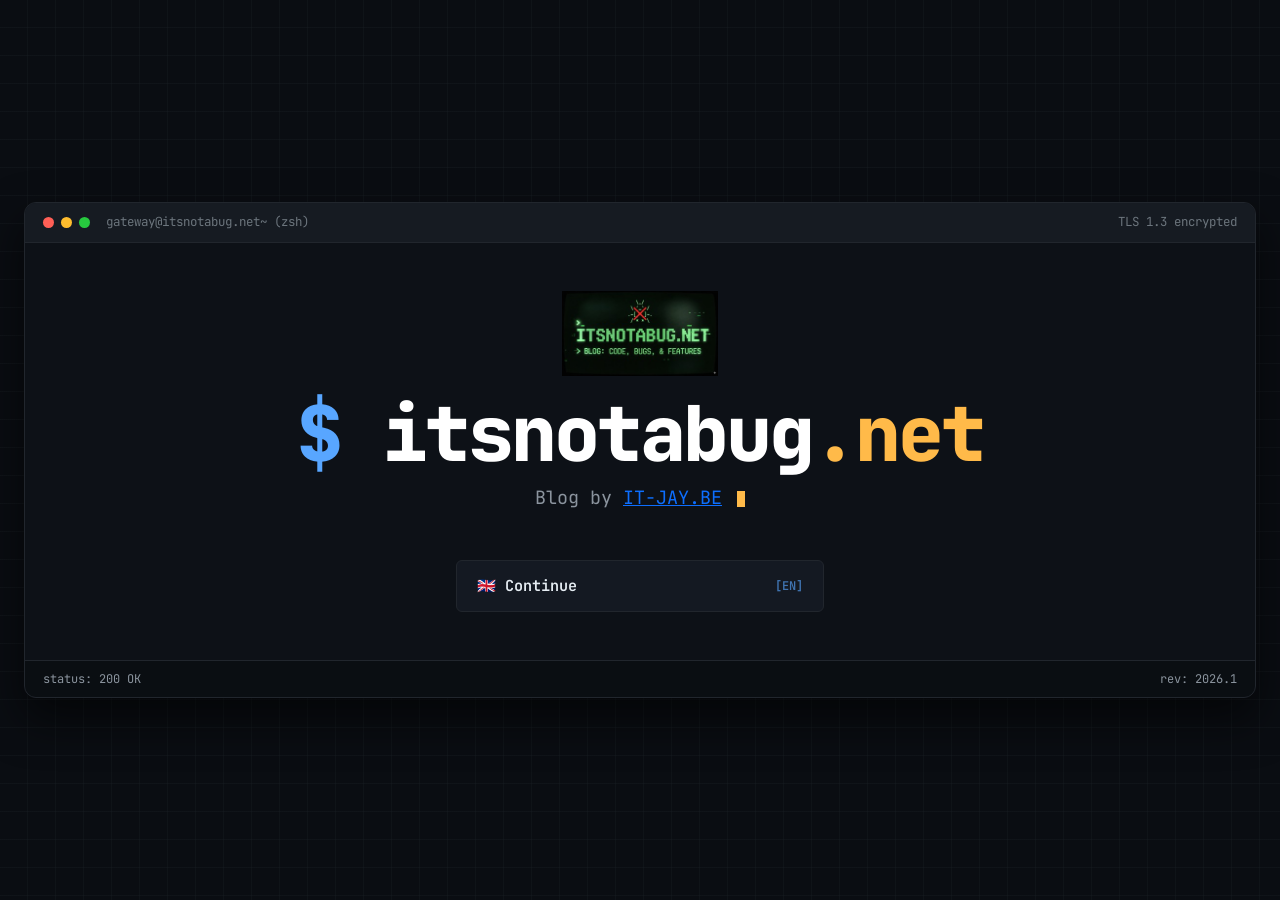
<file: index.html>
<!doctype html>
<html lang="en">
<head>
    <meta charset="UTF-8" />
    <meta name="viewport" content="width=device-width, initial-scale=1.0" />
    <meta http-equiv="X-UA-Compatible" content="IE=edge" />

    <!-- Basic SEO -->
    <title>itsnotabug.net | Tech Blog &amp; Engineering Garden</title>
    <meta name="description" content="An engineering and tech blog focused on cybersecurity, cloud architecture, aviation systems, hands-on Linux utilities, and digital detox." />
    <meta name="keywords" content="tech blog, cybersecurity, system architecture, cloud engineering, linux terminal, aviation IT, digital detox, IT-JAY" />
    <meta name="author" content="itsnotabug.net" />
    <meta name="robots" content="index, follow" />
    <link rel="canonical" href="https://itsnotabug.net/" />

    <!-- Open Graph / Facebook / LinkedIn -->
    <meta property="og:type" content="website" />
    <meta property="og:locale" content="en_US" />
    <meta property="og:site_name" content="itsnotabug.net" />
    <meta property="og:title" content="itsnotabug.net // Tech Blog &amp; Engineering Garden" />
    <meta property="og:description" content="In-depth technical notes, cloud architecture, cybersecurity insights, and hands-on computing without marketing buzzwords." />
    <meta property="og:url" content="https://itsnotabug.net/" />
    <meta property="og:image" content="https://itsnotabug.net/img/og-home.jpg" />

    <!-- Twitter Card -->
    <meta name="twitter:card" content="summary_large_image" />
    <meta name="twitter:title" content="itsnotabug.net | Tech Blog &amp; Engineering Garden" />
    <meta name="twitter:description" content="Hands-on engineering, cybersecurity analysis, cloud infrastructure, and practical IT insights." />
    <meta name="twitter:image" content="https://itsnotabug.net/img/og-home.jpg" />

    <!-- Browser Bar & Theme -->
    <meta name="theme-color" content="#0a0d12" />

    <!-- Google Fonts: JetBrains Mono -->
    <link rel="preconnect" href="https://fonts.googleapis.com" />
    <link rel="preconnect" href="https://fonts.gstatic.com" crossorigin />
    <link href="https://fonts.googleapis.com/css2?family=JetBrains+Mono:wght@400;600;700;800&display=swap" rel="stylesheet" />

    <!-- Bootstrap 5 CSS & Font Awesome -->
    <link href="https://cdn.jsdelivr.net/npm/bootstrap@5.3.2/dist/css/bootstrap.min.css" rel="stylesheet" />
    <link rel="stylesheet" href="https://cdnjs.cloudflare.com/ajax/libs/font-awesome/6.4.2/css/all.min.css" />
    <!-- Custom CSS -->
    <link rel="stylesheet" href="style_index.css" />
</head>
<body>

    <main class="gateway-card">
        <!-- Terminal Header -->
        <div class="terminal-header d-flex justify-content-between align-items-center">
            <div class="d-flex align-items-center gap-2">
                <div class="traffic-dots me-2">
                    <span class="traffic-dot dot-close"></span>
                    <span class="traffic-dot dot-min"></span>
                    <span class="traffic-dot dot-max"></span>
                </div>
                <span class="text-secondary">gateway@itsnotabug.net~ (zsh)</span>
            </div>
            <span class="text-secondary d-none d-sm-inline">TLS 1.3 encrypted</span>
        </div>

        <!-- Centralna zawartość -->
        <div class="p-4 p-sm-5 text-center">
            <!-- Logo SVG -->
            <div class="brand-logo-container mb-3">
                <img src="img/logo.jpeg" alt="itsnotabug Logo" class="img-fluid" style="max-height: 85px; width: auto;" />
            </div>

            <!-- Ogromne Logo Tekstowe -->
            <div class="giant-logo">
                <span class="prompt-sign">$</span> itsnotabug<span class="brand-dot">.net</span>
            </div>

            <!-- Krótki Slogan -->
            <div class="slogan-box mb-4 mb-sm-5">
                Blog by <a class="button" href="https://www.it-jay.be">IT-JAY.BE</a>
                <span class="terminal-caret"></span>
            </div>

            <!-- Przyciski wyboru wersji językowej -->
            <div class="row g-3 justify-content-center">
                <!-- <div class="col-12 col-sm-4">
                    <a href="pl/index_pl.html" class="lang-button">
                        <span>🇵🇱 Polski</span>
                        <span class="lang-code">[PL]</span>
                    </a>
                </div>
     
                <div class="col-12 col-sm-4">
                    <a href="index_en.html" class="lang-button">
                        <span>🇬🇧 English</span>
                        <span class="lang-code">[EN]</span>
                    </a>
                </div> -->    
                <div class="col-12 col-sm-4">
                    <a href="en/index_en.html" class="lang-button">
                        <span>🇬🇧 Continue</span>
                        <span class="lang-code">[EN]</span>
                    </a>
                </div>
            </div>
        </div>

        <!-- Stopka okna -->
        <div class="footer-note d-flex justify-content-between align-items-center">
            <span>status: 200 OK</span>
            <span>rev: 2026.1</span>
        </div>
    </main>

</body>
</html>
</file>
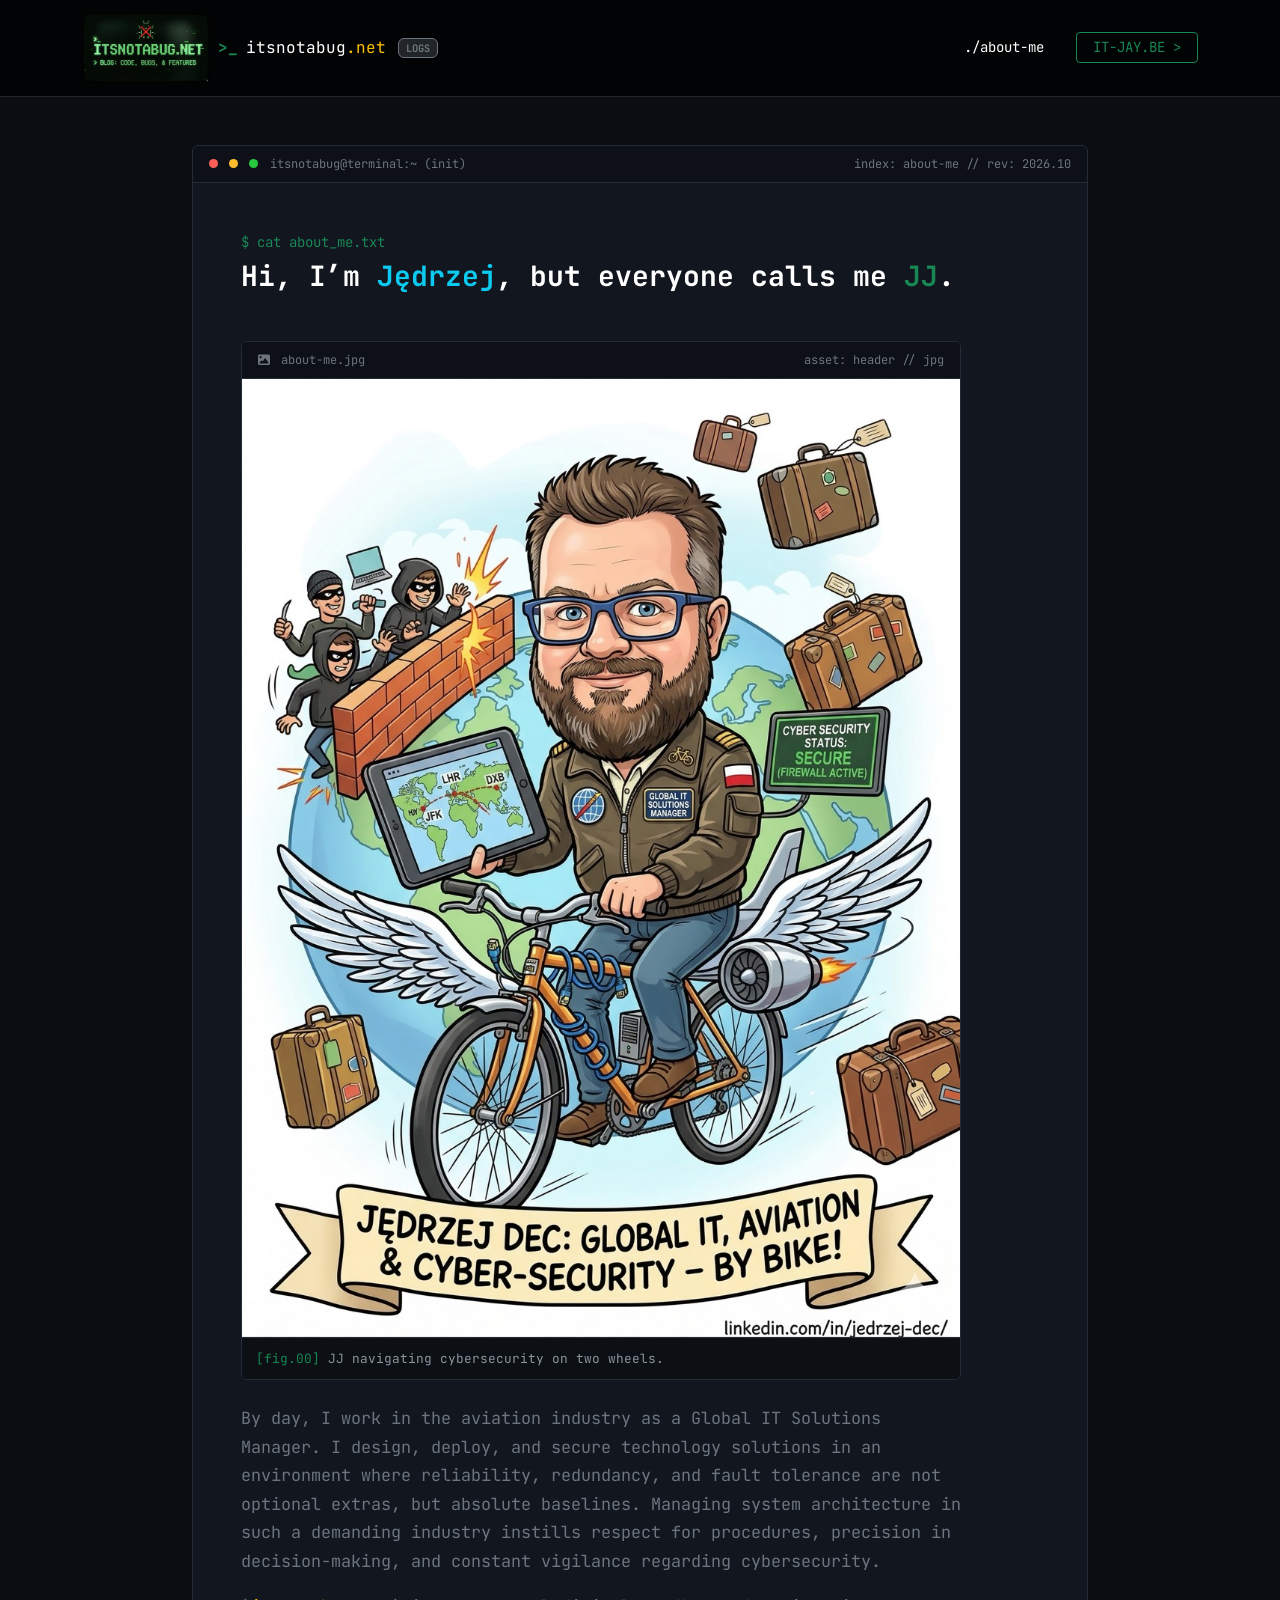
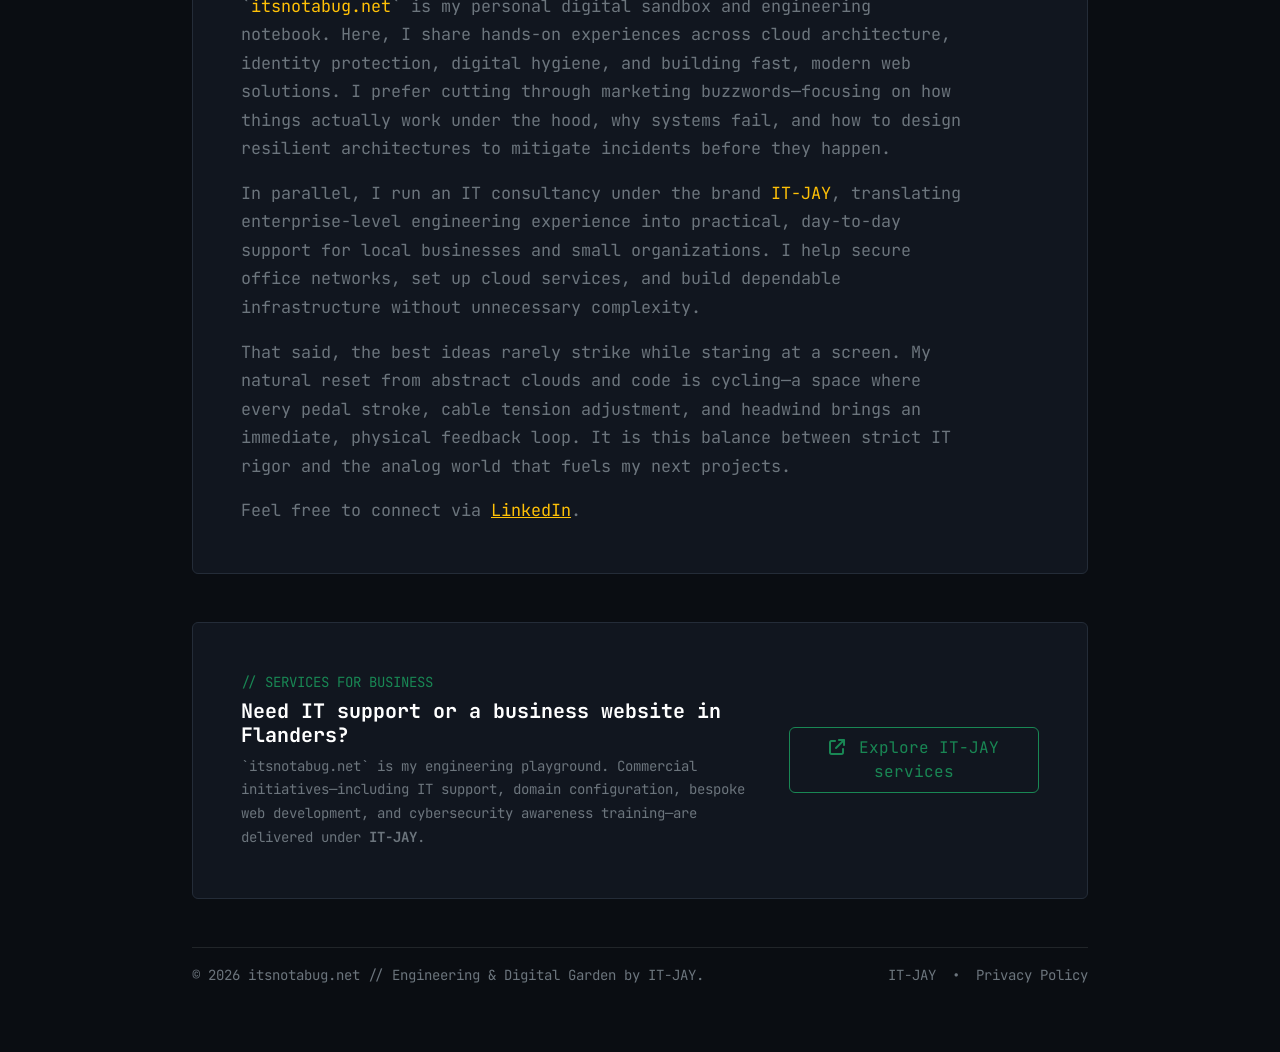
<file: en/about-me.html>
<!doctype html>
<html lang="en">
    <head>
        <meta charset="UTF-8" />
        <meta name="viewport" content="width=device-width, initial-scale=1.0" />
        <meta http-equiv="X-UA-Compatible" content="IE=edge" />

        <!-- SEO Podstawowe -->
        <title>itsnotabug.net | About Me // Engineering &amp; Digital Garden</title>
        <meta
            name="description"
            content="Engineering blog by Jędrzej (JJ) Dec: aviation IT, cybersecurity, cloud architecture, and bicycle mechanics." />
        <meta name="author" content="itsnotabug.net" />
        <link rel="canonical" href="https://itsnotabug.net/en/about-me.html" />

        <!-- Hreflang dla wersji dwujęzycznej -->
        <link rel="alternate" hreflang="pl" href="https://itsnotabug.net/pl/o-mnie.html" />
        <link rel="alternate" hreflang="en" href="https://itsnotabug.net/en/about-me.html" />
        <link rel="alternate" hreflang="x-default" href="https://itsnotabug.net/" />

        <!-- Open Graph / Social Media -->
        <meta property="og:type" content="profile" />
        <meta property="og:title" content="itsnotabug.net // About Me - Jędrzej (JJ) Dec" />
        <meta
            property="og:description"
            content="Global IT Solutions Manager in aviation, cybersecurity consultant at IT-JAY, and hands-on technology explorer." />
        <meta property="og:image" content="../img/og-home.jpg" />

        <meta name="theme-color" content="#0a0d12" />

        <!-- Google Fonts: JetBrains Mono + Inter -->
        <link rel="preconnect" href="https://fonts.googleapis.com" />
        <link rel="preconnect" href="https://fonts.gstatic.com" crossorigin />
        <link
            href="https://fonts.googleapis.com/css2?family=Inter:wght@400;500;600;700&family=JetBrains+Mono:wght@400;500;700&display=swap"
            rel="stylesheet" />

        <!-- Bootstrap 5 & FontAwesome -->
        <link href="https://cdn.jsdelivr.net/npm/bootstrap@5.3.3/dist/css/bootstrap.min.css" rel="stylesheet" />
        <link rel="stylesheet" href="https://cdnjs.cloudflare.com/ajax/libs/font-awesome/6.5.1/css/all.min.css" />
        <link rel="stylesheet" href="../style.css" />
    </head>

    <body>
        <!-- 1. GÓRNY PASEK NAWIGACJI -->
        <header class="border-bottom border-dark sticky-top bg-black bg-opacity-75" style="backdrop-filter: blur(8px)">
            <div class="container-xl">
                <nav class="navbar navbar-expand-lg navbar-dark py-2 px-0">
                    <a class="navbar-brand d-flex align-items-center gap-2 font-mono fs-6 text-white" href="index_en.html">
                        <!-- Miejsce na logo -->
                        <img
                            src="../img/logo.jpeg"
                            alt="Logo"
                            height="70"
                            class="d-inline-block align-text-top"
                            style="width: auto" />
                        <span class="text-success fw-bold">&gt;_</span>
                        <span>itsnotabug<span class="text-warning">.net</span></span>
                        <span
                            class="badge bg-dark border border-secondary text-secondary ms-1"
                            style="font-size: 0.65rem">
                            LOGS
                        </span>
                    </a>

                    <button
                        class="navbar-toggler border-0 shadow-none text-white"
                        type="button"
                        data-bs-toggle="collapse"
                        data-bs-target="#mainNav">
                        <i class="fa-solid fa-bars fs-5"></i>
                    </button>

                    <div class="collapse navbar-collapse justify-content-end" id="mainNav">
                        <ul class="navbar-nav align-items-lg-center gap-lg-3 my-3 my-lg-0 font-mono small">
                            <li class="nav-item">
                                <a class="nav-link nav-link-custom text-white" href="about-me.html">./about-me</a>
                            </li>

                            <!-- Przełącznik języka PL / EN -->
                            <!--<li class="nav-item ms-lg-2">
                                <div
                                    class="btn-group btn-group-sm p-1 bg-dark border border-secondary rounded"
                                    role="group">
                                    <a
                                        href="../pl/o-mnie.html"
                                        class="btn btn-sm btn-dark text-secondary border-0 px-2"
                                        style="font-size: 0.72rem"
                                        >PL</a>
                                    
                                    <span class="text-secondary align-self-center px-1" style="font-size: 0.7rem"
                                        >|</span>
                                    
                                    <a
                                        href="../en/about-me.html"
                                        class="btn btn-sm btn-dark active fw-bold text-success border-0 px-2"
                                        style="font-size: 0.72rem"
                                        >EN</a>
                                </div>
                            </li>-->

                            <!-- Odsyłacz do IT-JAY -->
                            <li class="nav-item ms-lg-2">
                                <a
                                    href="https://it-jay.be"
                                    target="_blank"
                                    class="btn btn-outline-success btn-sm font-mono px-3">
                                    <span>IT-JAY.BE &gt;</span>
                                </a>
                            </li>
                        </ul>
                    </div>
                </nav>
            </div>
        </header>

        <!-- 2. GŁÓWNA TREŚĆ -->
        <main class="py-4 py-md-5">
            <div class="container-xl" style="max-width: 920px">
                <!-- HERO: KONSOLA WPROWADZAJĄCA -->
                <section class="terminal-window mb-4 mb-md-5">
                    <div class="terminal-header d-flex align-items-center justify-content-between font-mono">
                        <div class="d-flex align-items-center">
                            <div class="traffic-dots me-2">
                                <span class="dot-red"></span>
                                <span class="dot-yellow"></span>
                                <span class="dot-green"></span>
                            </div>
                            <span class="text-secondary">itsnotabug@terminal:~ (init)</span>
                        </div>
                        <div class="d-none d-sm-block text-secondary">index: about-me // rev: 2026.10</div>
                    </div>

                    <div class="p-4 p-md-5 font-mono">
                        <div class="text-success small mb-1">$ cat about_me.txt</div>
                        <h1 class="h3 fw-bold text-white mb-3">
                            Hi, I’m <span class="text-info">Jędrzej</span>, but everyone calls me
                            <span class="text-success">JJ</span>.
                        </h1>

                        <!-- Treść stała -->
                        <div class="d-flex flex-column gap-3 font-sans text-secondary mt-3" style="font-size: 1.05rem; max-width: 720px">
                            <!-- Grafika wprowadzająca -->
                            <figure class="tech-figure mb-2">
                                <div class="terminal-header d-flex align-items-center justify-content-between font-mono">
                                    <span class="text-secondary">
                                        <i class="fa-solid fa-image me-1"></i> about-me.jpg
                                    </span>
                                    <span class="text-secondary">asset: header // jpg</span>
                                </div>
                                <img
                                    src="../img/o_mnie_karykatura.jpeg"
                                    alt="JJ handling cybersecurity on a bicycle"
                                    loading="lazy"
                                    class="w-100 d-block" />
                                <figcaption class="tech-caption font-mono">
                                    <span class="text-success">[fig.00]</span> JJ navigating cybersecurity on two wheels.
                                </figcaption>
                            </figure>

                            <p class="mb-0">
                                By day, I work in the aviation industry as a Global IT Solutions Manager. I design, deploy, and secure technology solutions in an environment where reliability, redundancy, and fault tolerance are not optional extras, but absolute baselines. Managing system architecture in such a demanding industry instills respect for procedures, precision in decision-making, and constant vigilance regarding cybersecurity.
                            </p>

                            <p class="mb-0">
                                `<span class="text-warning">itsnotabug.net</span>` is my personal digital sandbox and engineering notebook. Here, I share hands-on experiences across cloud architecture, identity protection, digital hygiene, and building fast, modern web solutions. I prefer cutting through marketing buzzwords—focusing on how things actually work under the hood, why systems fail, and how to design resilient architectures to mitigate incidents before they happen.
                            </p>

                            <p class="mb-0">
                                In parallel, I run an IT consultancy under the brand <span class="text-warning">IT-JAY</span>, translating enterprise-level engineering experience into practical, day-to-day support for local businesses and small organizations. I help secure office networks, set up cloud services, and build dependable infrastructure without unnecessary complexity.
                            </p>

                            <p class="mb-0">
                                That said, the best ideas rarely strike while staring at a screen. My natural reset from abstract clouds and code is cycling—a space where every pedal stroke, cable tension adjustment, and headwind brings an immediate, physical feedback loop. It is this balance between strict IT rigor and the analog world that fuels my next projects.
                            </p>

                            <p class="mb-0">
                                Feel free to connect via <a class="text-warning" href="https://www.linkedin.com/in/jedrzej-dec/" target="_blank" rel="noopener">LinkedIn</a>.
                            </p>
                        </div>
                    </div>
                </section>

                <!-- BANNER BIZNESOWY / IT-JAY BRIDGE -->
                <section id="manifest" class="terminal-window p-4 p-md-5 mb-5 font-mono">
                    <div class="row align-items-center g-4">
                        <div class="col-lg-8">
                            <div class="text-success small mb-1">// SERVICES FOR BUSINESS</div>
                            <h3 class="h5 fw-bold text-white mb-2">
                                Need IT support or a business website in Flanders?
                            </h3>
                            <p class="text-secondary small mb-0 font-sans">
                                `itsnotabug.net` is my engineering playground. Commercial initiatives—including IT support, domain configuration, bespoke web development, and cybersecurity awareness training—are delivered under 
                                <strong>IT-JAY</strong>.
                            </p>
                        </div>
                        <div class="col-lg-4 text-lg-end">
                            <a
                                href="https://it-jay.be"
                                target="_blank"
                                rel="noopener"
                                class="btn btn-outline-success font-mono px-3 py-2 w-100 w-lg-auto">
                                <i class="fa-solid fa-arrow-up-right-from-square me-1"></i> Explore IT-JAY services
                            </a>
                        </div>
                    </div>
                </section>

                <!-- STOPKA -->
                <footer
                    class="d-flex flex-column flex-sm-row justify-content-between align-items-center py-3 text-secondary small border-top border-dark font-mono">
                    <div>© 2026 itsnotabug.net // Engineering &amp; Digital Garden by IT-JAY.</div>
                    <div class="d-flex gap-3 mt-2 mt-sm-0">
                        <a href="https://it-jay.be" class="text-secondary text-decoration-none hover-white">IT-JAY</a>
                        <span>•</span>
                        <a
                            href="https://it-jay.be/privacy-policy"
                            class="text-secondary text-decoration-none hover-white"
                            >Privacy Policy</a
                        >
                    </div>
                </footer>
            </div>
        </main>

        <script src="https://cdn.jsdelivr.net/npm/bootstrap@5.3.3/dist/js/bootstrap.bundle.min.js"></script>
    </body>
</html>
</file>
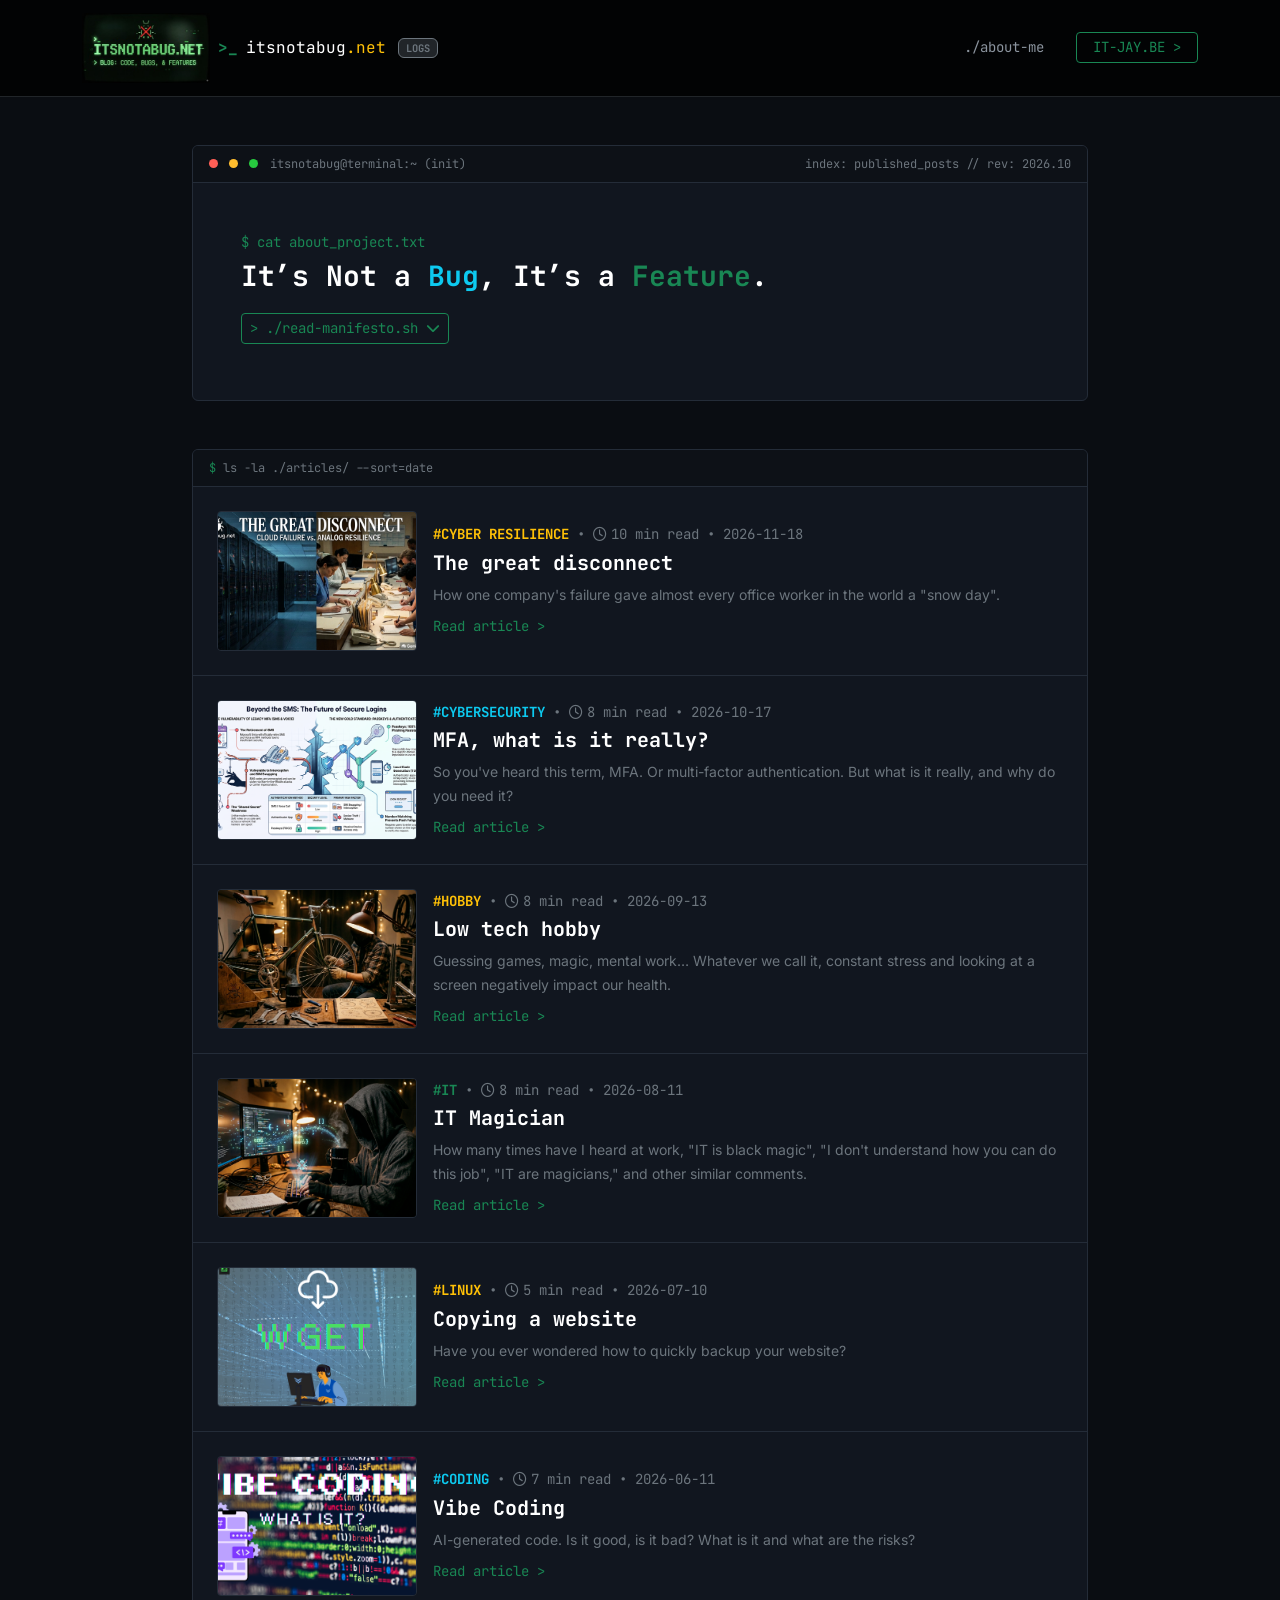
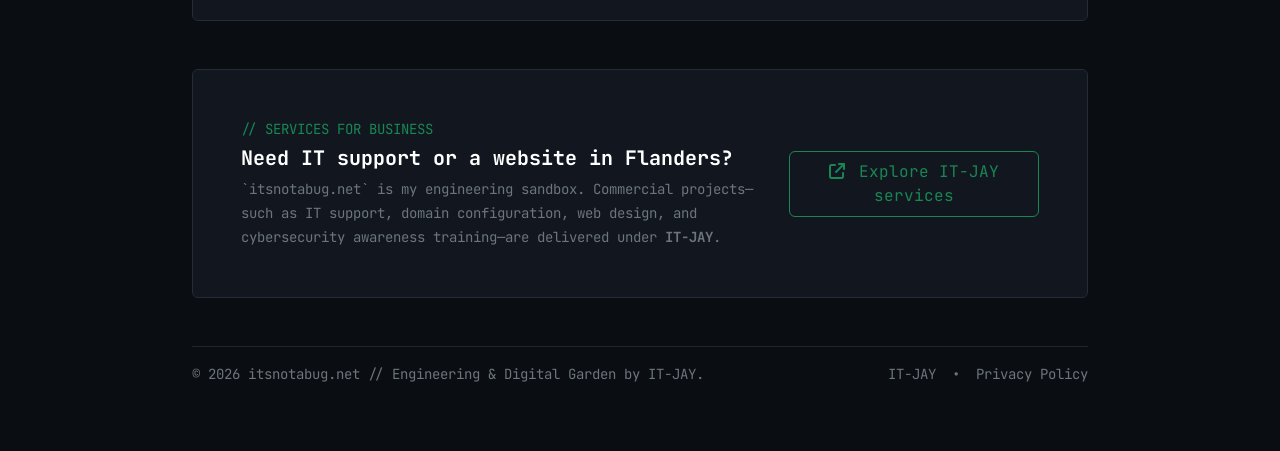
<file: en/index_en.html>
<!doctype html>
<html lang="en">
    <head>
        <meta charset="UTF-8" />
        <meta name="viewport" content="width=device-width, initial-scale=1.0" />
        <meta http-equiv="X-UA-Compatible" content="IE=edge" />

        <!-- Basic SEO -->
        <title>itsnotabug.net | Tech Blog &amp; Digital Garden</title>
        <meta
            name="description"
            content="Engineering blog: cybersecurity, cloud architecture, aviation systems, and digital detox culture." />
        <meta name="author" content="itsnotabug.net" />
        <link rel="canonical" href="https://itsnotabug.net/index_en.html" />

        <!-- Multilingual Hreflang -->
        <link rel="alternate" hreflang="pl" href="https://itsnotabug.net/index_pl.html" />
        <link rel="alternate" hreflang="nl" href="https://itsnotabug.net/index_nl.html" />
        <link rel="alternate" hreflang="en" href="https://itsnotabug.net/index_en.html" />
        <link rel="alternate" hreflang="x-default" href="https://itsnotabug.net/" />

        <!-- Open Graph / Social Media -->
        <meta property="og:type" content="website" />
        <meta property="og:title" content="itsnotabug.net // Tech Blog &amp; Digital Garden" />
        <meta
            property="og:description"
            content="Hands-on engineering analysis, cloud architecture, cybersecurity, and technology without marketing fluff." />
        <meta property="og:image" content="https://itsnotabug.net/img/og-home.jpg" />

        <meta name="theme-color" content="#0a0d12" />

        <!-- Google Fonts: JetBrains Mono + Inter -->
        <link rel="preconnect" href="https://fonts.googleapis.com" />
        <link rel="preconnect" href="https://fonts.gstatic.com" crossorigin />
        <link
            href="https://fonts.googleapis.com/css2?family=Inter:wght@400;500;600;700&family=JetBrains+Mono:wght@400;500;700&display=swap"
            rel="stylesheet" />

        <!-- Bootstrap 5 & FontAwesome -->
        <link href="https://cdn.jsdelivr.net/npm/bootstrap@5.3.3/dist/css/bootstrap.min.css" rel="stylesheet" />
        <link rel="stylesheet" href="https://cdnjs.cloudflare.com/ajax/libs/font-awesome/6.5.1/css/all.min.css" />
        <link rel="stylesheet" href="../style.css" />
    </head>

    <body>
        <!-- 1. TOP NAVIGATION BAR -->
        <header class="border-bottom border-dark sticky-top bg-black bg-opacity-75" style="backdrop-filter: blur(8px)">
            <div class="container-xl">
                <nav class="navbar navbar-expand-lg navbar-dark py-2 px-0">
                    <a class="navbar-brand d-flex align-items-center gap-2 font-mono fs-6 text-white" href="index_en.html">
                        <!-- Logo Placeholder -->
                        <img 
                            src="../img/logo.jpeg" 
                            alt="Logo" 
                            height="70" 
                            class="d-inline-block align-text-top"
                            style="width: auto;" />
                        <span class="text-success fw-bold">&gt;_</span>
                        <span>itsnotabug<span class="text-warning">.net</span></span>
                        <span
                            class="badge bg-dark border border-secondary text-secondary ms-1"
                            style="font-size: 0.65rem">
                            LOGS
                        </span>
                    </a>

                    <button
                        class="navbar-toggler border-0 shadow-none text-white"
                        type="button"
                        data-bs-toggle="collapse"
                        data-bs-target="#mainNav">
                        <i class="fa-solid fa-bars fs-5"></i>
                    </button>

                    <div class="collapse navbar-collapse justify-content-end" id="mainNav">
                        <ul class="navbar-nav align-items-lg-center gap-lg-3 my-3 my-lg-0 font-mono small">
                            <li class="nav-item">
                                <a class="nav-link nav-link-custom" href="about-me.html">./about-me</a>
                            </li>

                            <!-- Language Switcher -->
                            <!--<li class="nav-item ms-lg-2">
                                <div
                                    class="btn-group btn-group-sm p-1 bg-dark border border-secondary rounded"
                                    role="group">
                                    <a
                                        href="index_en.html"
                                        class="btn btn-sm btn-dark active fw-bold text-success border-0 px-2"
                                        style="font-size: 0.72rem"
                                        >EN</a
                                    >
                                    <span class="text-secondary align-self-center px-1" style="font-size: 0.7rem"
                                        >|</span
                                    >
                                    <a
                                        href="index_pl.html"
                                        class="btn btn-sm btn-dark text-secondary border-0 px-2"
                                        style="font-size: 0.72rem"
                                        >PL</a
                                    >
                                </div>
                            </li>-->

                            <!-- IT-JAY Link -->
                            <li class="nav-item ms-lg-2">
                                <a
                                    href="https://it-jay.be"
                                    target="_blank"
                                    class="btn btn-outline-success btn-sm font-mono px-3">
                                    <span>IT-JAY.BE &gt;</span>
                                </a>
                            </li>
                        </ul>
                    </div>
                </nav>
            </div>
        </header>

        <!-- 2. MAIN CONTENT -->
        <main class="py-4 py-md-5">
            <div class="container-xl" style="max-width: 920px">
                <!-- HERO: INTRODUCTORY CONSOLE -->
                <section class="terminal-window mb-4 mb-md-5">
                    <div class="terminal-header d-flex align-items-center justify-content-between font-mono">
                        <div class="d-flex align-items-center">
                            <div class="traffic-dots me-2">
                                <span class="dot-red"></span>
                                <span class="dot-yellow"></span>
                                <span class="dot-green"></span>
                            </div>
                            <span class="text-secondary">itsnotabug@terminal:~ (init)</span>
                        </div>
                        <div class="d-none d-sm-block text-secondary">index: published_posts // rev: 2026.10</div>
                    </div>

                    <div class="p-4 p-md-5 font-mono">
                        <div class="text-success small mb-1">$ cat about_project.txt</div>
                        <h1 class="h3 fw-bold text-white mb-3">
                            It’s Not a <span class="text-info">Bug</span>, It’s a
                            <span class="text-success">Feature</span>.
                        </h1>

                        <!-- Expand Button with Animated Arrow -->
                        <div class="pt-1 pb-2">
                            <button
                                class="btn btn-outline-success btn-sm font-mono d-inline-flex align-items-center gap-2 collapsed cli-collapse-btn"
                                type="button"
                                data-bs-toggle="collapse"
                                data-bs-target="#manifestoContent"
                                aria-expanded="false"
                                aria-controls="manifestoContent">
                                <span class="btn-prompt-text">&gt; ./read-manifesto.sh</span>
                                <i class="fa-solid fa-chevron-down toggle-arrow"></i>
                            </button>
                        </div>

                        <!-- Collapsible Content -->
                        <div class="collapse mt-3" id="manifestoContent">
                            <div
                                class="d-flex flex-column gap-3 font-sans text-secondary"
                                style="font-size: 1.05rem; max-width: 720px">

                                <!-- Top Image inside Collapse -->
                                <figure class="tech-figure mb-2">
                                    <div class="terminal-header d-flex align-items-center justify-content-between font-mono">
                                        <span class="text-secondary"><i class="fa-solid fa-image me-1"></i> manifesto_cover.jpg</span>
                                        <span class="text-secondary">asset: header // jpg</span>
                                    </div>
                                    <img 
                                        src="../img/intro.jpeg" 
                                        alt="It's not a bug, it's a feature" 
                                        loading="lazy" 
                                        class="w-100 d-block" />
                                    <figcaption class="tech-caption font-mono">
                                        <span class="text-success">[fig.00]</span> Debugging reality: where code meets engineering.
                                    </figcaption>
                                </figure>

                                <p class="mb-0">
                                    It's official. The domain is registered, the server is up and running, and the first git commit has reached production. Welcome to
                                    <span class="text-warning font-mono">itsnotabug.eu</span>.
                                </p>

                                <p class="mb-0">
                                    Why this name? If you've been in IT for more than 15 minutes, you definitely know this phrase. It's the ultimate developer's excuse when the system begins acting... creatively. But to me, it's more than just an industry joke.
                                </p>

                                <p class="mb-0">
                                    In the world of code (and life), the line between a bug and a feature can be remarkably thin. Often, it's errors that lead us to the biggest breakthroughs, force us to rethink our assumptions, and teach respect for documentation. On this blog, I share insights on:
                                </p>

                                <ul class="mb-0 ps-3">
                                    <li>Technologies that sometimes fail us (yet we love them anyway).</li>
                                    <li>Solving problems that shouldn't exist in the first place.</li>
                                    <li>System architecture designed so that "bugs" simply happen less often.</li>
                                </ul>

                                <p class="mb-0">
                                    Make yourself at home. I hope you find something useful here for your next debugging session.
                                </p>
                            </div>
                        </div>
                    </div>
                </section>

                <!-- POST LIST / ARTICLE REPOSITORY -->
                <section id="posts" class="terminal-window mb-5">
                    <div class="terminal-header d-flex align-items-center justify-content-between font-mono">
                        <span class="text-secondary"
                            ><span class="text-success">$</span> ls -la ./articles/ --sort=date</span
                        >
                    </div>

                    <div class="p-0">
                        
                        <!-- POST Outlook outage -->
                        <a href="2026/11/microsoft-outage.html" class="post-entry">
                            <div class="row g-3 align-items-center">
                                <div class="col-md-3">
                                    <div class="thumb-box">
                                        <img src="../img/head-microsoft-outage.png" alt="MFA Token Flow" loading="lazy" />
                                    </div>
                                </div>
                                <div class="col-md-9">
                                    <div
                                        class="d-flex flex-wrap align-items-center gap-2 font-mono small text-secondary mb-1">
                                        <span class="text-warning fw-bold">#CYBER RESILIENCE</span>
                                        <span>•</span>
                                        <span><i class="fa-regular fa-clock me-1"></i>10 min read</span>
                                        <span>•</span>
                                        <span>2026-11-18</span>
                                    </div>
                                    <h2 class="h5 fw-bold text-white mb-2 font-mono transition-colors">
                                        The great disconnect
                                    </h2>
                                    <p class="text-secondary small mb-2 font-sans">
                                        How one company's failure gave almost every office worker in the world a "snow day".
                                    </p>
                                    <div class="font-mono text-success small">
                                        <span>Read article &gt;</span>
                                    </div>
                                </div>
                            </div>
                        </a>
                                      <!-- POST MFA -->
                        <a href="2026/10/mfa.html" class="post-entry">
                            <div class="row g-3 align-items-center">
                                <div class="col-md-3">
                                    <div class="thumb-box">
                                        <img src="../img/head-MFA-what-is-it-really.png" alt="MFA Token Flow" loading="lazy" />
                                    </div>
                                </div>
                                <div class="col-md-9">
                                    <div
                                        class="d-flex flex-wrap align-items-center gap-2 font-mono small text-secondary mb-1">
                                        <span class="text-info fw-bold">#CYBERSECURITY</span>
                                        <span>•</span>
                                        <span><i class="fa-regular fa-clock me-1"></i>8 min read</span>
                                        <span>•</span>
                                        <span>2026-10-17</span>
                                    </div>
                                    <h2 class="h5 fw-bold text-white mb-2 font-mono transition-colors">
                                        MFA, what is it really?
                                    </h2>
                                    <p class="text-secondary small mb-2 font-sans">
                                        So you've heard this term, MFA. Or multi-factor authentication. But what is it really, and why do you need it?
                                    </p>
                                    <div class="font-mono text-success small">
                                        <span>Read article &gt;</span>
                                    </div>
                                </div>
                            </div>
                        </a>
                        
                              <!-- POST low tech hobby -->
                        <a href="2026/09/low-tech-hobby.html" class="post-entry">
                            <div class="row g-3 align-items-center">
                                <div class="col-md-3">
                                    <div class="thumb-box">
                                        <img src="../img/head-low-tech-hobby.png" alt="MFA Token Flow" loading="lazy" />
                                    </div>
                                </div>
                                <div class="col-md-9">
                                    <div
                                        class="d-flex flex-wrap align-items-center gap-2 font-mono small text-secondary mb-1">
                                        <span class="text-warning fw-bold">#HOBBY</span>
                                        <span>•</span>
                                        <span><i class="fa-regular fa-clock me-1"></i>8 min read</span>
                                        <span>•</span>
                                        <span>2026-09-13</span>
                                    </div>
                                    <h2 class="h5 fw-bold text-white mb-2 font-mono transition-colors">
                                        Low tech hobby
                                    </h2>
                                    <p class="text-secondary small mb-2 font-sans">
                                        Guessing games, magic, mental work… Whatever we call it, constant stress and looking at
                            a screen negatively impact our health.
                                    </p>
                                    <div class="font-mono text-success small">
                                        <span>Read article &gt;</span>
                                    </div>
                                </div>
                            </div>
                        </a>
                        
                        <!-- POST IT magician -->
                        <a href="2026/08/it-magician.html" class="post-entry">
                            <div class="row g-3 align-items-center">
                                <div class="col-md-3">
                                    <div class="thumb-box">
                                        <img src="../img/head-IT-magician.png" alt="MFA Token Flow" loading="lazy" />
                                    </div>
                                </div>
                                <div class="col-md-9">
                                    <div
                                        class="d-flex flex-wrap align-items-center gap-2 font-mono small text-secondary mb-1">
                                        <span class="text-success fw-bold">#IT</span>
                                        <span>•</span>
                                        <span><i class="fa-regular fa-clock me-1"></i>8 min read</span>
                                        <span>•</span>
                                        <span>2026-08-11</span>
                                    </div>
                                    <h2 class="h5 fw-bold text-white mb-2 font-mono transition-colors">
                                        IT Magician
                                    </h2>
                                    <p class="text-secondary small mb-2 font-sans">
                                        How many times have I heard at work, "IT is black magic", "I don't understand how you can do
                            this job", "IT are magicians," and other similar comments.
                                    </p>
                                    <div class="font-mono text-success small">
                                        <span>Read article &gt;</span>
                                    </div>
                                </div>
                            </div>
                        </a>

                        <!-- POST copying a websiteś -->
                        <a href="2026/07/copying-a-website.html" class="post-entry">
                            <div class="row g-3 align-items-center">
                                <div class="col-md-3">
                                    <div class="thumb-box">
                                        <img src="../img/head-wget.png" alt="Aviation Automation" loading="lazy" />
                                    </div>
                                </div>
                                <div class="col-md-9">
                                    <div
                                        class="d-flex flex-wrap align-items-center gap-2 font-mono small text-secondary mb-1">
                                        <span class="text-warning fw-bold">#LINUX</span>
                                        <span>•</span>
                                        <span><i class="fa-regular fa-clock me-1"></i>5 min read</span>
                                        <span>•</span>
                                        <span>2026-07-10</span>
                                    </div>
                                    <h2 class="h5 fw-bold text-white mb-2 font-mono transition-colors">
                                        Copying a website
                                    </h2>
                                    <p class="text-secondary small mb-2 font-sans">
                                        Have you ever wondered how to quickly backup your website?
                                    </p>
                                    <div class="font-mono text-success small">
                                        <span>Read article &gt;</span>
                                    </div>
                                </div>
                            </div>
                        </a>

                        <!-- POST vibe coding -->
                        <a href="2026/06/vibe-coding.html" class="post-entry">
                            <div class="row g-3 align-items-center">
                                <div class="col-md-3">
                                    <div class="thumb-box">
                                        <img
                                            src="../img/head-vibe-coding.png"
                                            alt="Bicycle Mechanics & Focus"
                                            loading="lazy" />
                                    </div>
                                </div>
                                <div class="col-md-9">
                                    <div
                                        class="d-flex flex-wrap align-items-center gap-2 font-mono small text-secondary mb-1">
                                        <span class="text-info fw-bold">#CODING</span>
                                        <span>•</span>
                                        <span><i class="fa-regular fa-clock me-1"></i>7 min read</span>
                                        <span>•</span>
                                        <span>2026-06-11</span>
                                    </div>
                                    <h2 class="h5 fw-bold text-white mb-2 font-mono transition-colors">
                                        Vibe Coding
                                    </h2>
                                    <p class="text-secondary small mb-2 font-sans">
                                        AI-generated code. Is it good, is it bad? What is it and what are the risks?
                                    </p>
                                    <div class="font-mono text-success small">
                                        <span>Read article &gt;</span>
                                    </div>
                                </div>
                            </div>
                        </a>
                    </div>
                </section>

                <!-- BUSINESS BANNER / IT-JAY BRIDGE -->
                <section id="manifest" class="terminal-window p-4 p-md-5 mb-5 font-mono">
                    <div class="row align-items-center g-4">
                        <div class="col-lg-8">
                            <div class="text-success small mb-1">// SERVICES FOR BUSINESS</div>
                            <h3 class="h5 fw-bold text-white mb-2">Need IT support or a website in Flanders?</h3>
                            <p class="text-secondary small mb-0 font-sans">
                                `itsnotabug.net` is my engineering sandbox. Commercial projects—such as IT support, domain configuration, web design, and cybersecurity awareness training—are delivered under 
                                <strong>IT-JAY</strong>.
                            </p>
                        </div>
                        <div class="col-lg-4 text-lg-end">
                            <a
                                href="https://it-jay.be"
                                target="_blank"
                                rel="noopener"
                                class="btn btn-outline-success font-mono px-3 py-2 w-100 w-lg-auto">
                                <i class="fa-solid fa-arrow-up-right-from-square me-1"></i> Explore IT-JAY services
                            </a>
                        </div>
                    </div>
                </section>

                <!-- FOOTER -->
                <footer
                    class="d-flex flex-column flex-sm-row justify-content-between align-items-center py-3 text-secondary small border-top border-dark font-mono">
                    <div>© 2026 itsnotabug.net // Engineering &amp; Digital Garden by IT-JAY.</div>
                    <div class="d-flex gap-3 mt-2 mt-sm-0">
                        <a href="https://it-jay.be" class="text-secondary text-decoration-none hover-white">IT-JAY</a>
                        <!--<span>•</span>
                        <a href="/feed.xml" class="text-secondary text-decoration-none hover-white">RSS</a>-->
                        <span>•</span>
                        <a href="https://it-jay.be/privacy-policy" class="text-secondary text-decoration-none hover-white"
                            >Privacy Policy</a
                        >
                    </div>
                </footer>
            </div>
        </main>

        <script src="https://cdn.jsdelivr.net/npm/bootstrap@5.3.3/dist/js/bootstrap.bundle.min.js"></script>
    </body>
</html>
</file>
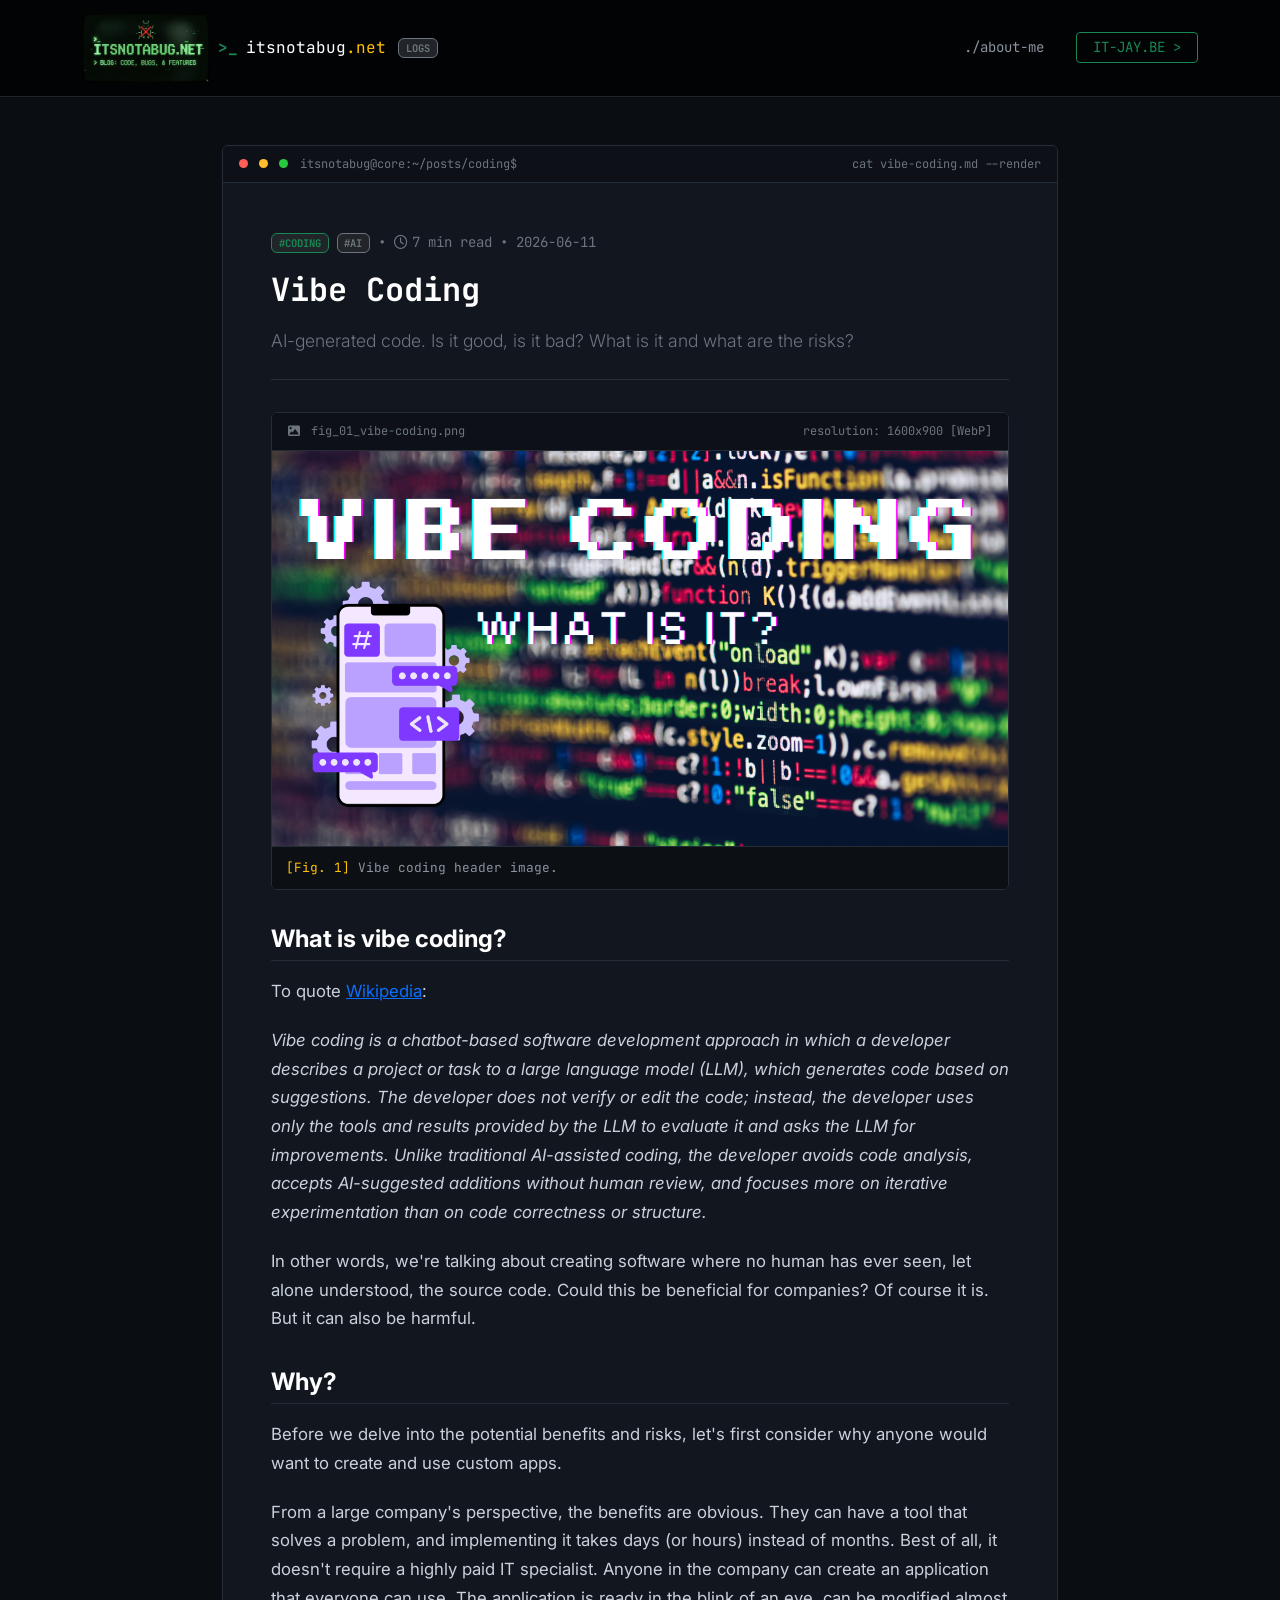
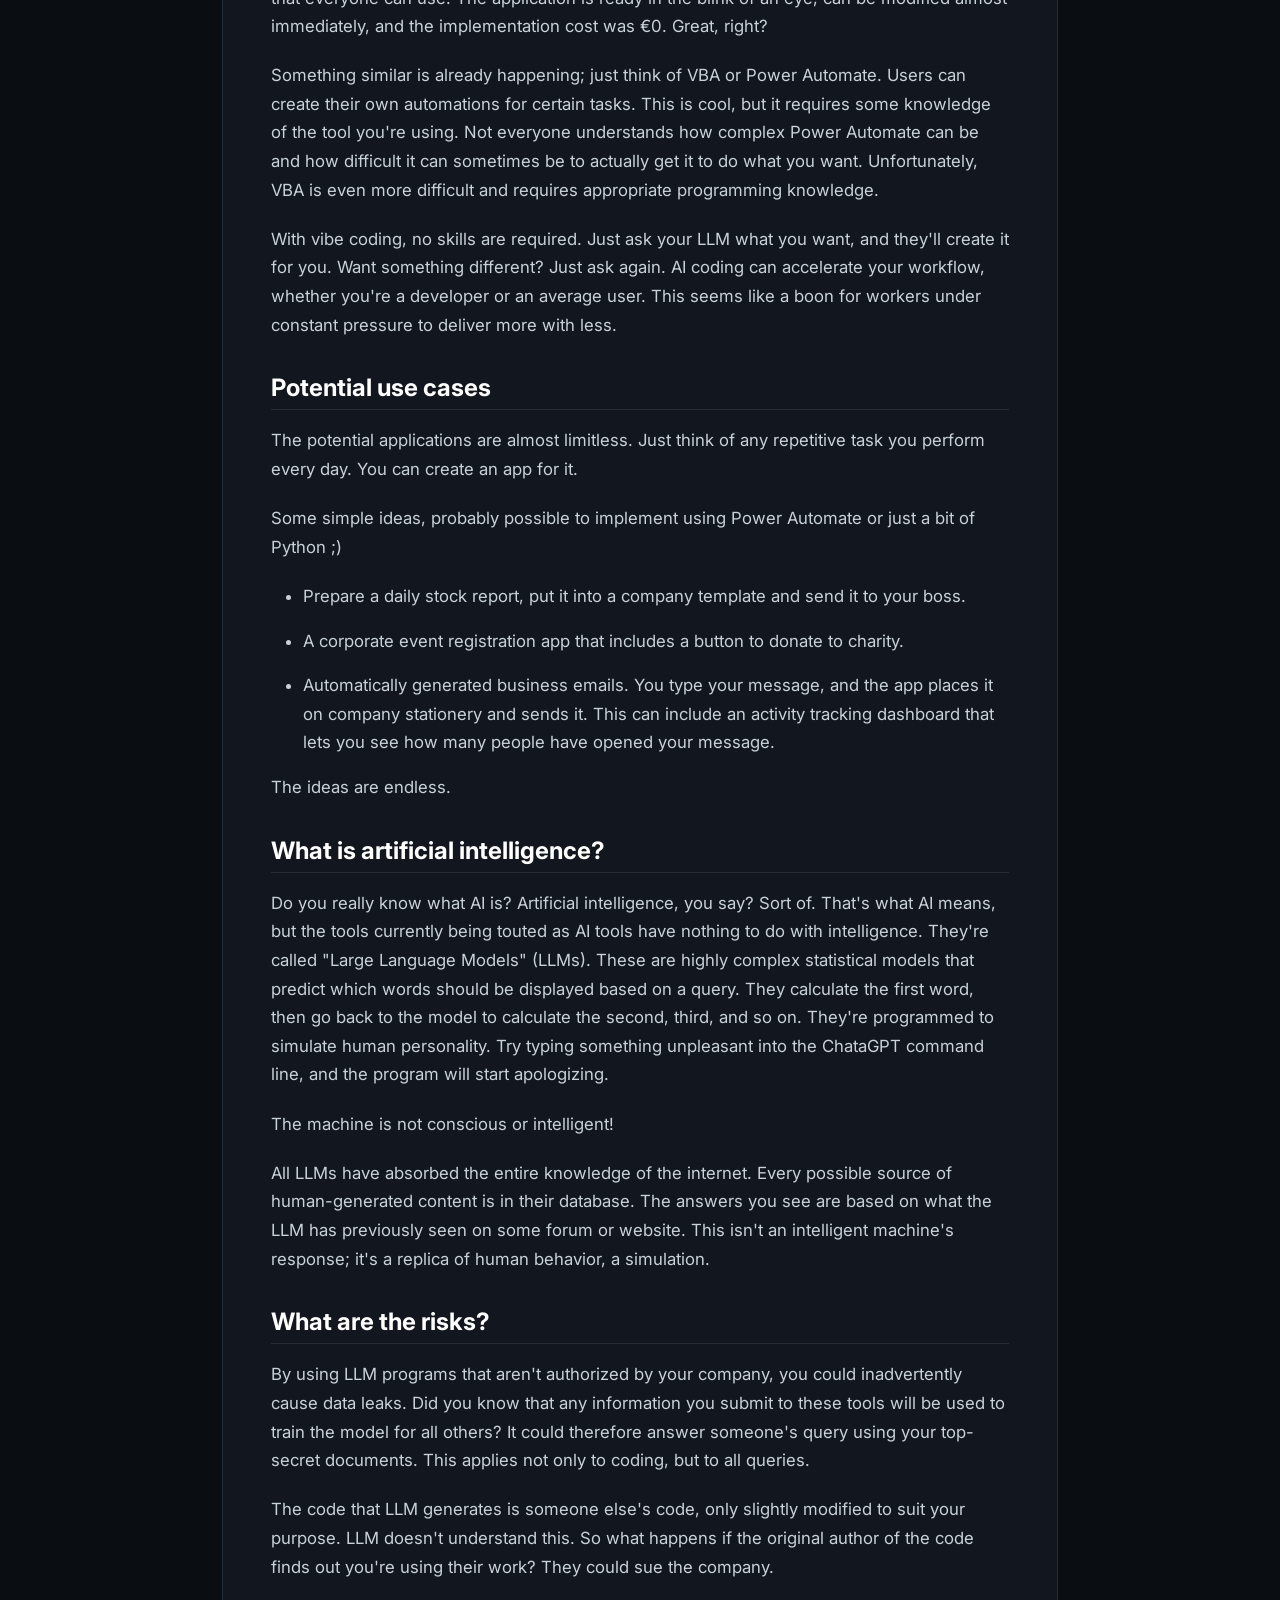
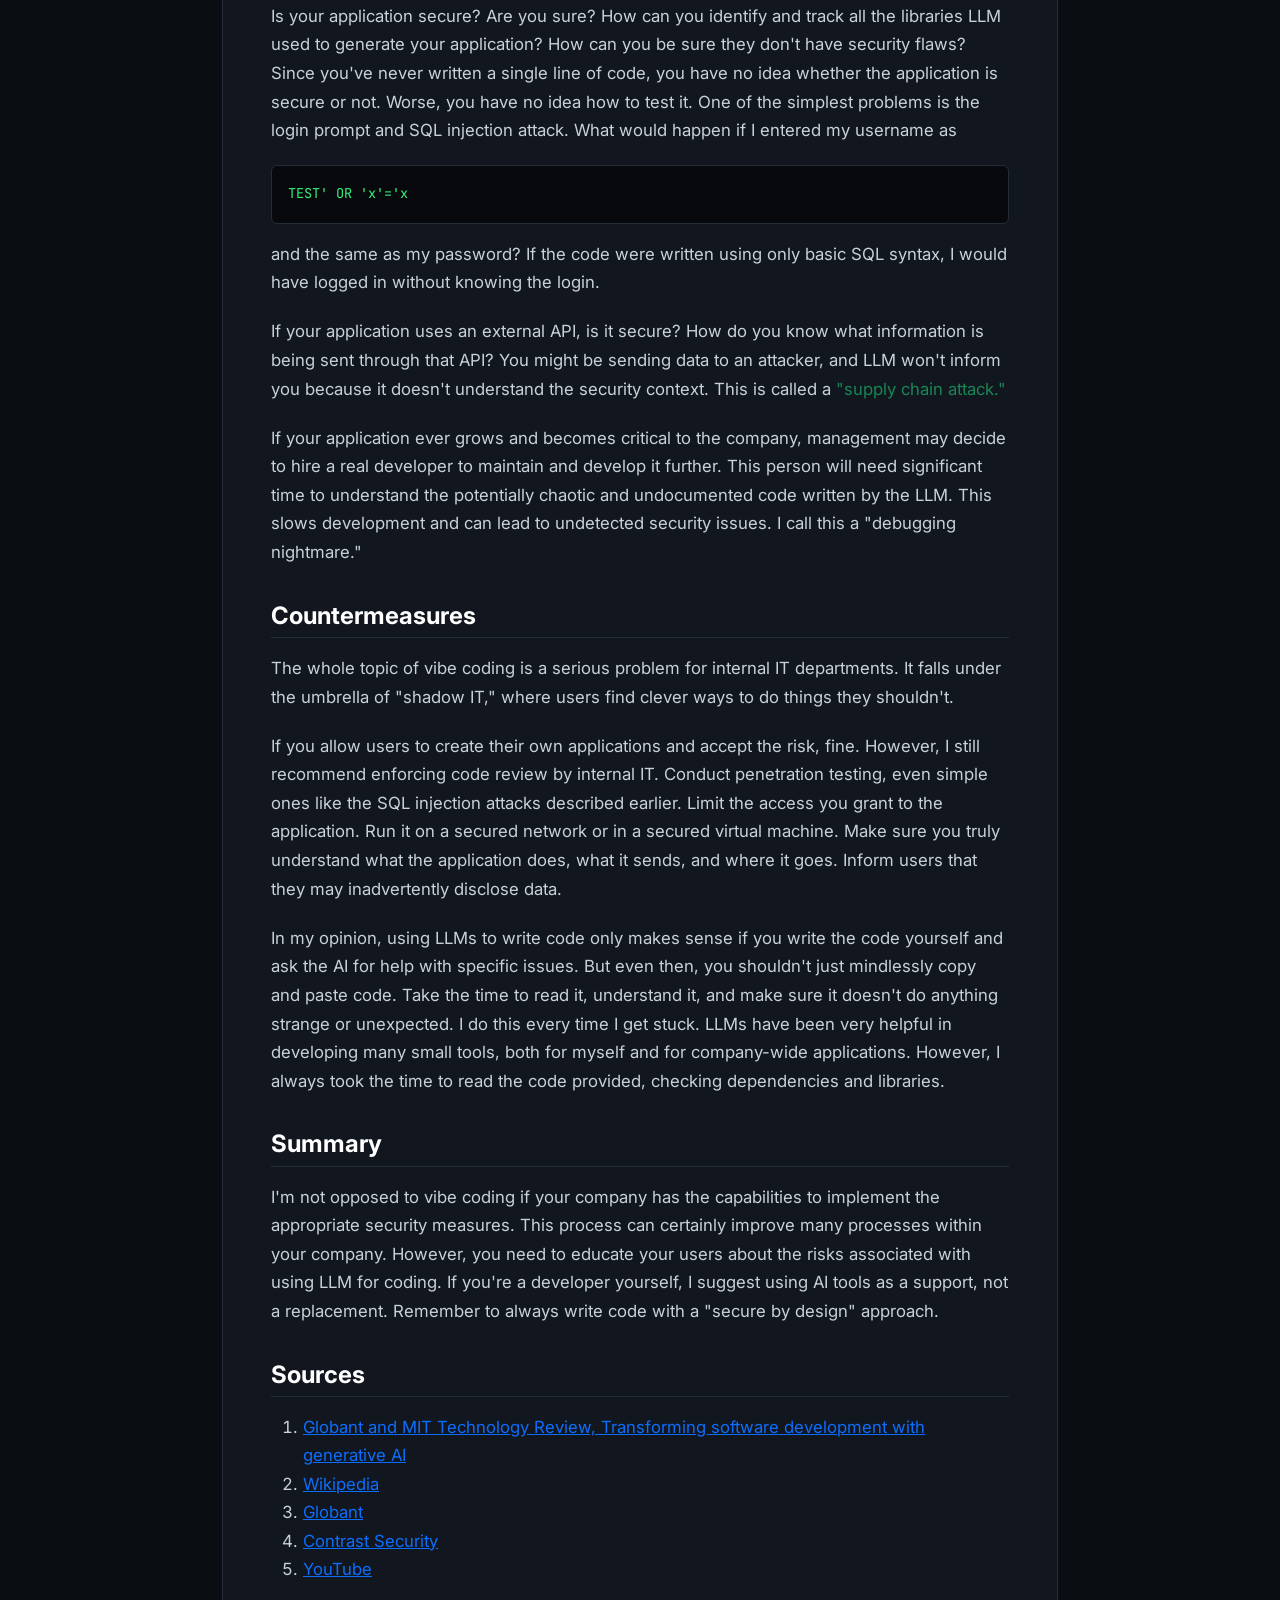
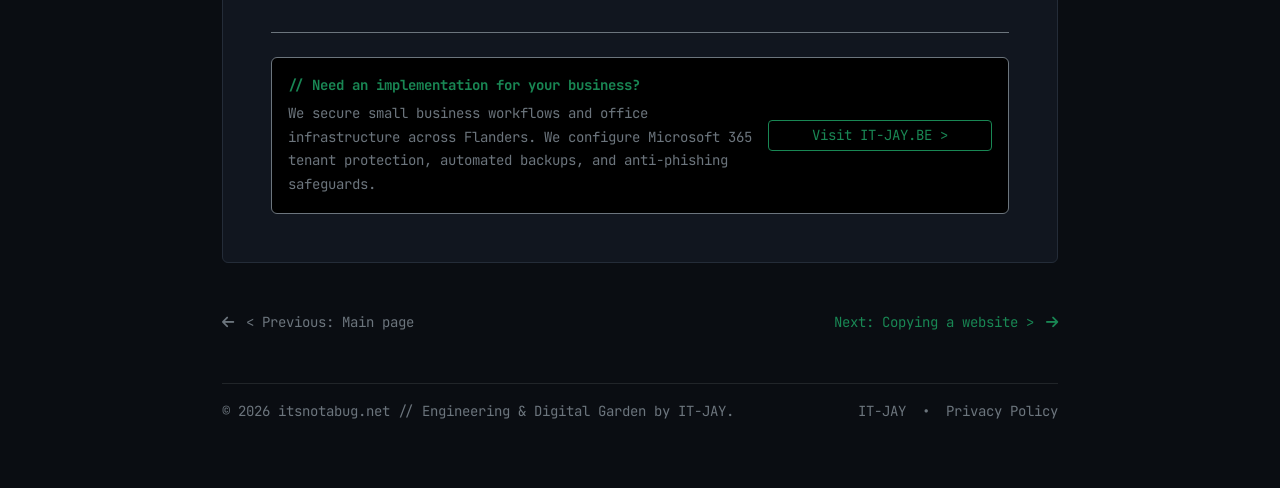
<file: en/2026/06/vibe-coding.html>
<!doctype html>
<html lang="en">
<head>
        <meta charset="UTF-8" />
        <meta name="viewport" content="width=device-width, initial-scale=1.0" />
        <meta http-equiv="X-UA-Compatible" content="IE=edge" />

        <!-- SEO Podstawowe -->
        <title>Vibe Coding: The Risks and Realities of AI-Generated Software | itsnotabug.net</title>
        <meta
            name="description"
            content="AI-generated software: is it beneficial or dangerous? An engineering perspective on vibe coding, shadow IT, supply chain risks, data leaks, and secure-by-design practices." />
        <meta name="keywords" content="vibe coding, LLM, AI software development, shadow IT, supply chain attack, SQL injection, cybersecurity, prompt engineering" />
        <meta name="author" content="itsnotabug.net" />
        <link rel="canonical" href="https://itsnotabug.net/en/vibe-coding.html" />

        <!-- Open Graph / Facebook / LinkedIn -->
        <meta property="og:type" content="article" />
        <meta property="og:locale" content="en_US" />
        <meta property="og:site_name" content="itsnotabug.net" />
        <meta
            property="og:title"
            content="Vibe Coding: Is AI-Generated Code a Gift or a Security Trap? // itsnotabug.net" />
        <meta
            property="og:description"
            content="Developing software where no human understands the source code. A look into corporate productivity gains vs. shadow IT vulnerabilities and code injection risks." />
        <meta property="og:url" content="https://itsnotabug.net/en/vibe-coding.html" />
        <meta property="og:image" content="https://itsnotabug.net/img/head-vibe-coding.png" />
        <meta property="article:published_time" content="2026-06-11" />
        <meta property="article:section" content="Coding" />
        <meta property="article:tag" content="Coding" />
        <meta property="article:tag" content="AI" />
        <meta property="article:tag" content="Cybersecurity" />

        <!-- Twitter Card -->
        <meta name="twitter:card" content="summary_large_image" />
        <meta name="twitter:title" content="Vibe Coding: The Risks and Realities of AI-Generated Code" />
        <meta
            name="twitter:description"
            content="AI-generated code created without human code review. The promises of zero-cost tools vs. debugging nightmares and security flaws." />
        <meta name="twitter:image" content="https://itsnotabug.net/img/head-vibe-coding.png" />

        <meta name="theme-color" content="#0a0d12" />

        <!-- Google Fonts: JetBrains Mono + Inter -->
        <link rel="preconnect" href="https://fonts.googleapis.com" />
        <link rel="preconnect" href="https://fonts.gstatic.com" crossorigin />
        <link
            href="https://fonts.googleapis.com/css2?family=Inter:wght@400;500;600;700&family=JetBrains+Mono:wght@400;500;700&display=swap"
            rel="stylesheet" />

        <!-- Bootstrap 5 & FontAwesome -->
        <link href="https://cdn.jsdelivr.net/npm/bootstrap@5.3.3/dist/css/bootstrap.min.css" rel="stylesheet" />
        <link rel="stylesheet" href="https://cdnjs.cloudflare.com/ajax/libs/font-awesome/6.5.1/css/all.min.css" />
        <link rel="stylesheet" href="../../../style.css" />
    </head>

    <body>
        <!-- 1. GÓRNY PASEK NAWIGACJI -->
        <header class="border-bottom border-dark sticky-top bg-black bg-opacity-75" style="backdrop-filter: blur(8px)">
            <div class="container-xl">
                <nav class="navbar navbar-expand-lg navbar-dark py-2 px-0">
                    <a
                        class="navbar-brand d-flex align-items-center gap-2 font-mono fs-6 text-white"
                        href="../../index_en.html">
                        <!-- Miejsce na logo -->
                        <img
                            src="../../../img/logo.jpeg"
                            alt="Logo"
                            height="70"
                            class="d-inline-block align-text-top"
                            style="width: auto" />
                        <span class="text-success fw-bold">&gt;_</span>
                        <span>itsnotabug<span class="text-warning">.net</span></span>
                        <span
                            class="badge bg-dark border border-secondary text-secondary ms-1"
                            style="font-size: 0.65rem">
                            LOGS
                        </span>
                    </a>

                    <button
                        class="navbar-toggler border-0 shadow-none text-white"
                        type="button"
                        data-bs-toggle="collapse"
                        data-bs-target="#mainNav">
                        <i class="fa-solid fa-bars fs-5"></i>
                    </button>

                    <div class="collapse navbar-collapse justify-content-end" id="mainNav">
                        <ul class="navbar-nav align-items-lg-center gap-lg-3 my-3 my-lg-0 font-mono small">
                            <li class="nav-item">
                                <a class="nav-link nav-link-custom" href="../../about-me.html">./about-me</a>
                            </li>

                            <!-- Przełącznik języka -->
                            <!--<li class="nav-item ms-lg-2">
                                <div
                                    class="btn-group btn-group-sm p-1 bg-dark border border-secondary rounded"
                                    role="group">
                                    <a
                                        href="../../../pl/mfa-what-is-it-really.html"
                                        class="btn btn-sm btn-dark text-secondary border-0 px-2"
                                        style="font-size: 0.72rem"
                                        >PL</a>
                                    
                                    <span class="text-secondary align-self-center px-1" style="font-size: 0.7rem"
                                        >|</span>
                                    
                                    <a
                                        href="../../../en/mfa-what-is-it-really.html"
                                        class="btn btn-sm btn-dark active fw-bold text-success border-0 px-2"
                                        style="font-size: 0.72rem"
                                        >EN</a>
                                    
                                    <span class="text-secondary align-self-center px-1" style="font-size: 0.7rem"
                                        >|</span>
                                    
                                    <a
                                        href="../../../nl/mfa-wat-is-het-echt.html"
                                        class="btn btn-sm btn-dark text-secondary border-0 px-2"
                                        style="font-size: 0.72rem"
                                        >NL</a>
                                </div>
                            </li>-->

                            <!-- Odsyłacz do IT-JAY -->
                            <li class="nav-item ms-lg-2">
                                <a
                                    href="https://it-jay.be"
                                    target="_blank"
                                    class="btn btn-outline-success btn-sm font-mono px-3">
                                    <span>IT-JAY.BE &gt;</span>
                                </a>
                            </li>
                        </ul>
                    </div>
                </nav>
            </div>
        </header>

        <!-- 2. GŁÓWNA TREŚĆ ARTYKUŁU -->
        <main class="py-4 py-md-5">
            <div class="container-xl" style="max-width: 860px">
                <!-- Nagłówek artykułu i okno konsoli -->
                <article class="terminal-window mb-5">
                    <div class="terminal-header d-flex align-items-center justify-content-between font-mono">
                        <div class="d-flex align-items-center">
                            <div class="traffic-dots me-2">
                                <span class="dot-red"></span>
                                <span class="dot-yellow"></span>
                                <span class="dot-green"></span>
                            </div>
                            <span class="text-secondary">itsnotabug@core:~/posts/coding$</span>
                        </div>
                        <div class="d-none d-sm-block text-secondary">cat vibe-coding.md --render</div>
                    </div>

                    <div class="p-4 p-md-5">
                        <!-- Metadane wpisu -->
                        <div class="d-flex flex-wrap align-items-center gap-2 font-mono small text-secondary mb-3">
                            <span class="badge bg-dark border border-success text-success">#CODING</span>
                            <span class="badge bg-dark border border-secondary text-secondary">#AI</span>
                            <span>•</span>
                            <span><i class="fa-regular fa-clock me-1"></i>7 min read</span>
                            <span>•</span>
                            <span>2026-06-11</span>
                        </div>

                        <!-- Tytuł główny -->
                        <h1 class="h2 fw-bold text-white font-mono mb-3">Vibe Coding</h1>
                        <p class="lead text-secondary" style="font-size: 1.1rem">
                            AI-generated code. Is it good, is it bad? What is it and what are the risks?
                        </p>

                        <hr class="border-secondary my-4" />

                        <!-- Treść właściwa artykułu -->
                        <div class="article-body">
                            <!-- Grafika -->
                            <figure class="tech-figure">
                                <div
                                    class="terminal-header d-flex align-items-center justify-content-between font-mono">
                                    <span class="text-secondary"
                                        ><i class="fa-solid fa-image me-1"></i> fig_01_vibe-coding.png</span
                                    >
                                    <span class="text-secondary">resolution: 1600x900 [WebP]</span>
                                </div>
                                <img
                                    src="../../../img/head-vibe-coding.png"
                                    alt="MFA Authentication Sequence Diagram"
                                    loading="lazy" />
                                <figcaption class="tech-caption font-mono">
                                    <span class="text-warning">[Fig. 1]</span> Vibe coding header image.
                                </figcaption>
                            </figure>

                            <h2>What is vibe coding?</h2>

                            <p>To quote <a href="https://en.wikipedia.org/wiki/Vibe_coding">Wikipedia</a>:</p>

                            <p>
                                <quote
                                    ><i
                                        >Vibe coding is a chatbot-based software development approach in which a
                                        developer describes a project or task to a large language model (LLM), which
                                        generates code based on suggestions. The developer does not verify or edit the
                                        code; instead, the developer uses only the tools and results provided by the LLM
                                        to evaluate it and asks the LLM for improvements. Unlike traditional AI-assisted
                                        coding, the developer avoids code analysis, accepts AI-suggested additions
                                        without human review, and focuses more on iterative experimentation than on code
                                        correctness or structure.</i
                                    ></quote
                                >
                            </p>

                            <p>
                                In other words, we're talking about creating software where no human has ever seen, let
                                alone understood, the source code. Could this be beneficial for companies? Of course it
                                is. But it can also be harmful.
                            </p>

                            <h2>Why?</h2>

                            <p>
                                Before we delve into the potential benefits and risks, let's first consider why anyone
                                would want to create and use custom apps.
                            </p>

                            <p>
                                From a large company's perspective, the benefits are obvious. They can have a tool that
                                solves a problem, and implementing it takes days (or hours) instead of months. Best of
                                all, it doesn't require a highly paid IT specialist. Anyone in the company can create an
                                application that everyone can use. The application is ready in the blink of an eye, can
                                be modified almost immediately, and the implementation cost was €0. Great, right?
                            </p>

                            <p>
                                Something similar is already happening; just think of VBA or Power Automate. Users can
                                create their own automations for certain tasks. This is cool, but it requires some
                                knowledge of the tool you're using. Not everyone understands how complex Power Automate
                                can be and how difficult it can sometimes be to actually get it to do what you want.
                                Unfortunately, VBA is even more difficult and requires appropriate programming
                                knowledge.
                            </p>

                            <p>
                                With vibe coding, no skills are required. Just ask your LLM what you want, and they'll
                                create it for you. Want something different? Just ask again. AI coding can accelerate
                                your workflow, whether you're a developer or an average user. This seems like a boon for
                                workers under constant pressure to deliver more with less.
                            </p>

                            <h2>Potential use cases</h2>

                            <p>
                                The potential applications are almost limitless. Just think of any repetitive task you
                                perform every day. You can create an app for it.
                            </p>

                            <p>
                                Some simple ideas, probably possible to implement using Power Automate or just a bit of
                                Python ;)
                            </p>
                            <ul>
                                <li>
                                    Prepare a daily stock report, put it into a company template and send it to your
                                    boss.
                                </li>
                            </ul>
                            <ul>
                                <li>A corporate event registration app that includes a button to donate to charity.</li>
                            </ul>
                            <ul>
                                <li>
                                    Automatically generated business emails. You type your message, and the app places
                                    it on company stationery and sends it. This can include an activity tracking
                                    dashboard that lets you see how many people have opened your message.
                                </li>
                            </ul>

                            <p>The ideas are endless.</p>

                            <h2>What is artificial intelligence?</h2>

                            <p>
                                Do you really know what AI is? Artificial intelligence, you say? Sort of. That's what AI
                                means, but the tools currently being touted as AI tools have nothing to do with
                                intelligence. They're called "Large Language Models" (LLMs). These are highly complex
                                statistical models that predict which words should be displayed based on a query. They
                                calculate the first word, then go back to the model to calculate the second, third, and
                                so on. They're programmed to simulate human personality. Try typing something unpleasant
                                into the ChataGPT command line, and the program will start apologizing.
                            </p>

                            <p>The machine is not conscious or intelligent!</p>

                            <p>
                                All LLMs have absorbed the entire knowledge of the internet. Every possible source of
                                human-generated content is in their database. The answers you see are based on what the
                                LLM has previously seen on some forum or website. This isn't an intelligent machine's
                                response; it's a replica of human behavior, a simulation.
                            </p>

                            <h2>What are the risks?</h2>

                            <p>
                                By using LLM programs that aren't authorized by your company, you could inadvertently
                                cause data leaks. Did you know that any information you submit to these tools will be
                                used to train the model for all others? It could therefore answer someone's query using
                                your top-secret documents. This applies not only to coding, but to all queries.
                            </p>

                            <p>
                                The code that LLM generates is someone else's code, only slightly modified to suit your
                                purpose. LLM doesn't understand this. So what happens if the original author of the code
                                finds out you're using their work? They could sue the company.
                            </p>

                            <p>
                                Is your application secure? Are you sure? How can you identify and track all the
                                libraries LLM used to generate your application? How can you be sure they don't have
                                security flaws? Since you've never written a single line of code, you have no idea
                                whether the application is secure or not. Worse, you have no idea how to test it. One of
                                the simplest problems is the login prompt and SQL injection attack. What would happen if
                                I entered my username as
                            </p>
                            <!-- BLOK TECHNICZNY / KOD -->
                            <pre class="cli-box"><code></code>TEST' OR 'x'='x</pre>

                            <p>
                                and the same as my password? If the code were written using only basic SQL syntax, I
                                would have logged in without knowing the login.
                            </p>

                            <p>
                                If your application uses an external API, is it secure? How do you know what information
                                is being sent through that API? You might be sending data to an attacker, and LLM won't
                                inform you because it doesn't understand the security context. This is called a
                                <span class="text-success">"supply chain attack."</span>
                            </p>

                            <p>
                                If your application ever grows and becomes critical to the company, management may
                                decide to hire a real developer to maintain and develop it further. This person will
                                need significant time to understand the potentially chaotic and undocumented code
                                written by the LLM. This slows development and can lead to undetected security issues. I
                                call this a "debugging nightmare."
                            </p>

                            <h2>Countermeasures</h2>

                            <p>
                                The whole topic of vibe coding is a serious problem for internal IT departments. It
                                falls under the umbrella of "shadow IT," where users find clever ways to do things they
                                shouldn't.
                            </p>

                            <p>
                                If you allow users to create their own applications and accept the risk, fine. However,
                                I still recommend enforcing code review by internal IT. Conduct penetration testing,
                                even simple ones like the SQL injection attacks described earlier. Limit the access you
                                grant to the application. Run it on a secured network or in a secured virtual machine.
                                Make sure you truly understand what the application does, what it sends, and where it
                                goes. Inform users that they may inadvertently disclose data.
                            </p>

                            <p>
                                In my opinion, using LLMs to write code only makes sense if you write the code yourself
                                and ask the AI for help with specific issues. But even then, you shouldn't just
                                mindlessly copy and paste code. Take the time to read it, understand it, and make sure
                                it doesn't do anything strange or unexpected. I do this every time I get stuck. LLMs
                                have been very helpful in developing many small tools, both for myself and for
                                company-wide applications. However, I always took the time to read the code provided,
                                checking dependencies and libraries.
                            </p>

                            <h2>Summary</h2>

                            <p>
                                I'm not opposed to vibe coding if your company has the capabilities to implement the
                                appropriate security measures. This process can certainly improve many processes within
                                your company. However, you need to educate your users about the risks associated with
                                using LLM for coding. If you're a developer yourself, I suggest using AI tools as a
                                support, not a replacement. Remember to always write code with a "secure by design"
                                approach.
                            </p>

                            <h2>Sources</h2>
                            <ol>
                                <li>
                                    <a href="https://more.globant.com/transforming-software-development-with-gen-ai"
                                        >Globant and MIT Technology Review, Transforming software development with
                                        generative AI</a
                                    >
                                </li>
                                <li><a href="https://en.wikipedia.org/wiki/Vibe_coding">Wikipedia</a></li>
                                <li>
                                    <a href="https://more.globant.com/transforming-software-development-with-gen-ai"
                                        >Globant</a
                                    >
                                </li>
                                <li>
                                    <a href="https://www.contrastsecurity.com/glossary/vibe-coding"
                                        >Contrast Security</a
                                    >
                                </li>
                                <li><a href="https://www.youtube.com/watch?v=VHHT6W-N0ak">YouTube</a></li>
                            </ol>
                        </div>

                        <!-- 3. STOPKA ARTYKUŁU: AUTOR + MOSTEK DO IT-JAY -->
                        <div class="mt-5 pt-4 border-top border-secondary">
                            <div class="card bg-black border-secondary p-3 rounded">
                                <div class="row align-items-center g-3 font-mono">
                                    <div class="col-md-8">
                                        <div class="text-success small fw-bold mb-1">
                                            // Need an implementation for your business?
                                        </div>
                                        <p class="text-secondary small mb-0 font-sans">
                                            We secure small business workflows and office infrastructure across
                                            Flanders. We configure Microsoft 365 tenant protection, automated backups,
                                            and anti-phishing safeguards.
                                        </p>
                                    </div>
                                    <div class="col-md-4 text-md-end">
                                        <a
                                            href="https://it-jay.be"
                                            target="_blank"
                                            class="btn btn-outline-success btn-sm font-mono w-100 w-md-auto">
                                            Visit IT-JAY.BE &gt;
                                        </a>
                                    </div>
                                </div>
                            </div>
                        </div>
                    </div>
                </article>

                <!-- NAWIGACJA POPRZEDNI / NASTĘPNY WPIS -->
                <nav class="d-flex justify-content-between align-items-center font-mono small mb-5">
                    <a href="../../index_en.html" class="text-secondary text-decoration-none hover-white">
                        <i class="fa-solid fa-arrow-left me-1"></i> &lt; Previous: Main page
                    </a>
                    <a href="../07/copying-a-website.html" class="text-success text-decoration-none hover-white">
                        Next: Copying a website &gt; <i class="fa-solid fa-arrow-right ms-1"></i>
                    </a>
                </nav>

                <!-- STOPKA -->
                <footer
                    class="d-flex flex-column flex-sm-row justify-content-between align-items-center py-3 text-secondary small border-top border-dark font-mono">
                    <div>© 2026 itsnotabug.net // Engineering &amp; Digital Garden by IT-JAY.</div>
                    <div class="d-flex gap-3 mt-2 mt-sm-0">
                        <a href="https://it-jay.be" class="text-secondary text-decoration-none hover-white">IT-JAY</a>
                        <!--<span>•</span>
                        <a href="/feed.xml" class="text-secondary text-decoration-none hover-white">RSS</a>-->
                        <span>•</span>
                        <a
                            href="https://it-jay.be/privacy-policy"
                            class="text-secondary text-decoration-none hover-white"
                            >Privacy Policy</a
                        >
                    </div>
                </footer>
            </div>
        </main>

        <script src="https://cdn.jsdelivr.net/npm/bootstrap@5.3.3/dist/js/bootstrap.bundle.min.js"></script>
    </body>
</html>
</file>
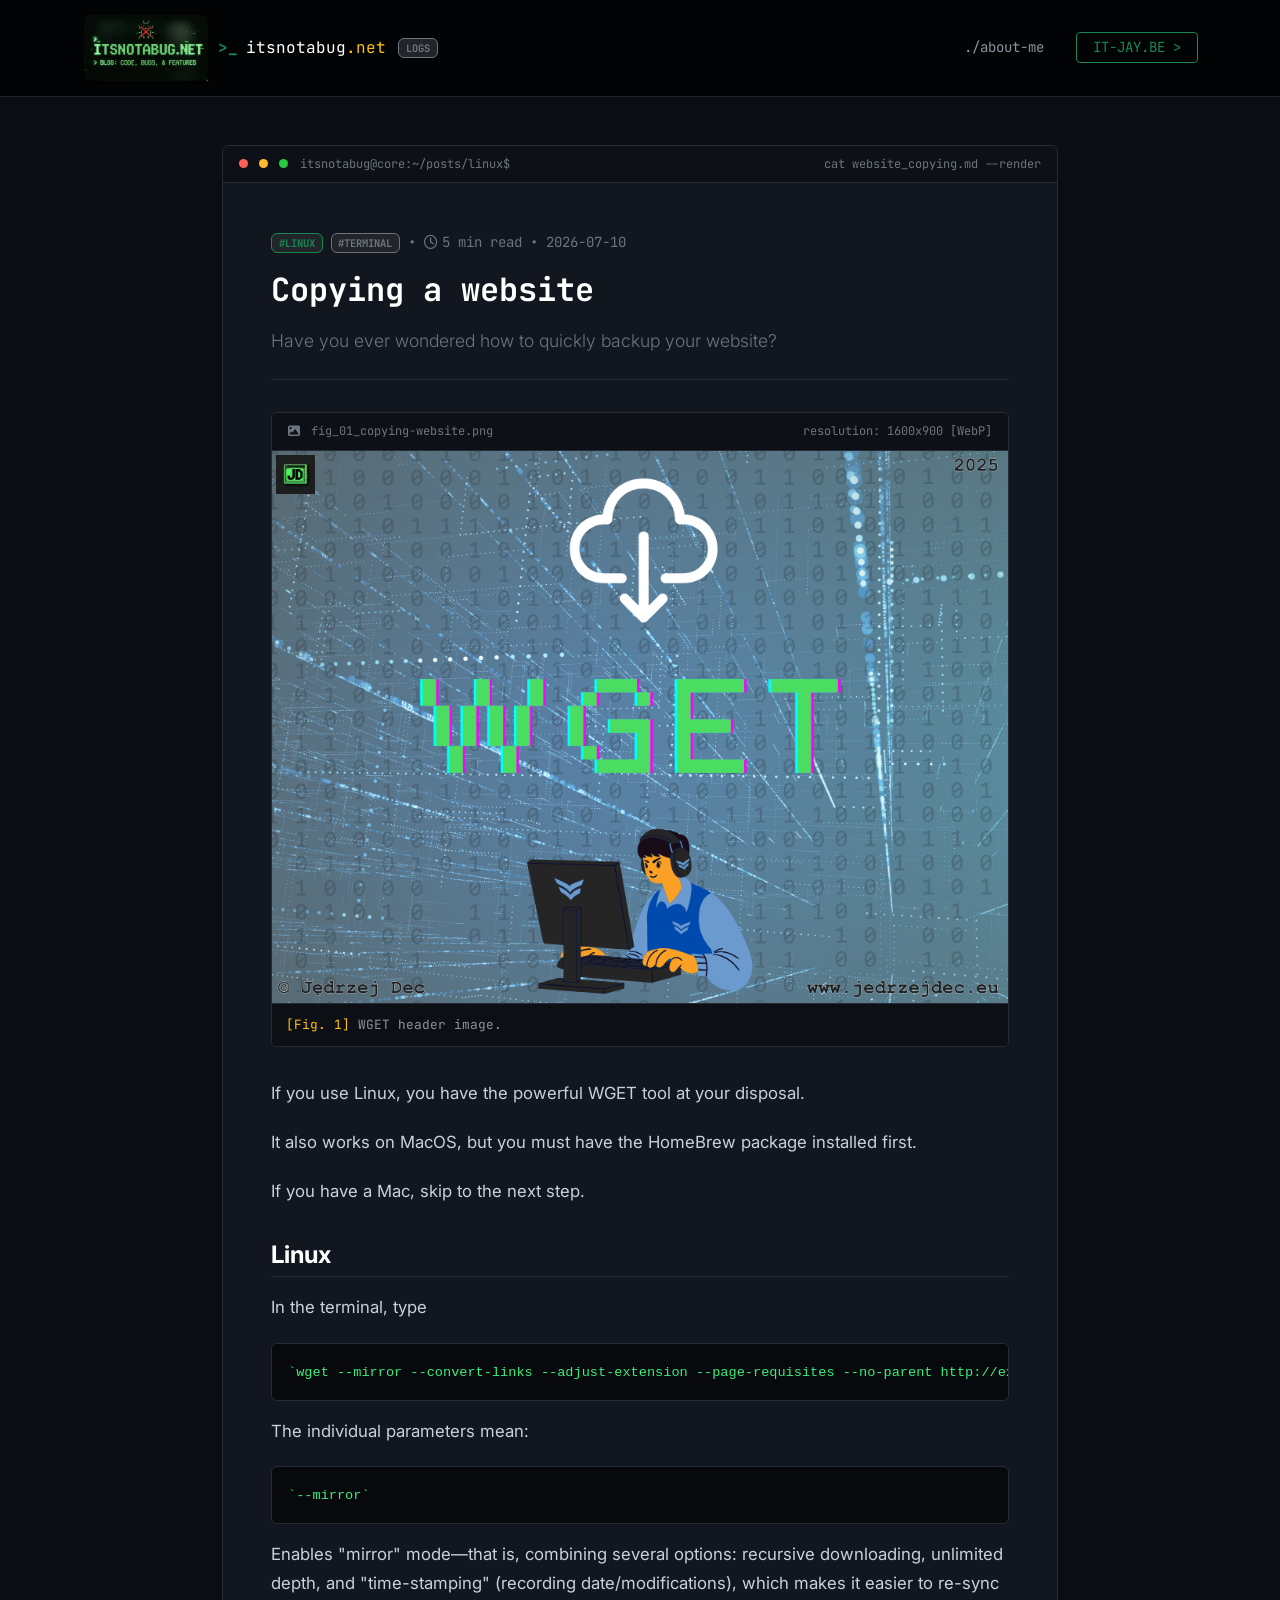
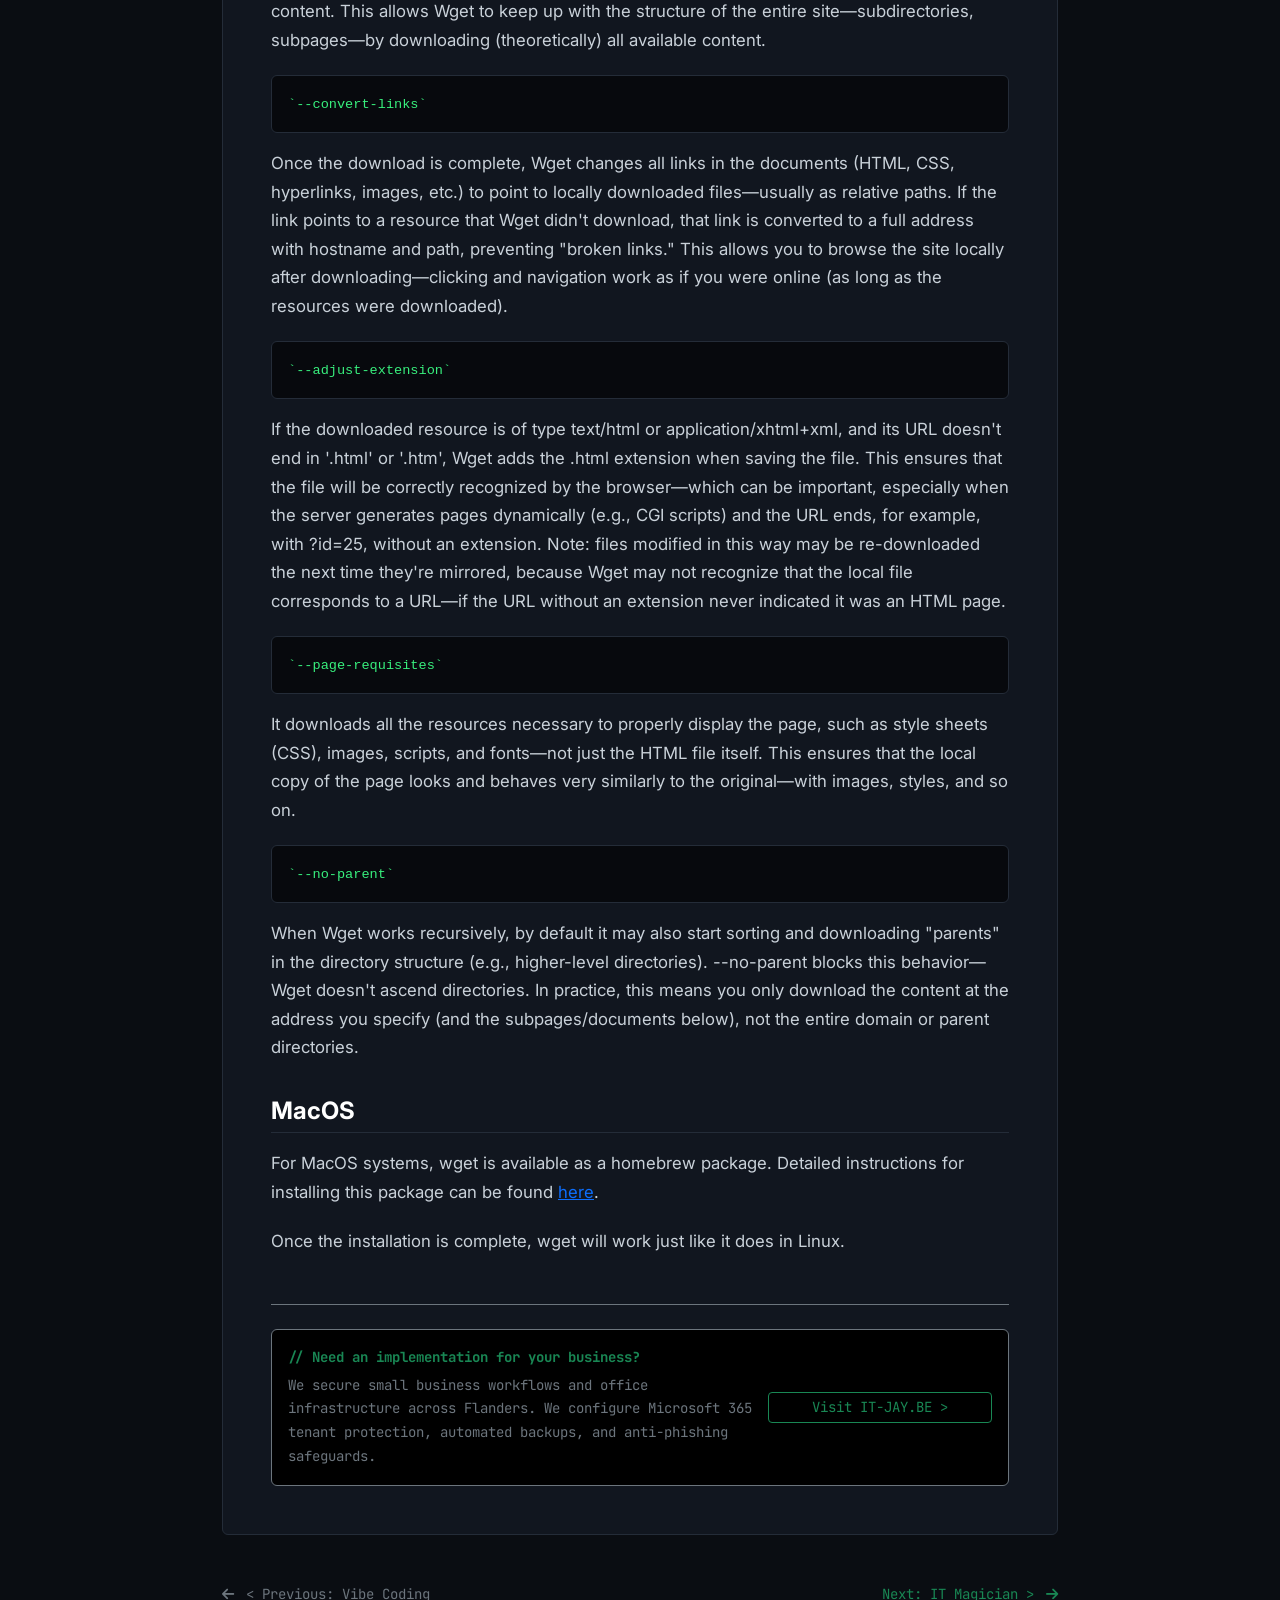
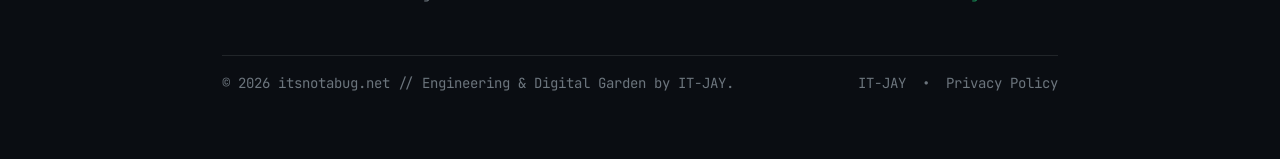
<file: en/2026/07/copying-a-website.html>
<!doctype html>
<html lang="en">
    <head>
        <meta charset="UTF-8" />
        <meta name="viewport" content="width=device-width, initial-scale=1.0" />
        <meta http-equiv="X-UA-Compatible" content="IE=edge" />

        <!-- SEO Podstawowe -->
        <title>Copying a Website: How to Mirror & Backup Sites with Wget | itsnotabug.net</title>
        <meta
            name="description"
            content="Learn how to quickly back up and mirror entire websites locally using Wget on Linux and macOS. Detailed breakdown of mirror flags, asset downloads, and link conversions." />
        <meta name="keywords" content="wget, website backup, mirror website, linux terminal, macOS brew, wget convert links, web archiving, command line" />
        <meta name="author" content="itsnotabug.net" />
        <link rel="canonical" href="https://itsnotabug.net/en/copying-a-website.html" />

        <!-- Open Graph / Facebook / LinkedIn -->
        <meta property="og:type" content="article" />
        <meta property="og:locale" content="en_US" />
        <meta property="og:site_name" content="itsnotabug.net" />
        <meta
            property="og:title"
            content="Copying a Website: Fast Offline Mirroring with Wget // itsnotabug.net" />
        <meta
            property="og:description"
            content="Ever wondered how to quickly create a local backup of a website? A practical terminal guide covering Wget recursion, link conversion, and asset preservation." />
        <meta property="og:url" content="https://itsnotabug.net/en/copying-a-website.html" />
        <meta property="og:image" content="https://itsnotabug.net/img/head-wget.png" />
        <meta property="article:published_time" content="2026-07-10" />
        <meta property="article:section" content="Linux" />
        <meta property="article:tag" content="Linux" />
        <meta property="article:tag" content="Terminal" />
        <meta property="article:tag" content="Wget" />

        <!-- Twitter Card -->
        <meta name="twitter:card" content="summary_large_image" />
        <meta name="twitter:title" content="Copying a Website: Fast Offline Mirroring with Wget" />
        <meta
            name="twitter:description"
            content="A command-line guide to recursively mirroring full websites with relative links and assets using Wget on Linux and macOS." />
        <meta name="twitter:image" content="https://itsnotabug.net/img/head-wget.png" />

        <meta name="theme-color" content="#0a0d12" />

        <!-- Google Fonts: JetBrains Mono + Inter -->
        <link rel="preconnect" href="https://fonts.googleapis.com" />
        <link rel="preconnect" href="https://fonts.gstatic.com" crossorigin />
        <link
            href="https://fonts.googleapis.com/css2?family=Inter:wght@400;500;600;700&family=JetBrains+Mono:wght@400;500;700&display=swap"
            rel="stylesheet" />

        <!-- Bootstrap 5 & FontAwesome -->
        <link href="https://cdn.jsdelivr.net/npm/bootstrap@5.3.3/dist/css/bootstrap.min.css" rel="stylesheet" />
        <link rel="stylesheet" href="https://cdnjs.cloudflare.com/ajax/libs/font-awesome/6.5.1/css/all.min.css" />
        <link rel="stylesheet" href="../../../style.css" />
    </head>

    <body>
        <!-- 1. GÓRNY PASEK NAWIGACJI -->
        <header class="border-bottom border-dark sticky-top bg-black bg-opacity-75" style="backdrop-filter: blur(8px)">
            <div class="container-xl">
                <nav class="navbar navbar-expand-lg navbar-dark py-2 px-0">
                    <a
                        class="navbar-brand d-flex align-items-center gap-2 font-mono fs-6 text-white"
                        href="../../index_en.html">
                        <!-- Miejsce na logo -->
                        <img
                            src="../../../img/logo.jpeg"
                            alt="Logo"
                            height="70"
                            class="d-inline-block align-text-top"
                            style="width: auto" />
                        <span class="text-success fw-bold">&gt;_</span>
                        <span>itsnotabug<span class="text-warning">.net</span></span>
                        <span
                            class="badge bg-dark border border-secondary text-secondary ms-1"
                            style="font-size: 0.65rem">
                            LOGS
                        </span>
                    </a>

                    <button
                        class="navbar-toggler border-0 shadow-none text-white"
                        type="button"
                        data-bs-toggle="collapse"
                        data-bs-target="#mainNav">
                        <i class="fa-solid fa-bars fs-5"></i>
                    </button>

                    <div class="collapse navbar-collapse justify-content-end" id="mainNav">
                        <ul class="navbar-nav align-items-lg-center gap-lg-3 my-3 my-lg-0 font-mono small">
                            <li class="nav-item">
                                <a class="nav-link nav-link-custom" href="../../about-me.html">./about-me</a>
                            </li>

                            <!-- Przełącznik języka -->
                            <!--<li class="nav-item ms-lg-2">
                                <div
                                    class="btn-group btn-group-sm p-1 bg-dark border border-secondary rounded"
                                    role="group">
                                    <a
                                        href="../../../pl/mfa-what-is-it-really.html"
                                        class="btn btn-sm btn-dark text-secondary border-0 px-2"
                                        style="font-size: 0.72rem"
                                        >PL</a>
                                    
                                    <span class="text-secondary align-self-center px-1" style="font-size: 0.7rem"
                                        >|</span>
                                    
                                    <a
                                        href="../../../en/mfa-what-is-it-really.html"
                                        class="btn btn-sm btn-dark active fw-bold text-success border-0 px-2"
                                        style="font-size: 0.72rem"
                                        >EN</a>
                                    
                                    <span class="text-secondary align-self-center px-1" style="font-size: 0.7rem"
                                        >|</span>
                                    
                                    <a
                                        href="../../../nl/mfa-wat-is-het-echt.html"
                                        class="btn btn-sm btn-dark text-secondary border-0 px-2"
                                        style="font-size: 0.72rem"
                                        >NL</a>
                                </div>
                            </li>-->

                            <!-- Odsyłacz do IT-JAY -->
                            <li class="nav-item ms-lg-2">
                                <a
                                    href="https://it-jay.be"
                                    target="_blank"
                                    class="btn btn-outline-success btn-sm font-mono px-3">
                                    <span>IT-JAY.BE &gt;</span>
                                </a>
                            </li>
                        </ul>
                    </div>
                </nav>
            </div>
        </header>

        <!-- 2. GŁÓWNA TREŚĆ ARTYKUŁU -->
        <main class="py-4 py-md-5">
            <div class="container-xl" style="max-width: 860px">
                <!-- Nagłówek artykułu i okno konsoli -->
                <article class="terminal-window mb-5">
                    <div class="terminal-header d-flex align-items-center justify-content-between font-mono">
                        <div class="d-flex align-items-center">
                            <div class="traffic-dots me-2">
                                <span class="dot-red"></span>
                                <span class="dot-yellow"></span>
                                <span class="dot-green"></span>
                            </div>
                            <span class="text-secondary">itsnotabug@core:~/posts/linux$</span>
                        </div>
                        <div class="d-none d-sm-block text-secondary">cat website_copying.md --render</div>
                    </div>

                    <div class="p-4 p-md-5">
                        <!-- Metadane wpisu -->
                        <div class="d-flex flex-wrap align-items-center gap-2 font-mono small text-secondary mb-3">
                            <span class="badge bg-dark border border-success text-success">#LINUX</span>
                            <span class="badge bg-dark border border-secondary text-secondary">#TERMINAL</span>
                            <span>•</span>
                            <span><i class="fa-regular fa-clock me-1"></i>5 min read</span>
                            <span>•</span>
                            <span>2026-07-10</span>
                        </div>

                        <!-- Tytuł główny -->
                        <h1 class="h2 fw-bold text-white font-mono mb-3">Copying a website</h1>
                        <p class="lead text-secondary" style="font-size: 1.1rem">
                           Have you ever wondered how to quickly backup your website?
                        </p>

                        <hr class="border-secondary my-4" />

                        <!-- Treść właściwa artykułu -->
                        <div class="article-body">
                            <!-- Grafika -->
                            <figure class="tech-figure">
                                <div
                                    class="terminal-header d-flex align-items-center justify-content-between font-mono">
                                    <span class="text-secondary"
                                        ><i class="fa-solid fa-image me-1"></i> fig_01_copying-website.png</span
                                    >
                                    <span class="text-secondary">resolution: 1600x900 [WebP]</span>
                                </div>
                                <img
                                    src="../../../img/head-wget.png"
                                    alt="MFA Authentication Sequence Diagram"
                                    loading="lazy" />
                                <figcaption class="tech-caption font-mono">
                                    <span class="text-warning">[Fig. 1]</span> WGET header image.
                                </figcaption>
                            </figure>

                            <p>If you use Linux, you have the powerful WGET tool at your disposal.</p>

<p>It also works on MacOS, but you must have the HomeBrew package installed first.</p>

<p>If you have a Mac, skip to the next step.</p>

<h2>Linux</h2>

<p>In the terminal, type</p>
<!-- BLOK TECHNICZNY / KOD -->
                            <pre class="cli-box"><code>`wget --mirror --convert-links --adjust-extension --page-requisites --no-parent http://example.org`</code></pre>


<p>The individual parameters mean:</p>

<pre class="cli-box"><code>`--mirror`</code></pre>
<p>Enables "mirror" mode—that is, combining several options: recursive downloading, unlimited depth, and "time-stamping" (recording date/modifications), which makes it easier to re-sync content. This allows Wget to keep up with the structure of the entire site—subdirectories, subpages—by downloading (theoretically) all available content.</p>

<pre class="cli-box"><code>`--convert-links`</code></pre>
<p>Once the download is complete, Wget changes all links in the documents (HTML, CSS, hyperlinks, images, etc.) to point to locally downloaded files—usually as relative paths. If the link points to a resource that Wget didn't download, that link is converted to a full address with hostname and path, preventing "broken links." This allows you to browse the site locally after downloading—clicking and navigation work as if you were online (as long as the resources were downloaded).</p>

<pre class="cli-box"><code>`--adjust-extension`</code></pre>
<p>If the downloaded resource is of type text/html or application/xhtml+xml, and its URL doesn't end in '.html' or '.htm', Wget adds the .html extension when saving the file. This ensures that the file will be correctly recognized by the browser—which can be important, especially when the server generates pages dynamically (e.g., CGI scripts) and the URL ends, for example, with ?id=25, without an extension. Note: files modified in this way may be re-downloaded the next time they're mirrored, because Wget may not recognize that the local file corresponds to a URL—if the URL without an extension never indicated it was an HTML page.</p>

<pre class="cli-box"><code>`--page-requisites`</code></pre>
<p>It downloads all the resources necessary to properly display the page, such as style sheets (CSS), images, scripts, and fonts—not just the HTML file itself. This ensures that the local copy of the page looks and behaves very similarly to the original—with images, styles, and so on.</p>

<pre class="cli-box"><code>`--no-parent`</code></pre>
<p>When Wget works recursively, by default it may also start sorting and downloading "parents" in the directory structure (e.g., higher-level directories). --no-parent blocks this behavior—Wget doesn't ascend directories. In practice, this means you only download the content at the address you specify (and the subpages/documents below), not the entire domain or parent directories.</p>
<h2>MacOS</h2>

                            <p>For MacOS systems, wget is available as a homebrew package. Detailed instructions for installing this package can be found <a href="https://docs.brew.sh/Installation">here</a>.</p>

Once the installation is complete, wget will work just like it does in Linux.
                        </div>

                        <!-- 3. STOPKA ARTYKUŁU: AUTOR + MOSTEK DO IT-JAY -->
                        <div class="mt-5 pt-4 border-top border-secondary">
                            <div class="card bg-black border-secondary p-3 rounded">
                                <div class="row align-items-center g-3 font-mono">
                                    <div class="col-md-8">
                                        <div class="text-success small fw-bold mb-1">
                                            // Need an implementation for your business?
                                        </div>
                                        <p class="text-secondary small mb-0 font-sans">
                                            We secure small business workflows and office infrastructure across
                                            Flanders. We configure Microsoft 365 tenant protection, automated backups,
                                            and anti-phishing safeguards.
                                        </p>
                                    </div>
                                    <div class="col-md-4 text-md-end">
                                        <a
                                            href="https://it-jay.be"
                                            target="_blank"
                                            class="btn btn-outline-success btn-sm font-mono w-100 w-md-auto">
                                            Visit IT-JAY.BE &gt;
                                        </a>
                                    </div>
                                </div>
                            </div>
                        </div>
                    </div>
                </article>

                <!-- NAWIGACJA POPRZEDNI / NASTĘPNY WPIS -->
                <nav class="d-flex justify-content-between align-items-center font-mono small mb-5">
                    <a href="../06/vibe-coding.html" class="text-secondary text-decoration-none hover-white">
                        <i class="fa-solid fa-arrow-left me-1"></i> &lt; Previous: Vibe Coding
                    </a>
                    <a href="../08/it-magician.html" class="text-success text-decoration-none hover-white">
                        Next: IT Magician &gt; <i class="fa-solid fa-arrow-right ms-1"></i>
                    </a>
                </nav>

                <!-- STOPKA -->
                <footer
                    class="d-flex flex-column flex-sm-row justify-content-between align-items-center py-3 text-secondary small border-top border-dark font-mono">
                    <div>© 2026 itsnotabug.net // Engineering &amp; Digital Garden by IT-JAY.</div>
                    <div class="d-flex gap-3 mt-2 mt-sm-0">
                        <a href="https://it-jay.be" class="text-secondary text-decoration-none hover-white">IT-JAY</a>
                        <!--<span>•</span>
                        <a href="/feed.xml" class="text-secondary text-decoration-none hover-white">RSS</a>-->
                        <span>•</span>
                        <a
                            href="https://it-jay.be/privacy-policy"
                            class="text-secondary text-decoration-none hover-white"
                            >Privacy Policy</a
                        >
                    </div>
                </footer>
            </div>
        </main>

        <script src="https://cdn.jsdelivr.net/npm/bootstrap@5.3.3/dist/js/bootstrap.bundle.min.js"></script>
    </body>
</html>
</file>
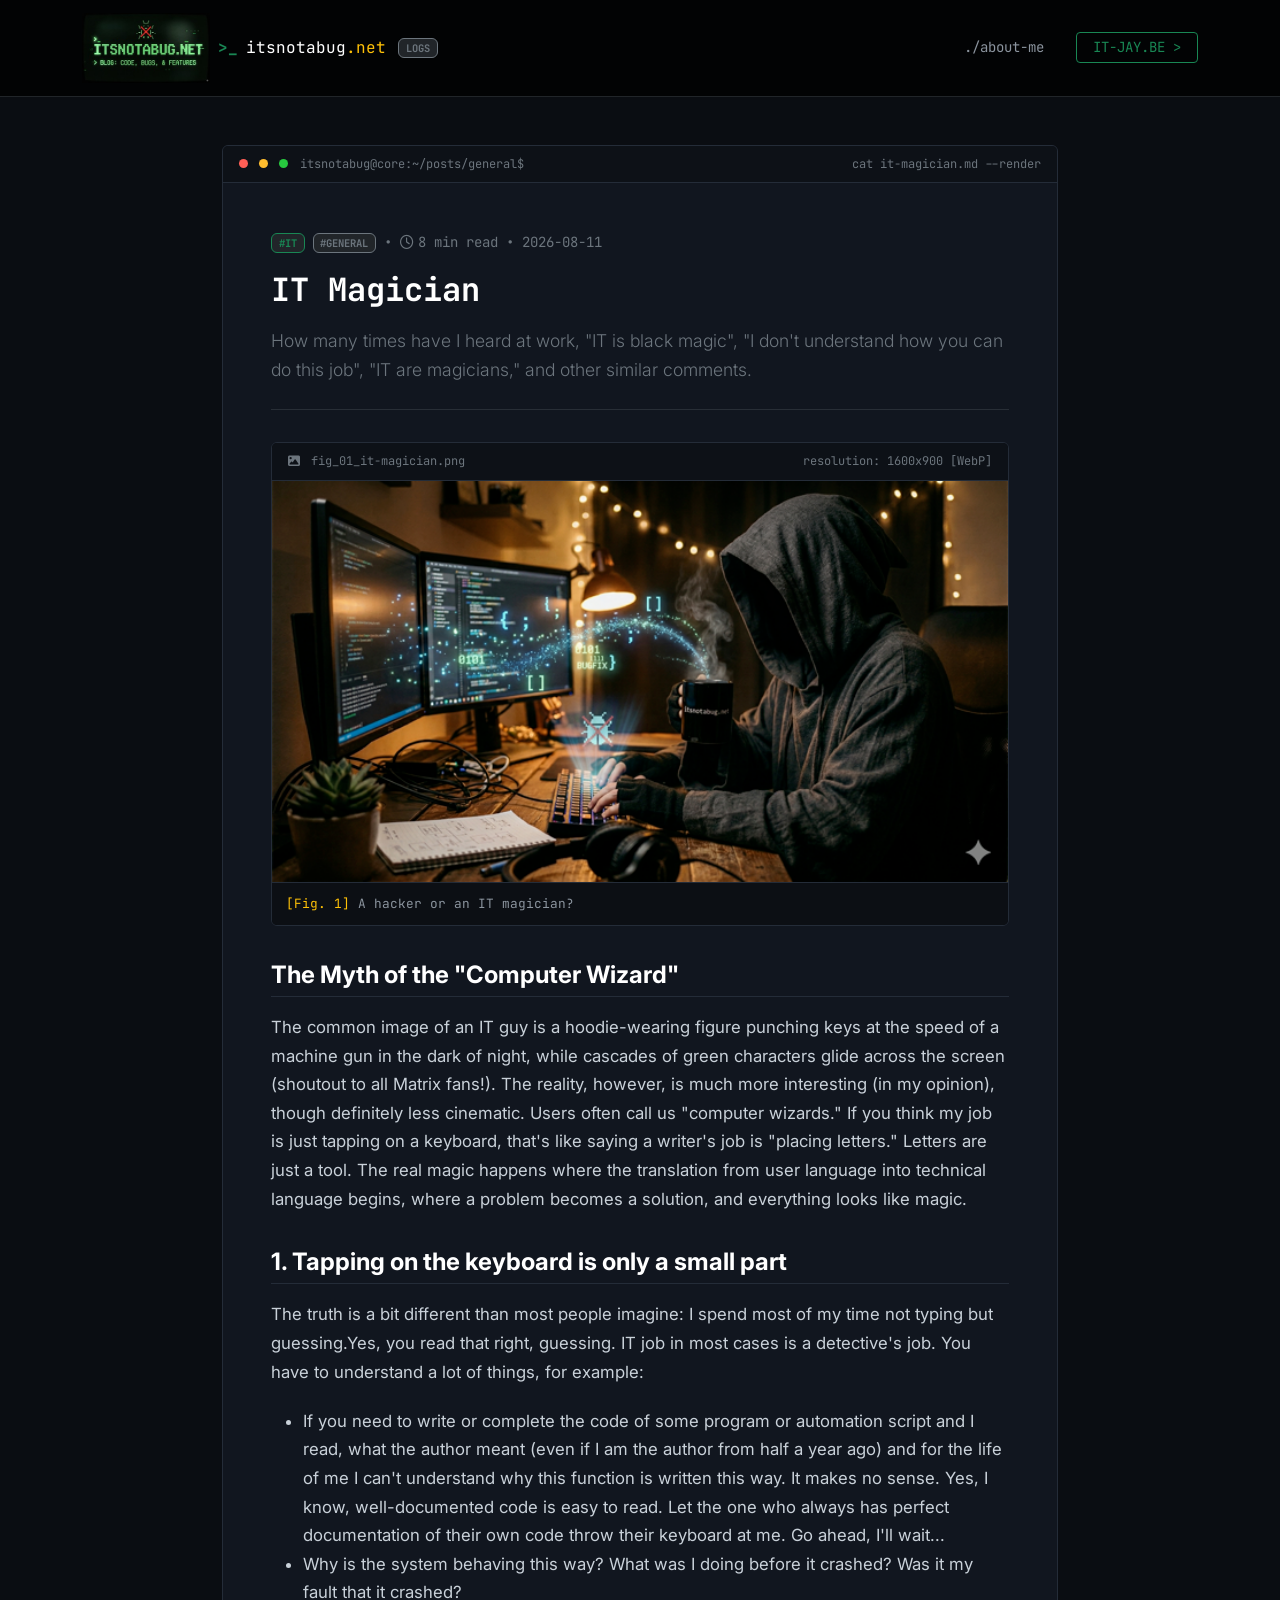
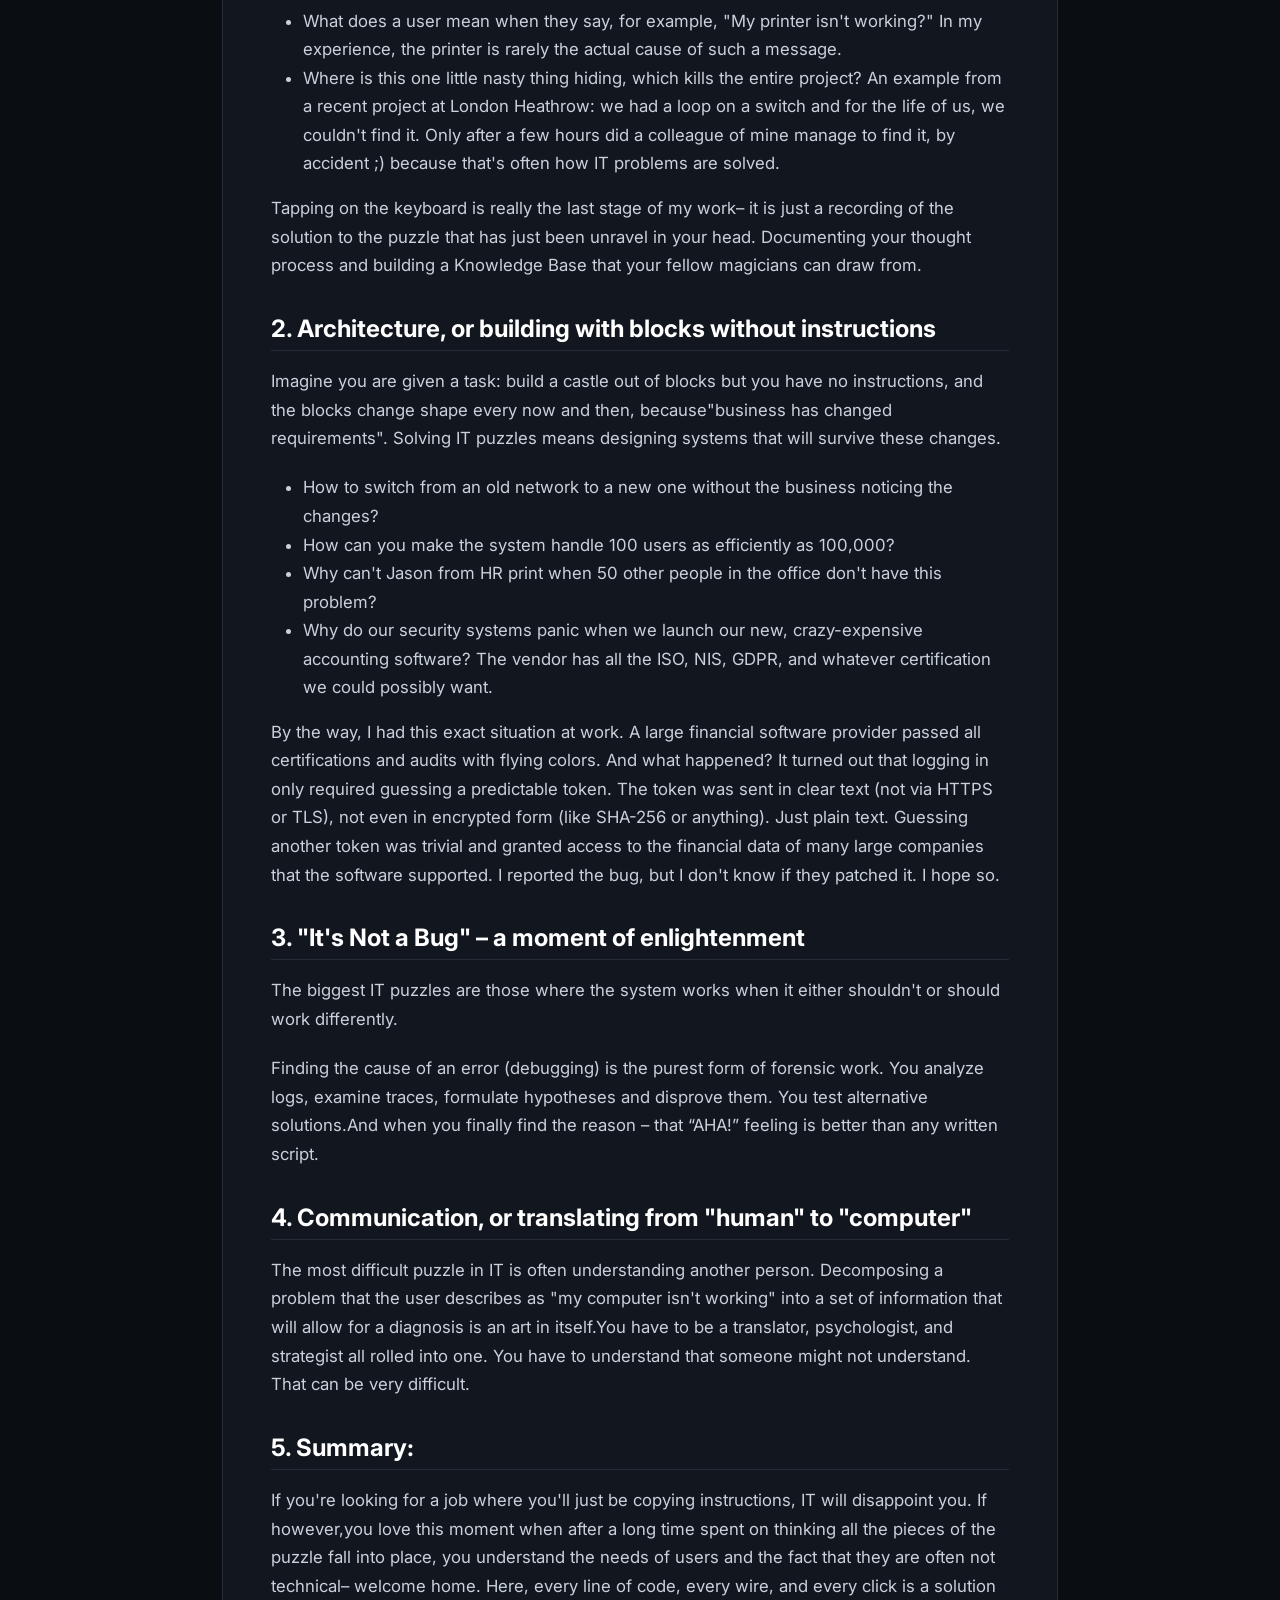
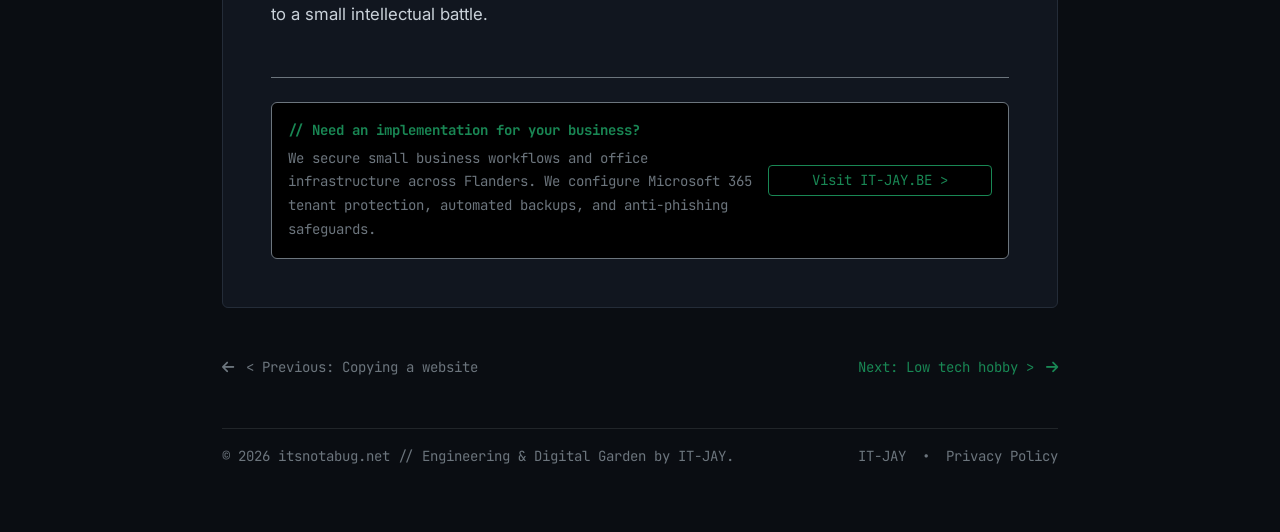
<file: en/2026/08/it-magician.html>
<!doctype html>
<html lang="en">
    <head>
        <meta charset="UTF-8" />
        <meta name="viewport" content="width=device-width, initial-scale=1.0" />
        <meta http-equiv="X-UA-Compatible" content="IE=edge" />

        <!-- SEO Podstawowe -->
        <title>IT Magician: Demystifying the Computer Wizard Myth | itsnotabug.net</title>
        <meta
            name="description"
            content="Is IT really black magic? Exploring what IT work actually looks like: detective troubleshooting, architecture without manuals, forensic debugging, and human-to-computer translation." />
        <meta
            name="keywords"
            content="IT magician, computer wizard, IT troubleshooting, system architecture, debugging, IT support, forensic analysis, IT career" />
        <meta name="author" content="itsnotabug.net" />
        <link rel="canonical" href="https://itsnotabug.net/en/it-magician.html" />

        <!-- Open Graph / Facebook / LinkedIn -->
        <meta property="og:type" content="article" />
        <meta property="og:locale" content="en_US" />
        <meta property="og:site_name" content="itsnotabug.net" />
        <meta
            property="og:title"
            content="IT Magician: Hacker, Wizard, or Detective? // itsnotabug.net" />
        <meta
            property="og:description"
            content="Typing keys is only the final recording step. Discover the reality of IT puzzles, deciphering user reports, and forensic debugging in enterprise environments." />
        <meta property="og:url" content="https://itsnotabug.net/en/it-magician.html" />
        <meta property="og:image" content="https://itsnotabug.net/img/head-IT-magician.png" />
        <meta property="article:published_time" content="2026-08-11" />
        <meta property="article:section" content="General IT" />
        <meta property="article:tag" content="IT" />
        <meta property="article:tag" content="General" />
        <meta property="article:tag" content="Architecture" />
        <meta property="article:tag" content="Debugging" />

        <!-- Twitter Card -->
        <meta name="twitter:card" content="summary_large_image" />
        <meta name="twitter:title" content="IT Magician: The Reality Behind the 'Computer Wizard' Myth" />
        <meta
            name="twitter:description"
            content="Why IT work is more like detective forensic analysis and building blocks without instructions than movie hacking." />
        <meta name="twitter:image" content="https://itsnotabug.net/img/head-IT-magician.png" />

        <meta name="theme-color" content="#0a0d12" />

        <!-- Google Fonts: JetBrains Mono + Inter -->
        <link rel="preconnect" href="https://fonts.googleapis.com" />
        <link rel="preconnect" href="https://fonts.gstatic.com" crossorigin />
        <link
            href="https://fonts.googleapis.com/css2?family=Inter:wght@400;500;600;700&family=JetBrains+Mono:wght@400;500;700&display=swap"
            rel="stylesheet" />

        <!-- Bootstrap 5 & FontAwesome -->
        <link href="https://cdn.jsdelivr.net/npm/bootstrap@5.3.3/dist/css/bootstrap.min.css" rel="stylesheet" />
        <link rel="stylesheet" href="https://cdnjs.cloudflare.com/ajax/libs/font-awesome/6.5.1/css/all.min.css" />
        <link rel="stylesheet" href="../../../style.css" />
    </head>

    <body>
        <!-- 1. GÓRNY PASEK NAWIGACJI -->
        <header class="border-bottom border-dark sticky-top bg-black bg-opacity-75" style="backdrop-filter: blur(8px)">
            <div class="container-xl">
                <nav class="navbar navbar-expand-lg navbar-dark py-2 px-0">
                    <a
                        class="navbar-brand d-flex align-items-center gap-2 font-mono fs-6 text-white"
                        href="../../index_en.html">
                        <!-- Miejsce na logo -->
                        <img
                            src="../../../img/logo.jpeg"
                            alt="Logo"
                            height="70"
                            class="d-inline-block align-text-top"
                            style="width: auto" />
                        <span class="text-success fw-bold">&gt;_</span>
                        <span>itsnotabug<span class="text-warning">.net</span></span>
                        <span
                            class="badge bg-dark border border-secondary text-secondary ms-1"
                            style="font-size: 0.65rem">
                            LOGS
                        </span>
                    </a>

                    <button
                        class="navbar-toggler border-0 shadow-none text-white"
                        type="button"
                        data-bs-toggle="collapse"
                        data-bs-target="#mainNav">
                        <i class="fa-solid fa-bars fs-5"></i>
                    </button>

                    <div class="collapse navbar-collapse justify-content-end" id="mainNav">
                        <ul class="navbar-nav align-items-lg-center gap-lg-3 my-3 my-lg-0 font-mono small">
                            <li class="nav-item">
                                <a class="nav-link nav-link-custom" href="../../about-me.html">./about-me</a>
                            </li>

                            <!-- Przełącznik języka -->
                            <!--<li class="nav-item ms-lg-2">
                                <div
                                    class="btn-group btn-group-sm p-1 bg-dark border border-secondary rounded"
                                    role="group">
                                    <a
                                        href="../../../pl/mfa-what-is-it-really.html"
                                        class="btn btn-sm btn-dark text-secondary border-0 px-2"
                                        style="font-size: 0.72rem"
                                        >PL</a>
                                    
                                    <span class="text-secondary align-self-center px-1" style="font-size: 0.7rem"
                                        >|</span>
                                    
                                    <a
                                        href="../../../en/mfa-what-is-it-really.html"
                                        class="btn btn-sm btn-dark active fw-bold text-success border-0 px-2"
                                        style="font-size: 0.72rem"
                                        >EN</a>
                                    
                                    <span class="text-secondary align-self-center px-1" style="font-size: 0.7rem"
                                        >|</span>
                                    
                                    <a
                                        href="../../../nl/mfa-wat-is-het-echt.html"
                                        class="btn btn-sm btn-dark text-secondary border-0 px-2"
                                        style="font-size: 0.72rem"
                                        >NL</a>
                                </div>
                            </li>-->

                            <!-- Odsyłacz do IT-JAY -->
                            <li class="nav-item ms-lg-2">
                                <a
                                    href="https://it-jay.be"
                                    target="_blank"
                                    class="btn btn-outline-success btn-sm font-mono px-3">
                                    <span>IT-JAY.BE &gt;</span>
                                </a>
                            </li>
                        </ul>
                    </div>
                </nav>
            </div>
        </header>

        <!-- 2. GŁÓWNA TREŚĆ ARTYKUŁU -->
        <main class="py-4 py-md-5">
            <div class="container-xl" style="max-width: 860px">
                <!-- Nagłówek artykułu i okno konsoli -->
                <article class="terminal-window mb-5">
                    <div class="terminal-header d-flex align-items-center justify-content-between font-mono">
                        <div class="d-flex align-items-center">
                            <div class="traffic-dots me-2">
                                <span class="dot-red"></span>
                                <span class="dot-yellow"></span>
                                <span class="dot-green"></span>
                            </div>
                            <span class="text-secondary">itsnotabug@core:~/posts/general$</span>
                        </div>
                        <div class="d-none d-sm-block text-secondary">cat it-magician.md --render</div>
                    </div>

                    <div class="p-4 p-md-5">
                        <!-- Metadane wpisu -->
                        <div class="d-flex flex-wrap align-items-center gap-2 font-mono small text-secondary mb-3">
                            <span class="badge bg-dark border border-success text-success">#IT</span>
                            <span class="badge bg-dark border border-secondary text-secondary">#GENERAL</span>
                            <span>•</span>
                            <span><i class="fa-regular fa-clock me-1"></i>8 min read</span>
                            <span>•</span>
                            <span>2026-08-11</span>
                        </div>

                        <!-- Tytuł główny -->
                        <h1 class="h2 fw-bold text-white font-mono mb-3">IT Magician</h1>
                        <p class="lead text-secondary" style="font-size: 1.1rem">
                            How many times have I heard at work, "IT is black magic", "I don't understand how you can do
                            this job", "IT are magicians," and other similar comments.
                        </p>

                        <hr class="border-secondary my-4" />

                        <!-- Treść właściwa artykułu -->
                        <div class="article-body">
                            <!-- Grafika -->
                            <figure class="tech-figure">
                                <div
                                    class="terminal-header d-flex align-items-center justify-content-between font-mono">
                                    <span class="text-secondary"
                                        ><i class="fa-solid fa-image me-1"></i> fig_01_it-magician.png</span
                                    >
                                    <span class="text-secondary">resolution: 1600x900 [WebP]</span>
                                </div>
                                <img
                                    src="../../../img/head-IT-magician.png"
                                    alt="MFA Authentication Sequence Diagram"
                                    loading="lazy" />
                                <figcaption class="tech-caption font-mono">
                                    <span class="text-warning">[Fig. 1]</span> A hacker or an IT magician?
                                </figcaption>
                            </figure>
                            <h2>The Myth of the "Computer Wizard"</h2>

                            <p>
                                The common image of an IT guy is a hoodie-wearing figure punching keys at the speed of a
                                machine gun in the dark of night, while cascades of green characters glide across the
                                screen (shoutout to all Matrix fans!). The reality, however, is much more interesting
                                (in my opinion), though definitely less cinematic. Users often call us "computer
                                wizards." If you think my job is just tapping on a keyboard, that's like saying a
                                writer's job is "placing letters." Letters are just a tool. The real magic happens where
                                the translation from user language into technical language begins, where a problem
                                becomes a solution, and everything looks like magic.
                            </p>

                            <h2>1. Tapping on the keyboard is only a small part</h2>

                            <p>
                                The truth is a bit different than most people imagine: I spend most of my time not
                                typing but guessing.Yes, you read that right, guessing. IT job in most cases is a
                                detective's job. You have to understand a lot of things, for example:
                            </p>
                            <ul>
                                <li>
                                    If you need to write or complete the code of some program or automation script and I
                                    read, what the author meant (even if I am the author from half a year ago) and for
                                    the life of me I can't understand why this function is written this way. It makes no
                                    sense. Yes, I know, well-documented code is easy to read. Let the one who always has
                                    perfect documentation of their own code throw their keyboard at me. Go ahead, I'll
                                    wait...
                                </li>
                                <li>
                                    Why is the system behaving this way? What was I doing before it crashed? Was it my
                                    fault that it crashed?
                                </li>
                                <li>
                                    What does a user mean when they say, for example, "My printer isn't working?" In my
                                    experience, the printer is rarely the actual cause of such a message.
                                </li>
                                <li>
                                    Where is this one little nasty thing hiding, which kills the entire project? An
                                    example from a recent project at London Heathrow: we had a loop on a switch and for
                                    the life of us, we couldn't find it. Only after a few hours did a colleague of mine
                                    manage to find it, by accident ;) because that's often how IT problems are solved.
                                </li>
                            </ul>
                            <p>
                                Tapping on the keyboard is really the last stage of my work– it is just a recording of
                                the solution to the puzzle that has just been unravel in your head. Documenting your
                                thought process and building a Knowledge Base that your fellow magicians can draw from.
                            </p>

                            <h2>2. Architecture, or building with blocks without instructions</h2>

                            <p>
                                Imagine you are given a task: build a castle out of blocks but you have no instructions,
                                and the blocks change shape every now and then, because"business has changed
                                requirements". Solving IT puzzles means designing systems that will survive these
                                changes.
                            </p>
                            <ul>
                                <li>
                                    How to switch from an old network to a new one without the business noticing the
                                    changes?
                                </li>
                                <li>How can you make the system handle 100 users as efficiently as 100,000?</li>
                                <li>
                                    Why can't Jason from HR print when 50 other people in the office don't have this
                                    problem?
                                </li>
                                <li>
                                    Why do our security systems panic when we launch our new, crazy-expensive accounting
                                    software? The vendor has all the ISO, NIS, GDPR, and whatever certification we could
                                    possibly want.
                                </li>
                            </ul>
                            <p>
                                By the way, I had this exact situation at work. A large financial software provider
                                passed all certifications and audits with flying colors. And what happened? It turned
                                out that logging in only required guessing a predictable token. The token was sent in
                                clear text (not via HTTPS or TLS), not even in encrypted form (like SHA-256 or
                                anything). Just plain text. Guessing another token was trivial and granted access to the
                                financial data of many large companies that the software supported. I reported the bug,
                                but I don't know if they patched it. I hope so.
                            </p>

                            <h2>3. "It's Not a Bug" – a moment of enlightenment</h2>

                            <p>
                                The biggest IT puzzles are those where the system works when it either shouldn't or
                                should work differently.
                            </p>

                            <p>
                                Finding the cause of an error (debugging) is the purest form of forensic work. You
                                analyze logs, examine traces, formulate hypotheses and disprove them. You test
                                alternative solutions.And when you finally find the reason – that “AHA!” feeling is
                                better than any written script.
                            </p>

                            <h2>4. Communication, or translating from "human" to "computer"</h2>

                            <p>
                                The most difficult puzzle in IT is often understanding another person. Decomposing a
                                problem that the user describes as "my computer isn't working" into a set of information
                                that will allow for a diagnosis is an art in itself.You have to be a translator,
                                psychologist, and strategist all rolled into one. You have to understand that someone
                                might not understand. That can be very difficult.
                            </p>

                            <h2>5. Summary:</h2>

                            <p>
                                If you're looking for a job where you'll just be copying instructions, IT will
                                disappoint you. If however,you love this moment when after a long time spent on thinking
                                all the pieces of the puzzle fall into place, you understand the needs of users and the
                                fact that they are often not technical– welcome home. Here, every line of code, every
                                wire, and every click is a solution to a small intellectual battle.
                            </p>
                        </div>

                        <!-- 3. STOPKA ARTYKUŁU: AUTOR + MOSTEK DO IT-JAY -->
                        <div class="mt-5 pt-4 border-top border-secondary">
                            <div class="card bg-black border-secondary p-3 rounded">
                                <div class="row align-items-center g-3 font-mono">
                                    <div class="col-md-8">
                                        <div class="text-success small fw-bold mb-1">
                                            // Need an implementation for your business?
                                        </div>
                                        <p class="text-secondary small mb-0 font-sans">
                                            We secure small business workflows and office infrastructure across
                                            Flanders. We configure Microsoft 365 tenant protection, automated backups,
                                            and anti-phishing safeguards.
                                        </p>
                                    </div>
                                    <div class="col-md-4 text-md-end">
                                        <a
                                            href="https://it-jay.be"
                                            target="_blank"
                                            class="btn btn-outline-success btn-sm font-mono w-100 w-md-auto">
                                            Visit IT-JAY.BE &gt;
                                        </a>
                                    </div>
                                </div>
                            </div>
                        </div>
                    </div>
                </article>

                <!-- NAWIGACJA POPRZEDNI / NASTĘPNY WPIS -->
                <nav class="d-flex justify-content-between align-items-center font-mono small mb-5">
                    <a href="../07/copying-a-website.html" class="text-secondary text-decoration-none hover-white">
                        <i class="fa-solid fa-arrow-left me-1"></i> &lt; Previous: Copying a website
                    </a>
                    <a href="../09/low-tech-hobby.html" class="text-success text-decoration-none hover-white">
                        Next: Low tech hobby &gt; <i class="fa-solid fa-arrow-right ms-1"></i>
                    </a>
                </nav>

                <!-- STOPKA -->
                <footer
                    class="d-flex flex-column flex-sm-row justify-content-between align-items-center py-3 text-secondary small border-top border-dark font-mono">
                    <div>© 2026 itsnotabug.net // Engineering &amp; Digital Garden by IT-JAY.</div>
                    <div class="d-flex gap-3 mt-2 mt-sm-0">
                        <a href="https://it-jay.be" class="text-secondary text-decoration-none hover-white">IT-JAY</a>
                        <!--<span>•</span>
                        <a href="/feed.xml" class="text-secondary text-decoration-none hover-white">RSS</a>-->
                        <span>•</span>
                        <a
                            href="https://it-jay.be/privacy-policy"
                            class="text-secondary text-decoration-none hover-white"
                            >Privacy Policy</a
                        >
                    </div>
                </footer>
            </div>
        </main>

        <script src="https://cdn.jsdelivr.net/npm/bootstrap@5.3.3/dist/js/bootstrap.bundle.min.js"></script>
    </body>
</html>
</file>
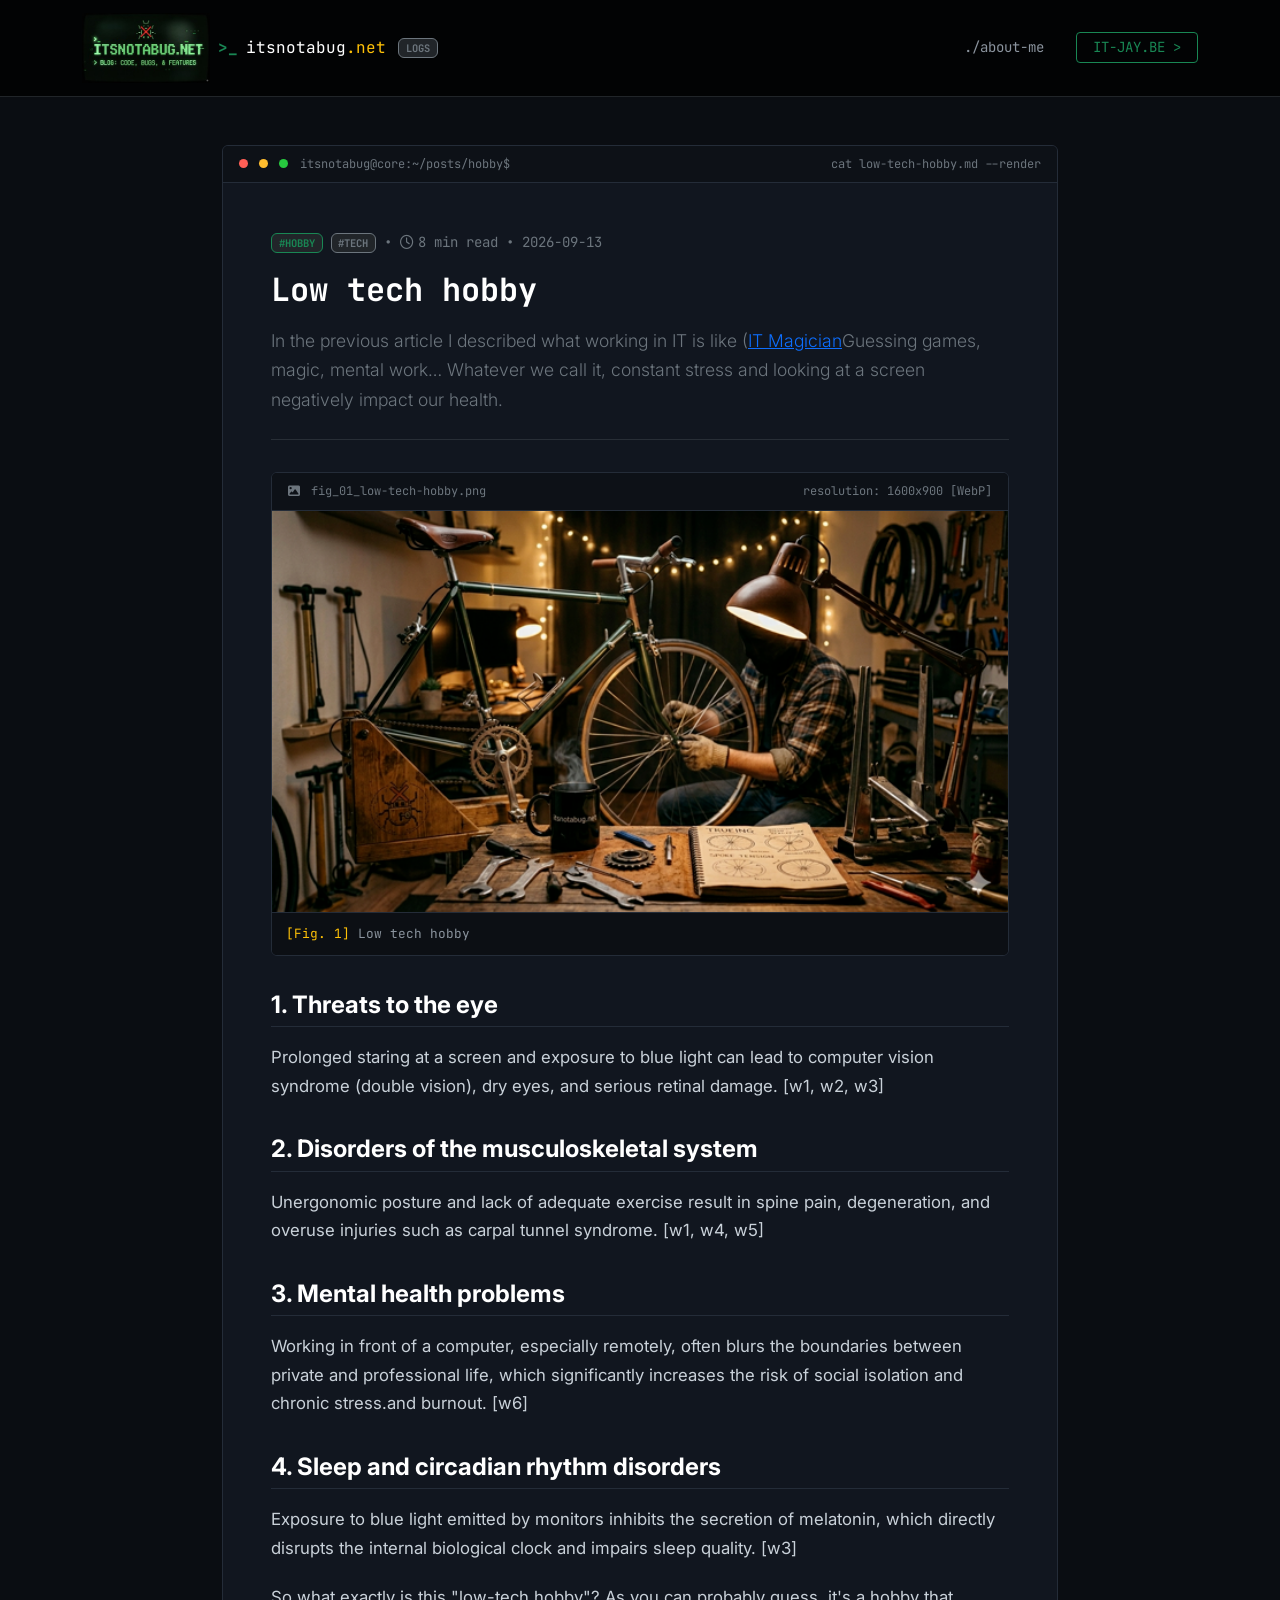
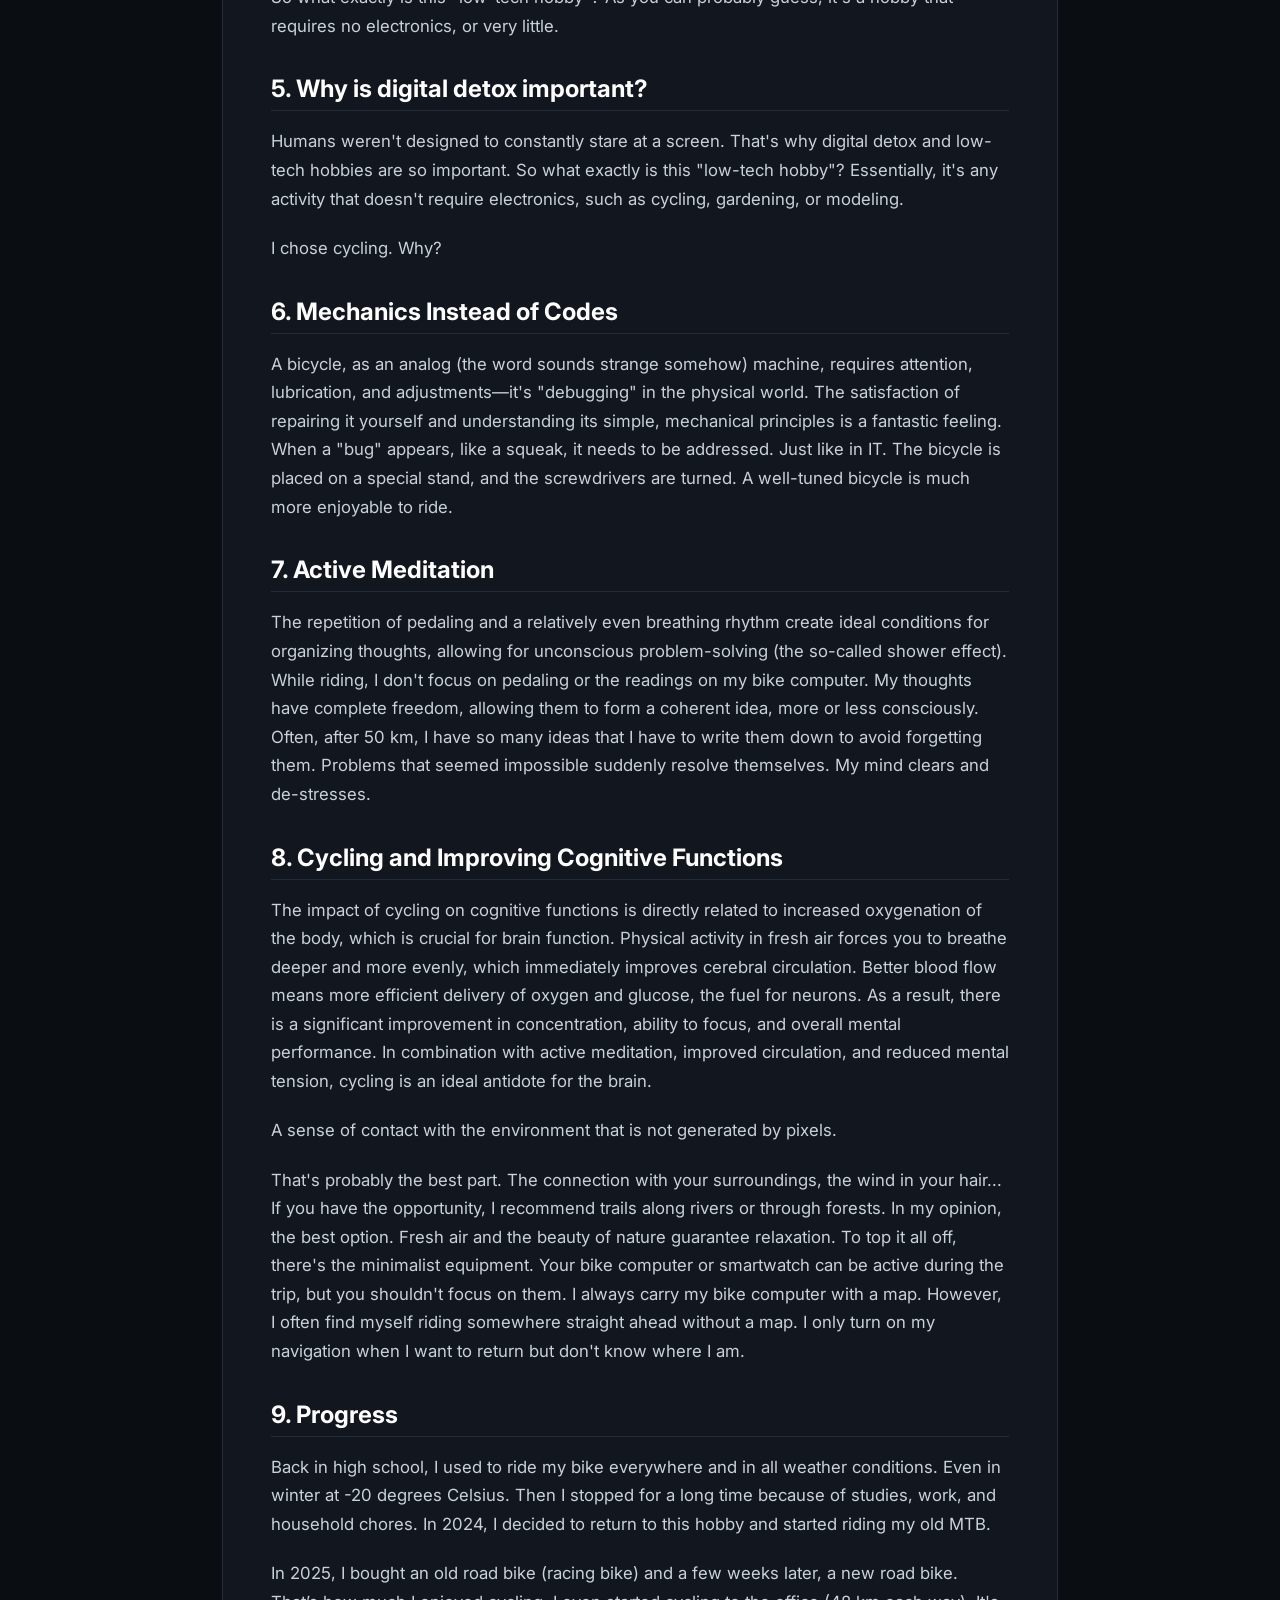
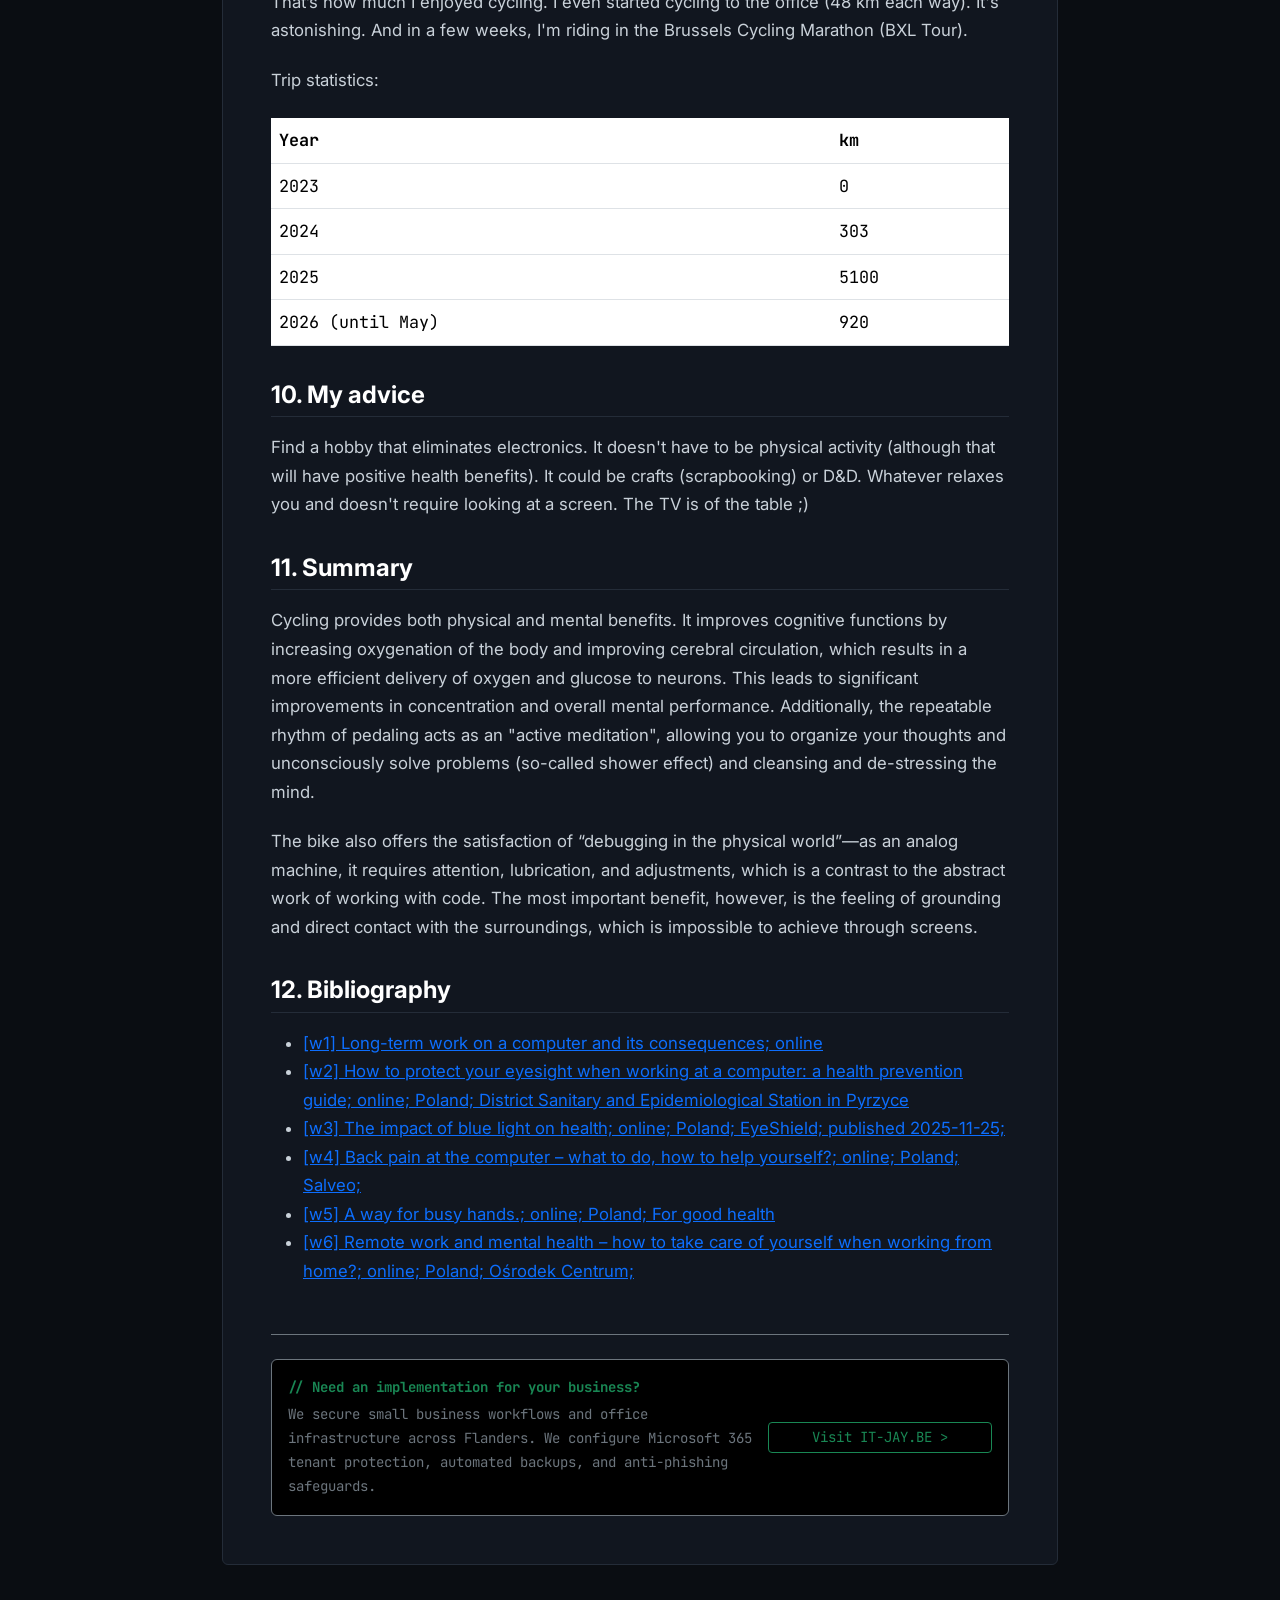
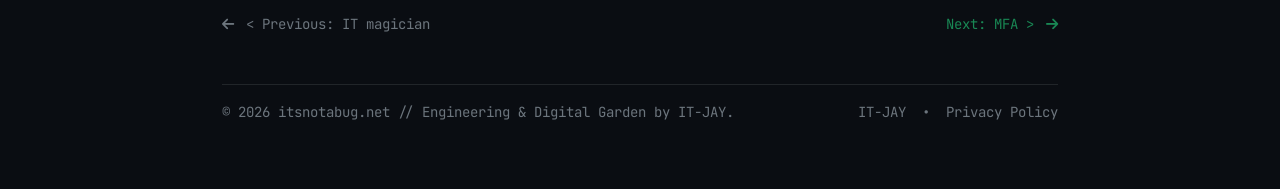
<file: en/2026/09/low-tech-hobby.html>
<!doctype html>
<html lang="en">
    <head>
        <meta charset="UTF-8" />
        <meta name="viewport" content="width=device-width, initial-scale=1.0" />
        <meta http-equiv="X-UA-Compatible" content="IE=edge" />

        <!-- SEO Podstawowe -->
        <title>MFA, What Is It Really? Multi-Factor Authentication Explained | itsnotabug.net</title>
        <meta
            name="description"
            content="What is Multi-Factor Authentication (MFA) and why is a password alone not enough? An engineering deep dive into TOTP apps, Passkeys, FIDO2 hardware keys, and bypass attack vectors." />
        <meta
            name="keywords"
            content="MFA, multi-factor authentication, cybersecurity, passkeys, TOTP, authenticator app, FIDO2, SIM swapping, phishing, push bombing, authentication security" />
        <meta name="author" content="itsnotabug.net" />
        <link rel="canonical" href="https://itsnotabug.net/en/mfa.html" />

        <!-- Open Graph / Facebook / LinkedIn -->
        <meta property="og:type" content="article" />
        <meta property="og:locale" content="en_US" />
        <meta property="og:site_name" content="itsnotabug.net" />
        <meta
            property="og:title"
            content="MFA, What Is It Really? Adding an Extra Layer to Your Login // itsnotabug.net" />
        <meta
            property="og:description"
            content="Understand why leaked passwords break single-factor login. Comparing SMS risks, TOTP authenticator apps, USB physical keys, and modern Passkeys." />
        <meta property="og:url" content="https://itsnotabug.net/en/mfa.html" />
        <meta property="og:image" content="https://itsnotabug.net/img/head-MFA-what-is-it-really.png" />
        <meta property="article:published_time" content="2026-10-17" />
        <meta property="article:section" content="Cybersecurity" />
        <meta property="article:tag" content="Cybersecurity" />
        <meta property="article:tag" content="IT" />
        <meta property="article:tag" content="MFA" />
        <meta property="article:tag" content="Security" />

        <!-- Twitter Card -->
        <meta name="twitter:card" content="summary_large_image" />
        <meta name="twitter:title" content="MFA, What Is It Really? Multi-Factor Authentication Explained" />
        <meta
            name="twitter:description"
            content="From traditional password leaks to Passkeys and hardware tokens: a visual, sequence-diagram breakdown of multi-factor authentication." />
        <meta name="twitter:image" content="https://itsnotabug.net/img/head-MFA-what-is-it-really.png" />

        <meta name="theme-color" content="#0a0d12" />

        <!-- Google Fonts: JetBrains Mono + Inter -->
        <link rel="preconnect" href="https://fonts.googleapis.com" />
        <link rel="preconnect" href="https://fonts.gstatic.com" crossorigin />
        <link
            href="https://fonts.googleapis.com/css2?family=Inter:wght@400;500;600;700&family=JetBrains+Mono:wght@400;500;700&display=swap"
            rel="stylesheet" />

        <!-- Bootstrap 5 & FontAwesome -->
        <link href="https://cdn.jsdelivr.net/npm/bootstrap@5.3.3/dist/css/bootstrap.min.css" rel="stylesheet" />
        <link rel="stylesheet" href="https://cdnjs.cloudflare.com/ajax/libs/font-awesome/6.5.1/css/all.min.css" />
        <link rel="stylesheet" href="../../../style.css" />
    </head>

    <body>
        <!-- 1. GÓRNY PASEK NAWIGACJI -->
        <header class="border-bottom border-dark sticky-top bg-black bg-opacity-75" style="backdrop-filter: blur(8px)">
            <div class="container-xl">
                <nav class="navbar navbar-expand-lg navbar-dark py-2 px-0">
                    <a
                        class="navbar-brand d-flex align-items-center gap-2 font-mono fs-6 text-white"
                        href="../../index_en.html">
                        <!-- Miejsce na logo -->
                        <img
                            src="../../../img/logo.jpeg"
                            alt="Logo"
                            height="70"
                            class="d-inline-block align-text-top"
                            style="width: auto" />
                        <span class="text-success fw-bold">&gt;_</span>
                        <span>itsnotabug<span class="text-warning">.net</span></span>
                        <span
                            class="badge bg-dark border border-secondary text-secondary ms-1"
                            style="font-size: 0.65rem">
                            LOGS
                        </span>
                    </a>

                    <button
                        class="navbar-toggler border-0 shadow-none text-white"
                        type="button"
                        data-bs-toggle="collapse"
                        data-bs-target="#mainNav">
                        <i class="fa-solid fa-bars fs-5"></i>
                    </button>

                    <div class="collapse navbar-collapse justify-content-end" id="mainNav">
                        <ul class="navbar-nav align-items-lg-center gap-lg-3 my-3 my-lg-0 font-mono small">
                            <li class="nav-item">
                                <a class="nav-link nav-link-custom" href="../../about-me.html">./about-me</a>
                            </li>

                            <!-- Przełącznik języka -->
                            <!--<li class="nav-item ms-lg-2">
                                <div
                                    class="btn-group btn-group-sm p-1 bg-dark border border-secondary rounded"
                                    role="group">
                                    <a
                                        href="../../../pl/mfa-what-is-it-really.html"
                                        class="btn btn-sm btn-dark text-secondary border-0 px-2"
                                        style="font-size: 0.72rem"
                                        >PL</a>
                                    
                                    <span class="text-secondary align-self-center px-1" style="font-size: 0.7rem"
                                        >|</span>
                                    
                                    <a
                                        href="../../../en/mfa-what-is-it-really.html"
                                        class="btn btn-sm btn-dark active fw-bold text-success border-0 px-2"
                                        style="font-size: 0.72rem"
                                        >EN</a>
                                    
                                    <span class="text-secondary align-self-center px-1" style="font-size: 0.7rem"
                                        >|</span>
                                    
                                    <a
                                        href="../../../nl/mfa-wat-is-het-echt.html"
                                        class="btn btn-sm btn-dark text-secondary border-0 px-2"
                                        style="font-size: 0.72rem"
                                        >NL</a>
                                </div>
                            </li>-->

                            <!-- Odsyłacz do IT-JAY -->
                            <li class="nav-item ms-lg-2">
                                <a
                                    href="https://it-jay.be"
                                    target="_blank"
                                    class="btn btn-outline-success btn-sm font-mono px-3">
                                    <span>IT-JAY.BE &gt;</span>
                                </a>
                            </li>
                        </ul>
                    </div>
                </nav>
            </div>
        </header>

        <!-- 2. GŁÓWNA TREŚĆ ARTYKUŁU -->
        <main class="py-4 py-md-5">
            <div class="container-xl" style="max-width: 860px">
                <!-- Nagłówek artykułu i okno konsoli -->
                <article class="terminal-window mb-5">
                    <div class="terminal-header d-flex align-items-center justify-content-between font-mono">
                        <div class="d-flex align-items-center">
                            <div class="traffic-dots me-2">
                                <span class="dot-red"></span>
                                <span class="dot-yellow"></span>
                                <span class="dot-green"></span>
                            </div>
                            <span class="text-secondary">itsnotabug@core:~/posts/hobby$</span>
                        </div>
                        <div class="d-none d-sm-block text-secondary">cat low-tech-hobby.md --render</div>
                    </div>

                    <div class="p-4 p-md-5">
                        <!-- Metadane wpisu -->
                        <div class="d-flex flex-wrap align-items-center gap-2 font-mono small text-secondary mb-3">
                            <span class="badge bg-dark border border-success text-success">#HOBBY</span>
                            <span class="badge bg-dark border border-secondary text-secondary">#TECH</span>
                            <span>•</span>
                            <span><i class="fa-regular fa-clock me-1"></i>8 min read</span>
                            <span>•</span>
                            <span>2026-09-13</span>
                        </div>

                        <!-- Tytuł główny -->
                        <h1 class="h2 fw-bold text-white font-mono mb-3">Low tech hobby</h1>
                        <p class="lead text-secondary" style="font-size: 1.1rem">
                            In the previous article I described what working in IT is like (<a
                                href="../08/it-magician.html"
                                >IT Magician</a
                            >Guessing games, magic, mental work… Whatever we call it, constant stress and looking at
                            a screen negatively impact our health.
                        </p>

                        <hr class="border-secondary my-4" />

                        <!-- Treść właściwa artykułu -->
                        <div class="article-body">
                            <!-- Grafika -->
                            <figure class="tech-figure">
                                <div
                                    class="terminal-header d-flex align-items-center justify-content-between font-mono">
                                    <span class="text-secondary"
                                        ><i class="fa-solid fa-image me-1"></i> fig_01_low-tech-hobby.png</span
                                    >
                                    <span class="text-secondary">resolution: 1600x900 [WebP]</span>
                                </div>
                                <img
                                    src="../../../img/head-low-tech-hobby.png"
                                    alt="MFA Authentication Sequence Diagram"
                                    loading="lazy" />
                                <figcaption class="tech-caption font-mono">
                                    <span class="text-warning">[Fig. 1]</span> Low tech hobby
                                </figcaption>
                            </figure>
                            <h2>1. Threats to the eye</h2>

                            <p>
                                Prolonged staring at a screen and exposure to blue light can lead to computer vision
                                syndrome (double vision), dry eyes, and serious retinal damage. [w1, w2, w3]
                            </p>

                            <h2>2. Disorders of the musculoskeletal system</h2>

                            <p>
                                Unergonomic posture and lack of adequate exercise result in spine pain, degeneration,
                                and overuse injuries such as carpal tunnel syndrome. [w1, w4, w5]
                            </p>

                            <h2>3. Mental health problems</h2>

                            <p>
                                Working in front of a computer, especially remotely, often blurs the boundaries between
                                private and professional life, which significantly increases the risk of social
                                isolation and chronic stress.and burnout. [w6]
                            </p>

                            <h2>4. Sleep and circadian rhythm disorders</h2>

                            <p>
                                Exposure to blue light emitted by monitors inhibits the secretion of melatonin, which
                                directly disrupts the internal biological clock and impairs sleep quality. [w3]
                            </p>

                            <p>
                                So what exactly is this "low-tech hobby"? As you can probably guess, it's a hobby that
                                requires no electronics, or very little.
                            </p>

                            <h2>5. Why is digital detox important?</h2>

                            <p>
                                Humans weren't designed to constantly stare at a screen. That's why digital detox and
                                low-tech hobbies are so important. So what exactly is this "low-tech hobby"?
                                Essentially, it's any activity that doesn't require electronics, such as cycling,
                                gardening, or modeling.
                            </p>

                            <p>I chose cycling. Why?</p>

                            <h2>6. Mechanics Instead of Codes</h2>

                            <p>
                                A bicycle, as an analog (the word sounds strange somehow) machine, requires attention,
                                lubrication, and adjustments—it's "debugging" in the physical world. The satisfaction of
                                repairing it yourself and understanding its simple, mechanical principles is a fantastic
                                feeling. When a "bug" appears, like a squeak, it needs to be addressed. Just like in IT.
                                The bicycle is placed on a special stand, and the screwdrivers are turned. A well-tuned
                                bicycle is much more enjoyable to ride.
                            </p>

                            <h2>7. Active Meditation</h2>

                            <p>
                                The repetition of pedaling and a relatively even breathing rhythm create ideal
                                conditions for organizing thoughts, allowing for unconscious problem-solving (the
                                so-called shower effect). While riding, I don't focus on pedaling or the readings on my
                                bike computer. My thoughts have complete freedom, allowing them to form a coherent idea,
                                more or less consciously. Often, after 50 km, I have so many ideas that I have to write
                                them down to avoid forgetting them. Problems that seemed impossible suddenly resolve
                                themselves. My mind clears and de-stresses.
                            </p>

                            <h2>8. Cycling and Improving Cognitive Functions</h2>

                            <p>
                                The impact of cycling on cognitive functions is directly related to increased
                                oxygenation of the body, which is crucial for brain function. Physical activity in fresh
                                air forces you to breathe deeper and more evenly, which immediately improves cerebral
                                circulation. Better blood flow means more efficient delivery of oxygen and glucose, the
                                fuel for neurons. As a result, there is a significant improvement in concentration,
                                ability to focus, and overall mental performance. In combination with active meditation,
                                improved circulation, and reduced mental tension, cycling is an ideal antidote for the
                                brain.
                            </p>

                            <p>A sense of contact with the environment that is not generated by pixels.</p>

                            <p>
                                That's probably the best part. The connection with your surroundings, the wind in your
                                hair... If you have the opportunity, I recommend trails along rivers or through forests.
                                In my opinion, the best option. Fresh air and the beauty of nature guarantee relaxation.
                                To top it all off, there's the minimalist equipment. Your bike computer or smartwatch
                                can be active during the trip, but you shouldn't focus on them. I always carry my bike
                                computer with a map. However, I often find myself riding somewhere straight ahead
                                without a map. I only turn on my navigation when I want to return but don't know where I
                                am.
                            </p>

                            <h2>9. Progress</h2>

                            <p>
                                Back in high school, I used to ride my bike everywhere and in all weather conditions.
                                Even in winter at -20 degrees Celsius. Then I stopped for a long time because of
                                studies, work, and household chores. In 2024, I decided to return to this hobby and
                                started riding my old MTB.
                            </p>

                            <p>
                                In 2025, I bought an old road bike (racing bike) and a few weeks later, a new road bike.
                                That’s how much I enjoyed cycling. I even started cycling to the office (48 km each
                                way). It's astonishing. And in a few weeks, I'm riding in the Brussels Cycling Marathon
                                (BXL Tour).
                            </p>

                            <p>Trip statistics:</p>
                            <div class="table-responsive my-4">
                                <table class="table cli-table font-mono mb-0">
                                    <thead>
                                        <tr>
                                            <th scope="col">Year</th>
                                            <th scope="col">km</th>
                                        </tr>
                                    </thead>
                                    <tbody>
                                        <tr>
                                            <td>2023</td>
                                            <td>0</td>
                                        </tr>
                                        <tr>
                                            <td>2024</td>
                                            <td>303</td>
                                        </tr>
                                        <tr>
                                            <td>2025</td>
                                            <td>5100</td>
                                        </tr>
                                        <tr>
                                            <td>2026 (until May)</td>
                                            <td>920</td>
                                        </tr>
                                    </tbody>
                                </table>
                            </div>

                            <h2>10. My advice</h2>

                            <p>
                                Find a hobby that eliminates electronics. It doesn't have to be physical activity
                                (although that will have positive health benefits). It could be crafts (scrapbooking) or
                                D&D. Whatever relaxes you and doesn't require looking at a screen. The TV is of the
                                table ;)
                            </p>

                            <h2>11. Summary</h2>

                            <p>
                                Cycling provides both physical and mental benefits. It improves cognitive functions by
                                increasing oxygenation of the body and improving cerebral circulation, which results in
                                a more efficient delivery of oxygen and glucose to neurons. This leads to significant
                                improvements in concentration and overall mental performance. Additionally, the
                                repeatable rhythm of pedaling acts as an "active meditation", allowing you to organize
                                your thoughts and unconsciously solve problems (so-called shower effect) and cleansing
                                and de-stressing the mind.
                            </p>

                            <p>
                                The bike also offers the satisfaction of “debugging in the physical world”—as an analog
                                machine, it requires attention, lubrication, and adjustments, which is a contrast to the
                                abstract work of working with code. The most important benefit, however, is the feeling
                                of grounding and direct contact with the surroundings, which is impossible to achieve
                                through screens. 
                            </p>

                            <h2>12. Bibliography</h2>
                            <ul>
                                <li>
                                    <a
                                        href="https://pracujkomfortowo.pl/o-ergonomii/dlugotrwala-praca-na-komputerze-i-jej-konspektje/"
                                        >[w1] Long-term work on a computer and its consequences; online</a
                                    >
                                </li>
                                <li>
                                    <a
                                        href="https://www.gov.pl/web/psse-pyrzyce/jak-ochronic-wzrok-pracujac-przy-komputerze-poradnik-profilaktyki-zdrowiej"
                                        >[w2] How to protect your eyesight when working at a computer: a health
                                        prevention guide; online; Poland; District Sanitary and Epidemiological Station
                                        in Pyrzyce</a
                                    >
                                </li>
                                <li>
                                    <a href="https://eyeshield.com/wplyw-swiatla-niebieskiego-na-zdrowie/"
                                        >[w3] The impact of blue light on health; online; Poland; EyeShield; published
                                        2025-11-25;</a
                                    >
                                </li>
                                <li>
                                    <a
                                        href="https://www.salveo.katowice.pl/2025/01/31/bol-plecow-przy-komputerze-co-robic-jak-sobie-pomoc/"
                                        >[w4] Back pain at the computer – what to do, how to help yourself?; online;
                                        Poland; Salveo;</a
                                    >
                                </li>
                                <li>
                                    <a
                                        href="https://fgh.com.pl/wp-content/uploads/2020/08/Spo%C5%9B%C3%B3b-na-zapracowane-r%C4%99ce.pdf"
                                        >[w5] A way for busy hands.; online; Poland; For good health</a
                                    >
                                </li>
                                <li>
                                    <a
                                        href="https://osrodek-centrum.pl/praca-zdalna-a-zdrowie-psychiczne-jak-dbac-o-siebie-pracujac-z-domu/"
                                        >[w6] Remote work and mental health – how to take care of yourself when working
                                        from home?; online; Poland; Ośrodek Centrum;
                                    </a>
                                </li>
                            </ul>
                        </div>

                        <!-- 3. STOPKA ARTYKUŁU: AUTOR + MOSTEK DO IT-JAY -->
                        <div class="mt-5 pt-4 border-top border-secondary">
                            <div class="card bg-black border-secondary p-3 rounded">
                                <div class="row align-items-center g-3 font-mono">
                                    <div class="col-md-8">
                                        <div class="text-success small fw-bold mb-1">
                                            // Need an implementation for your business?
                                        </div>
                                        <p class="text-secondary small mb-0 font-sans">
                                            We secure small business workflows and office infrastructure across
                                            Flanders. We configure Microsoft 365 tenant protection, automated backups,
                                            and anti-phishing safeguards.
                                        </p>
                                    </div>
                                    <div class="col-md-4 text-md-end">
                                        <a
                                            href="https://it-jay.be"
                                            target="_blank"
                                            class="btn btn-outline-success btn-sm font-mono w-100 w-md-auto">
                                            Visit IT-JAY.BE &gt;
                                        </a>
                                    </div>
                                </div>
                            </div>
                        </div>
                    </div>
                </article>

                <!-- NAWIGACJA POPRZEDNI / NASTĘPNY WPIS -->
                <nav class="d-flex justify-content-between align-items-center font-mono small mb-5">
                    <a href="../08/it-magician.html" class="text-secondary text-decoration-none hover-white">
                        <i class="fa-solid fa-arrow-left me-1"></i> &lt; Previous: IT magician
                    </a>
                    <a href="../10/mfa.html" class="text-success text-decoration-none hover-white">
                        Next: MFA &gt; <i class="fa-solid fa-arrow-right ms-1"></i>
                    </a>
                </nav>

                <!-- STOPKA -->
                <footer
                    class="d-flex flex-column flex-sm-row justify-content-between align-items-center py-3 text-secondary small border-top border-dark font-mono">
                    <div>© 2026 itsnotabug.net // Engineering &amp; Digital Garden by IT-JAY.</div>
                    <div class="d-flex gap-3 mt-2 mt-sm-0">
                        <a href="https://it-jay.be" class="text-secondary text-decoration-none hover-white">IT-JAY</a>
                        <!--<span>•</span>
                        <a href="/feed.xml" class="text-secondary text-decoration-none hover-white">RSS</a>-->
                        <span>•</span>
                        <a
                            href="https://it-jay.be/privacy-policy"
                            class="text-secondary text-decoration-none hover-white"
                            >Privacy Policy</a
                        >
                    </div>
                </footer>
            </div>
        </main>

        <script src="https://cdn.jsdelivr.net/npm/bootstrap@5.3.3/dist/js/bootstrap.bundle.min.js"></script>
    </body>
</html>
</file>
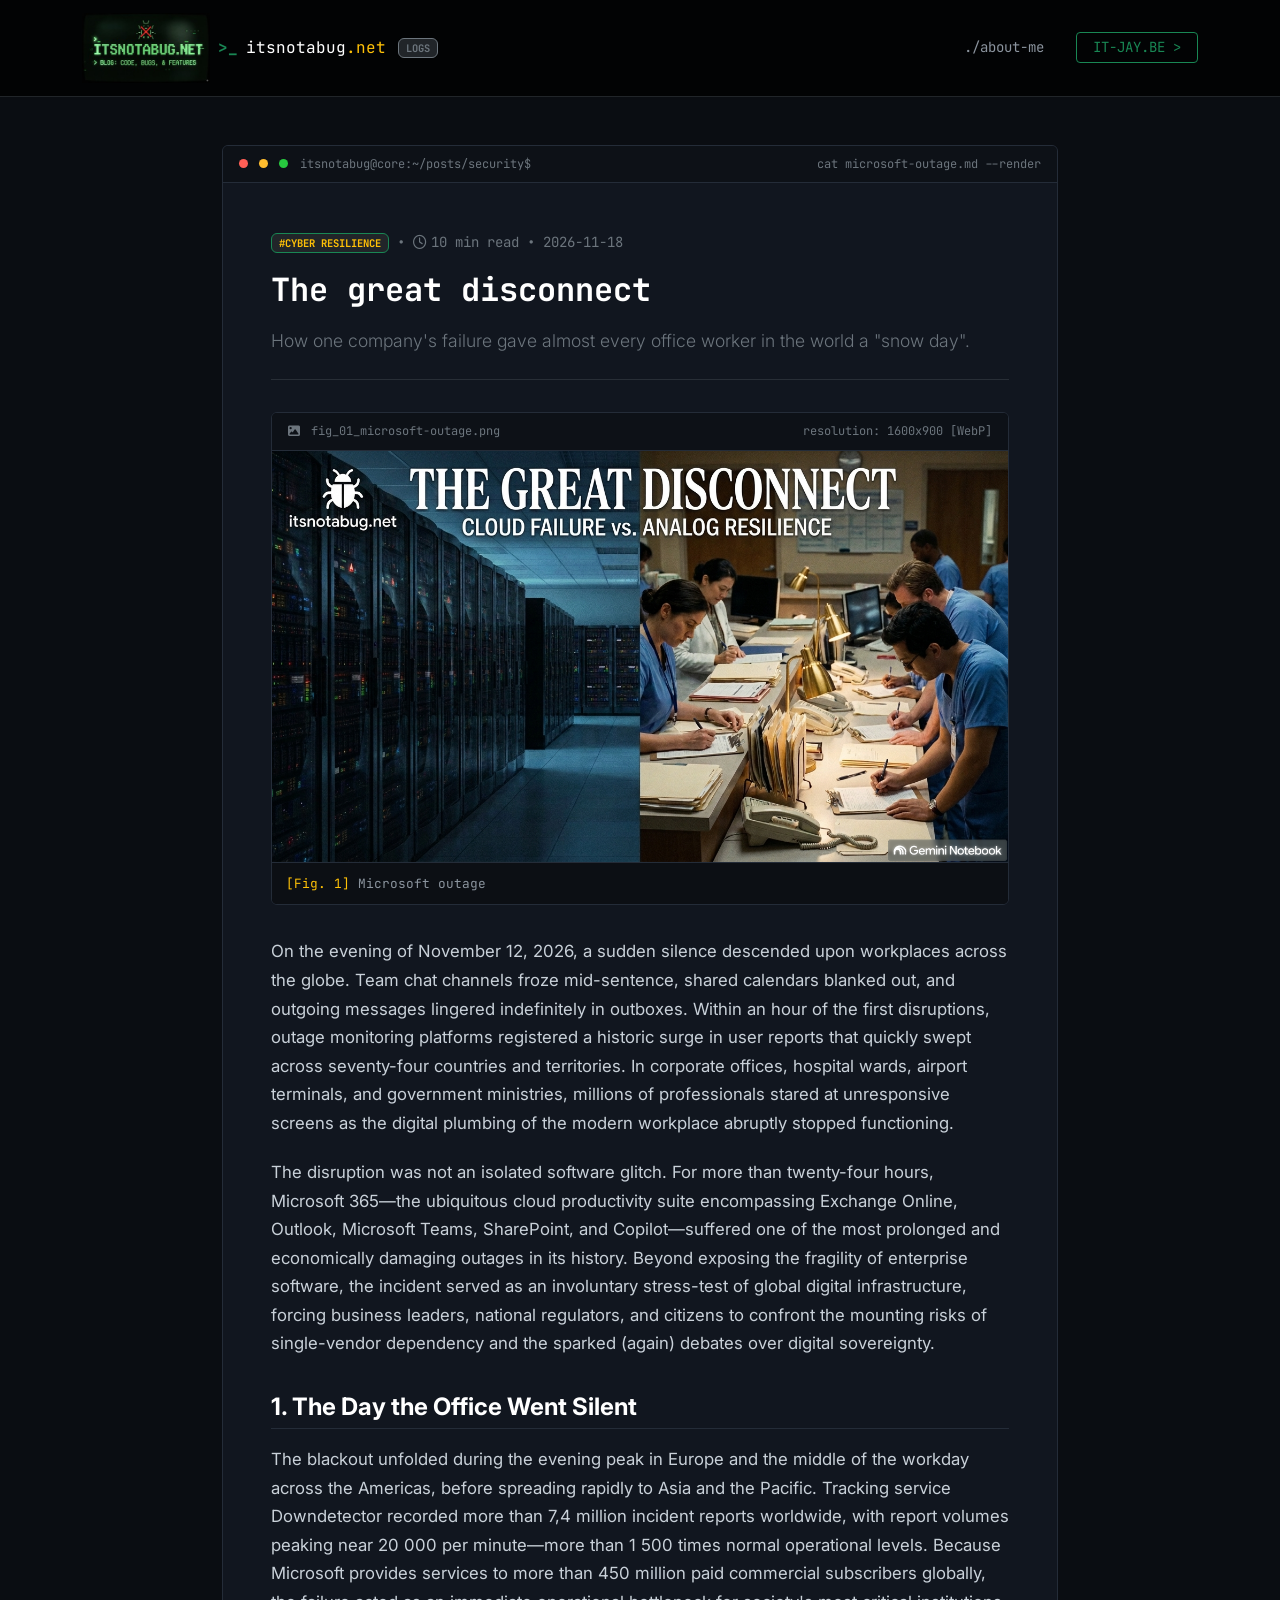
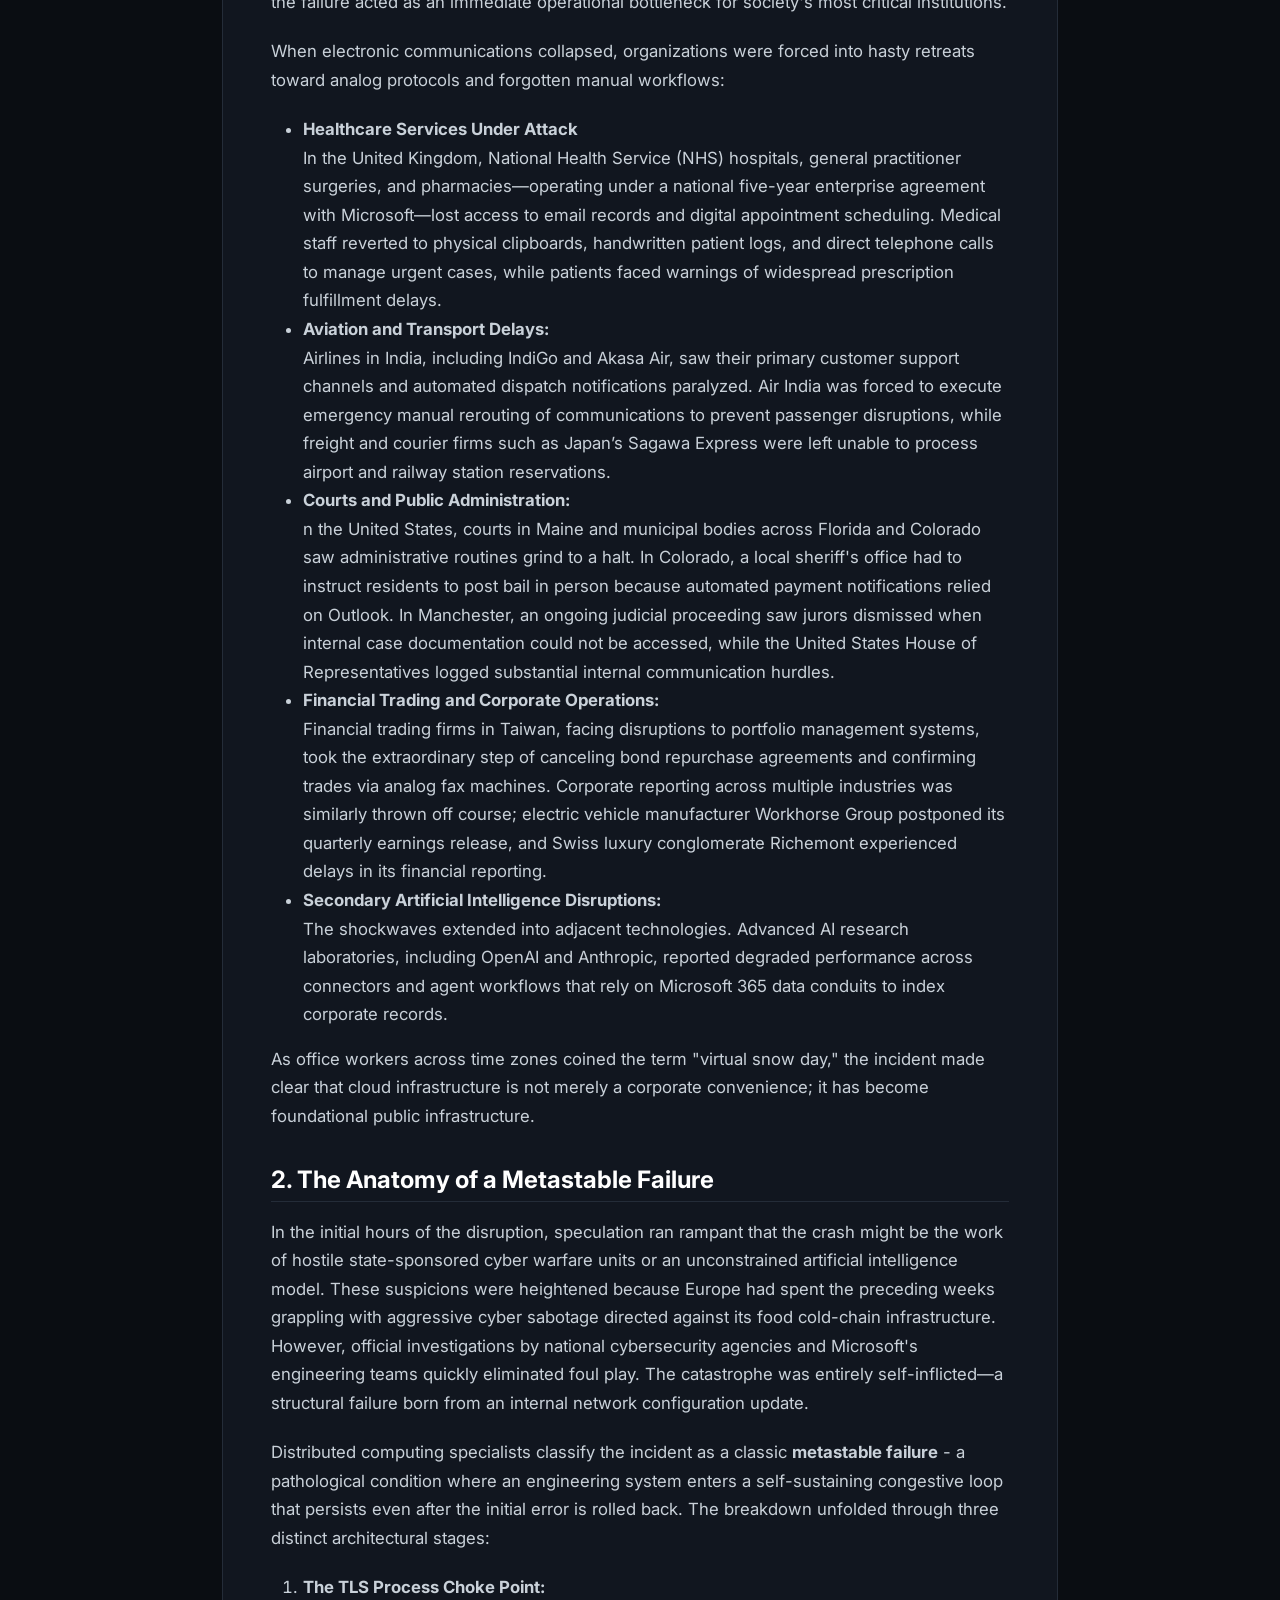
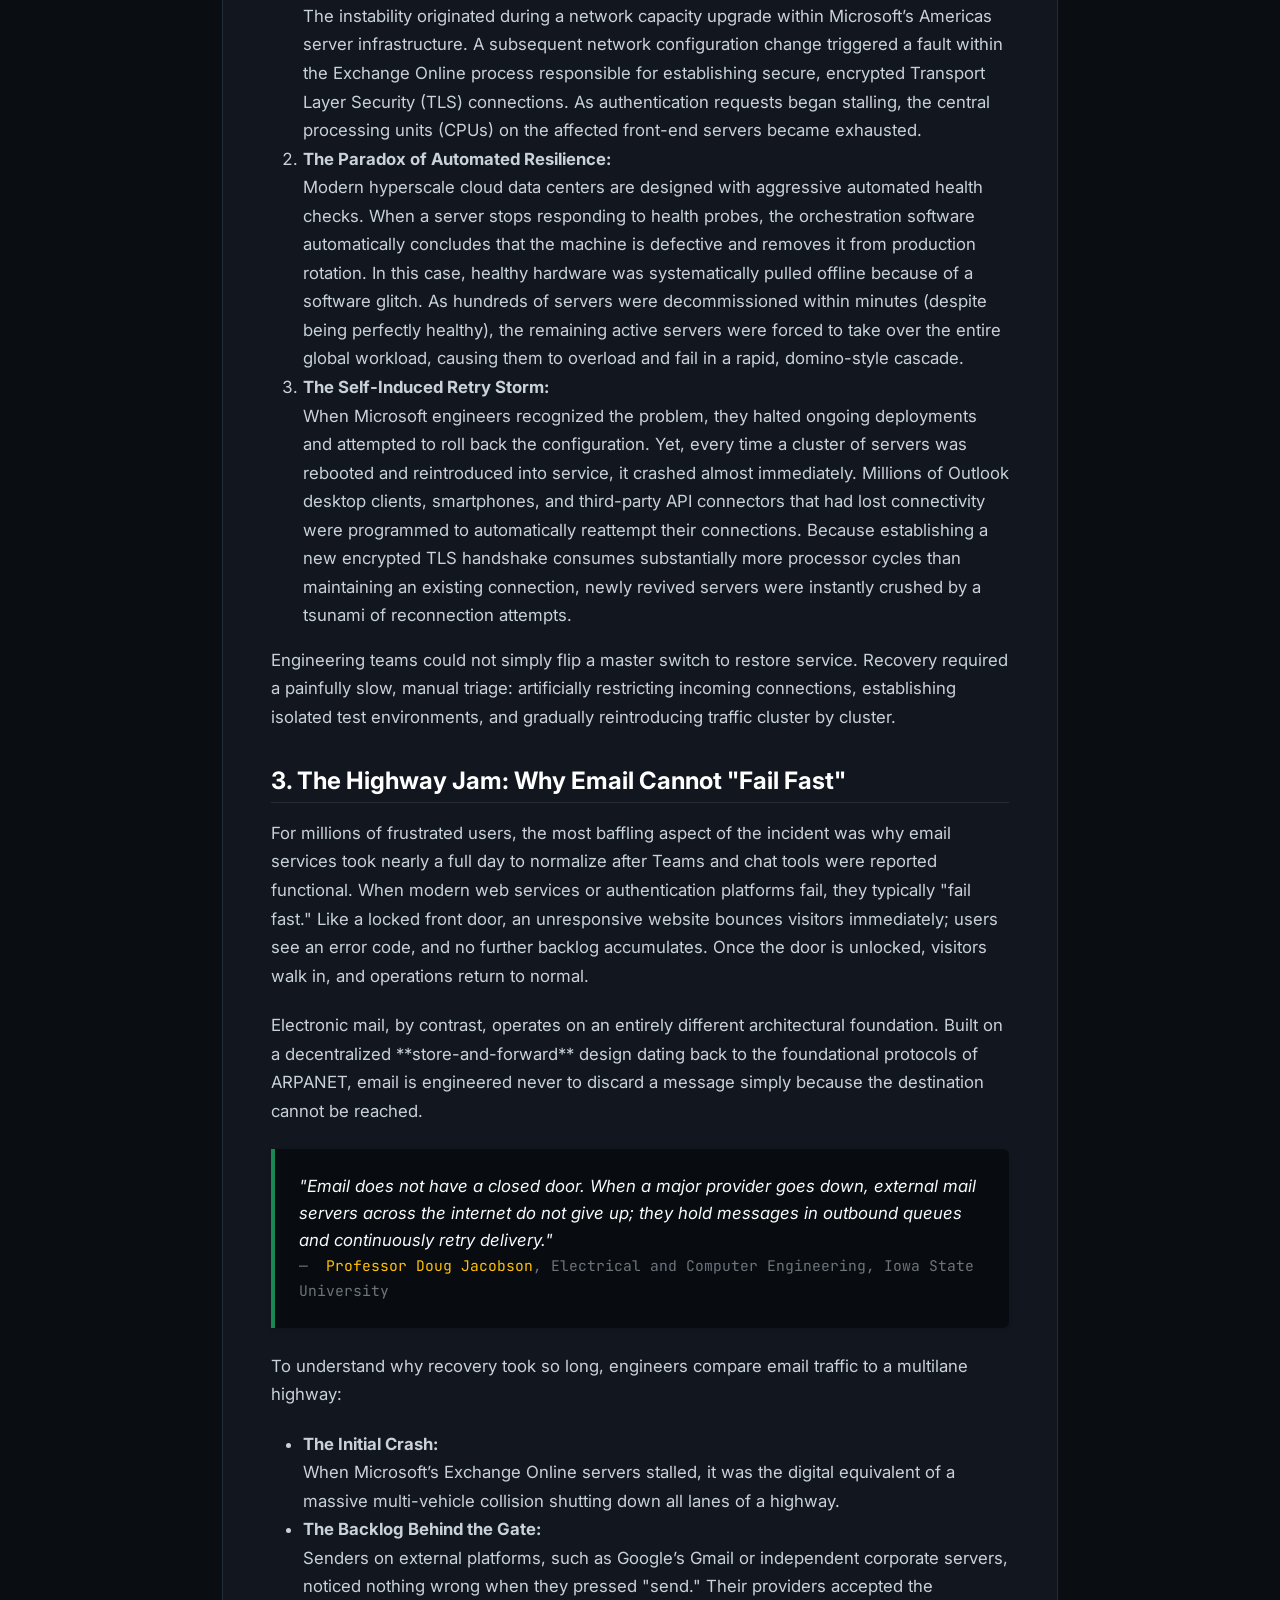
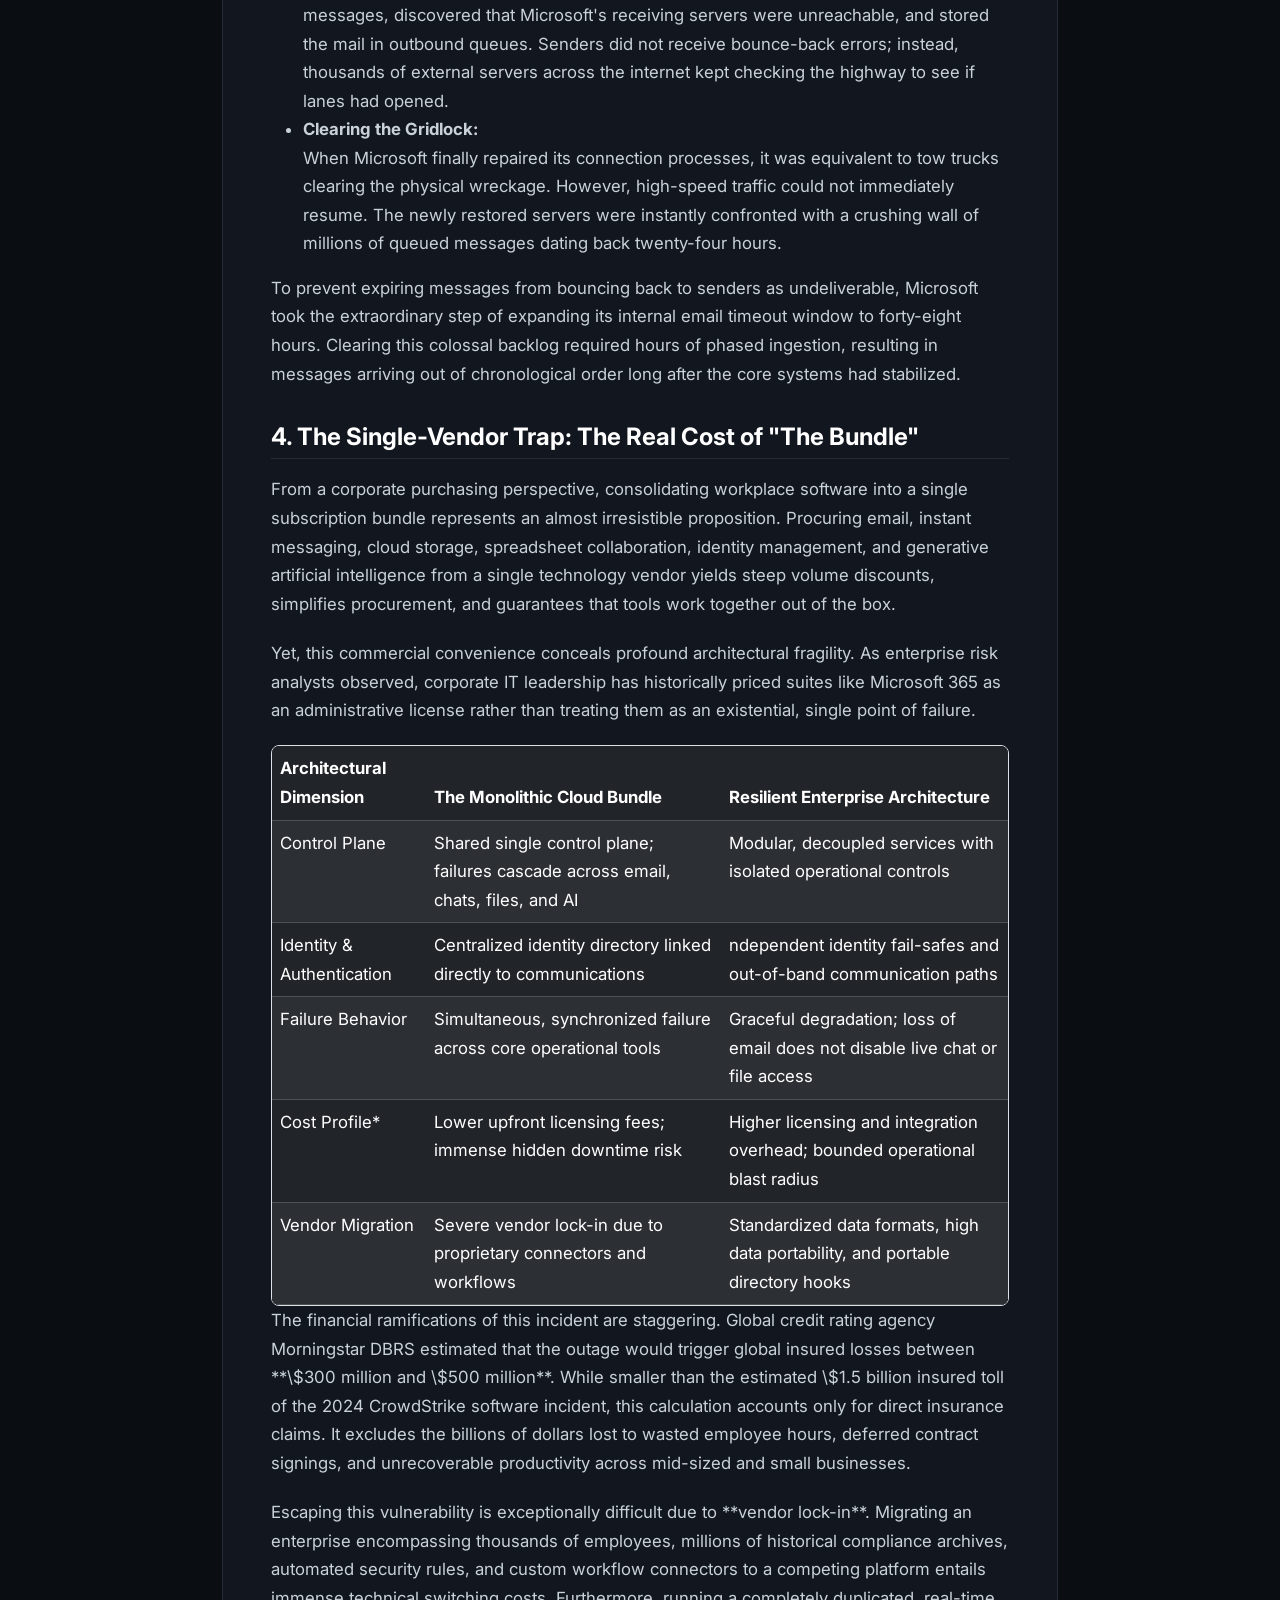
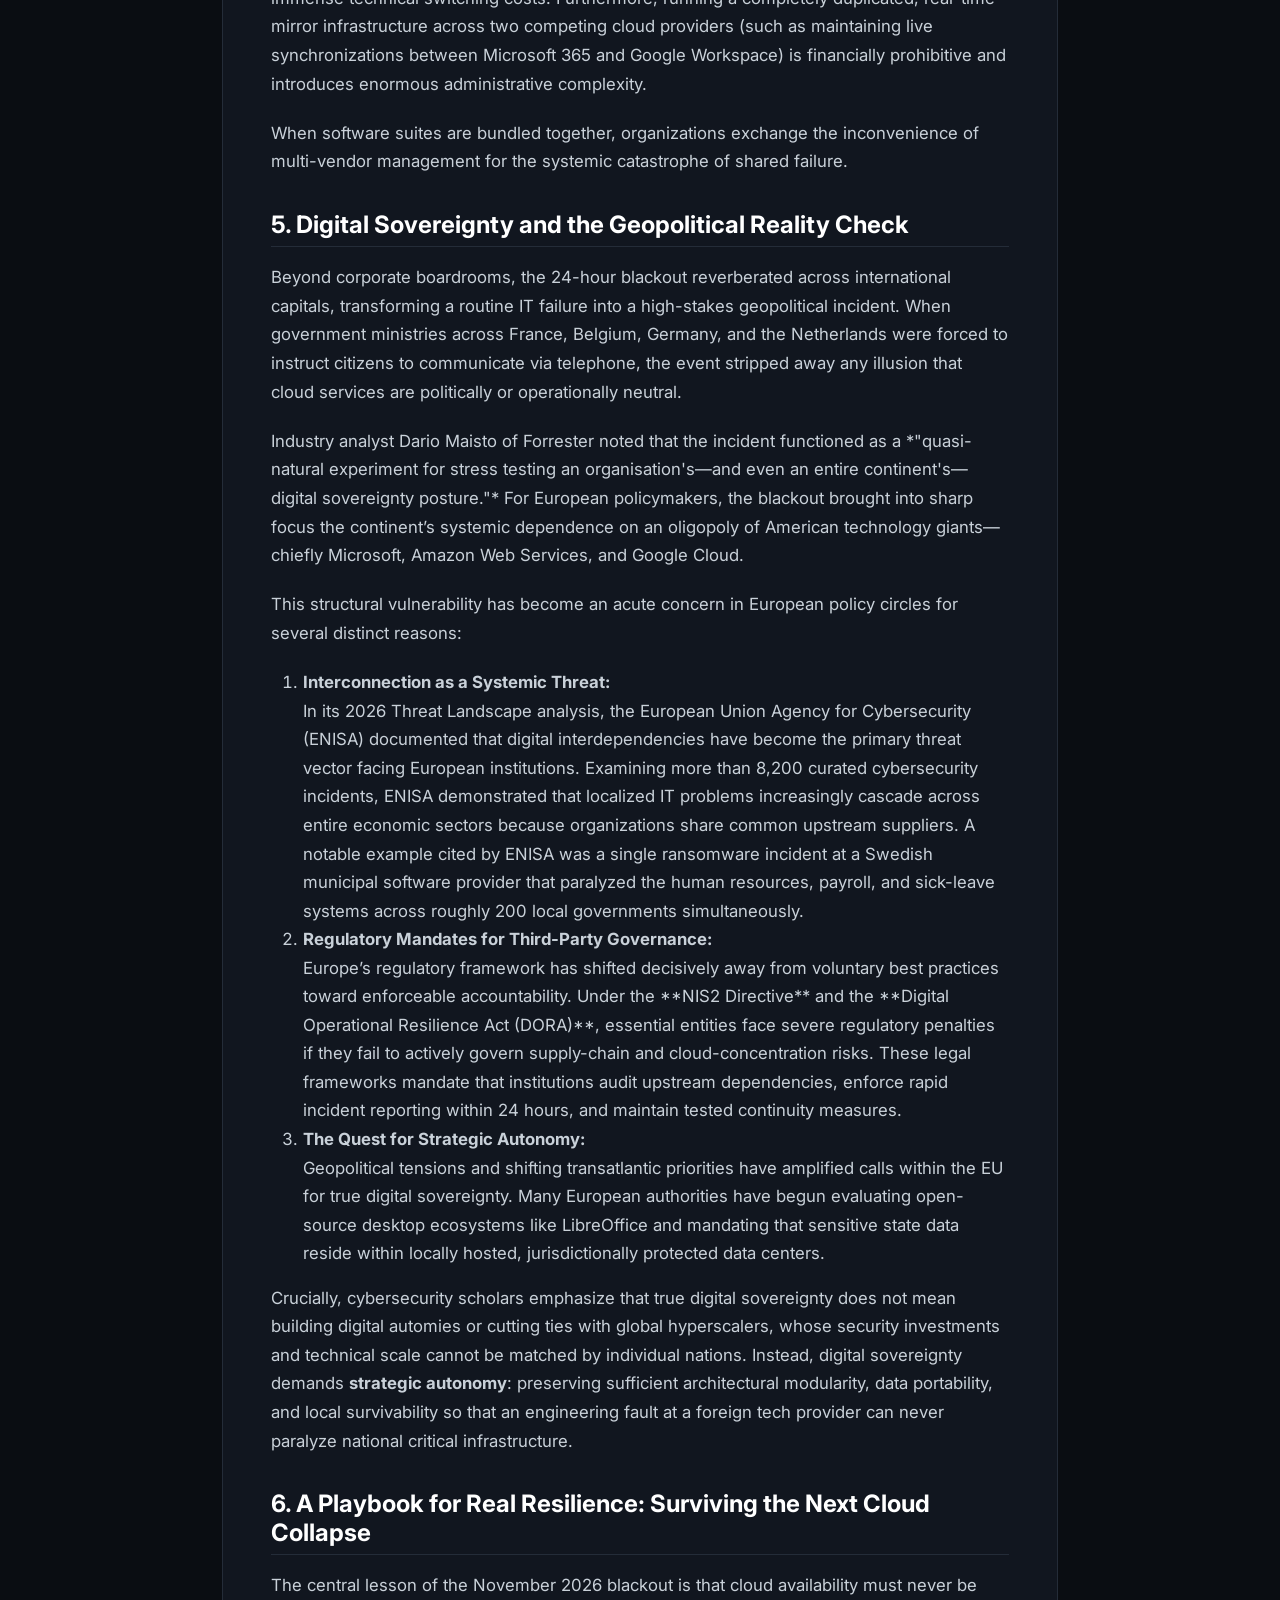
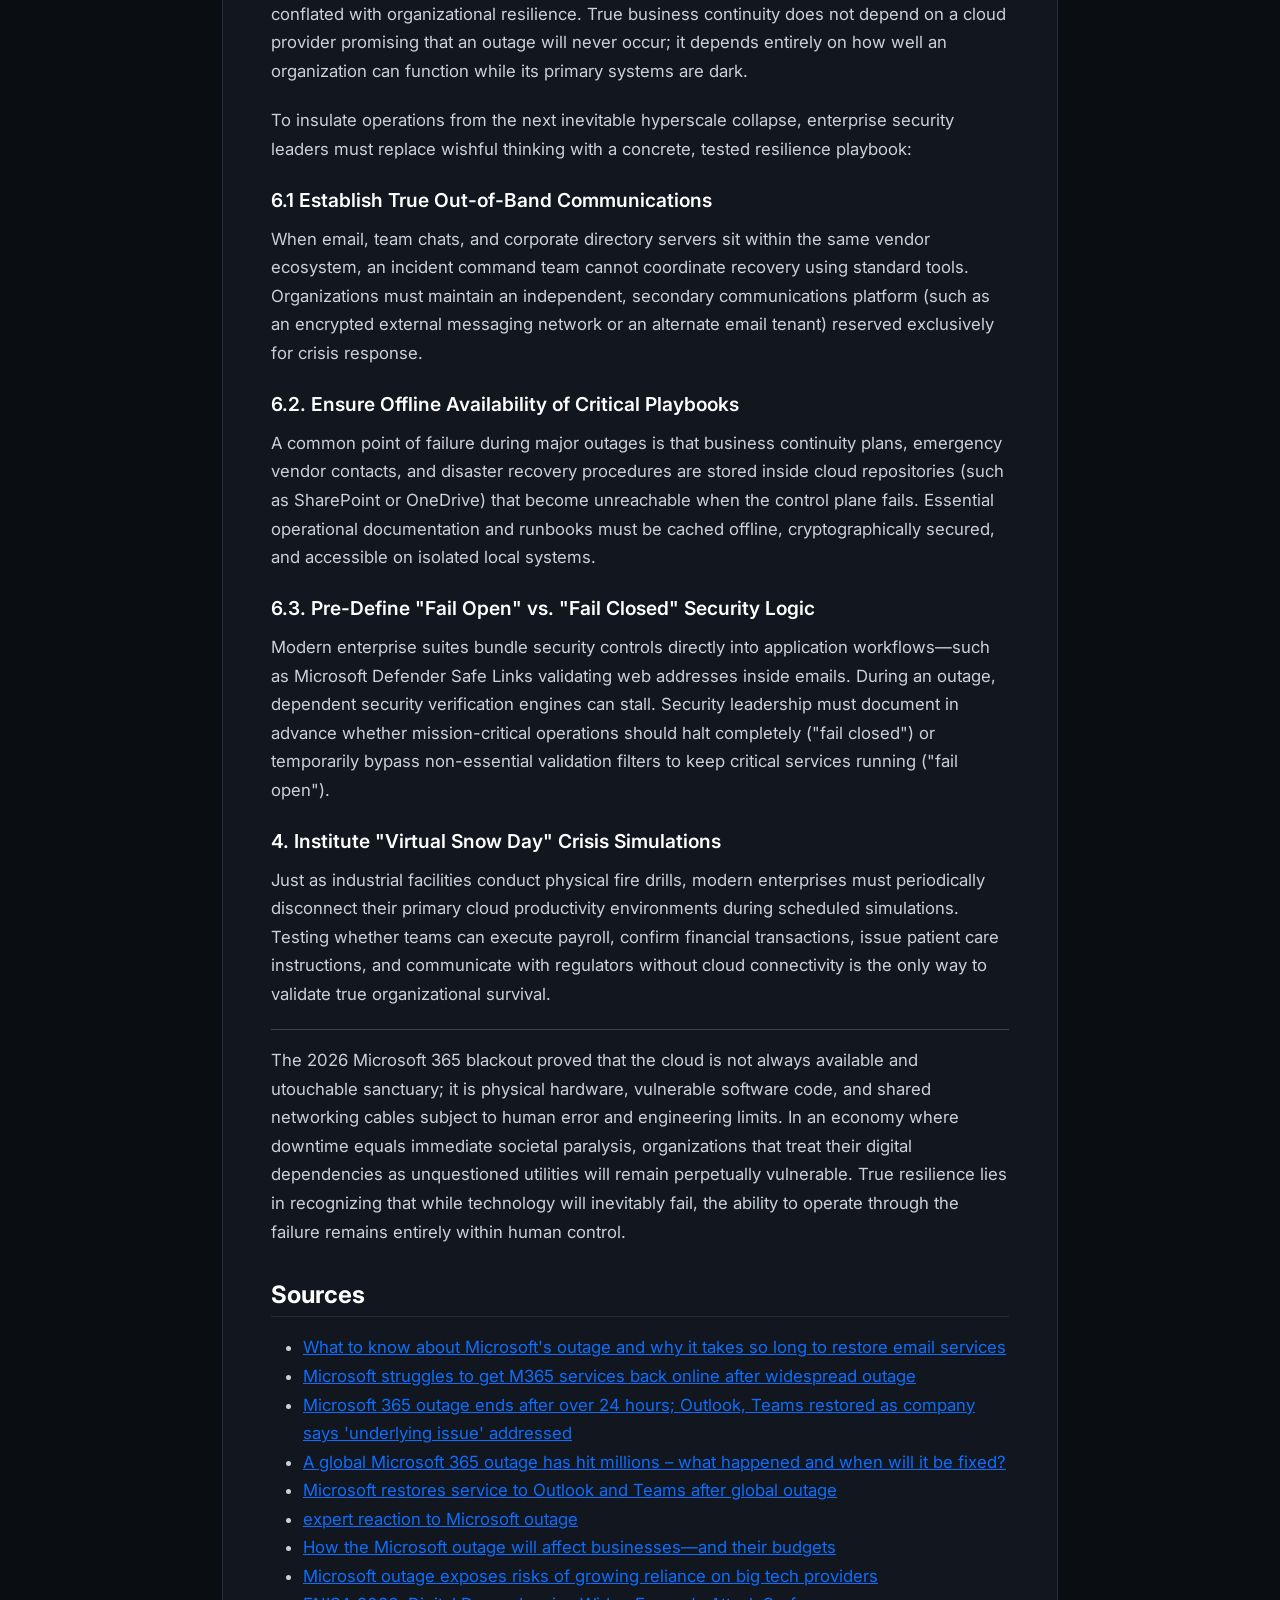
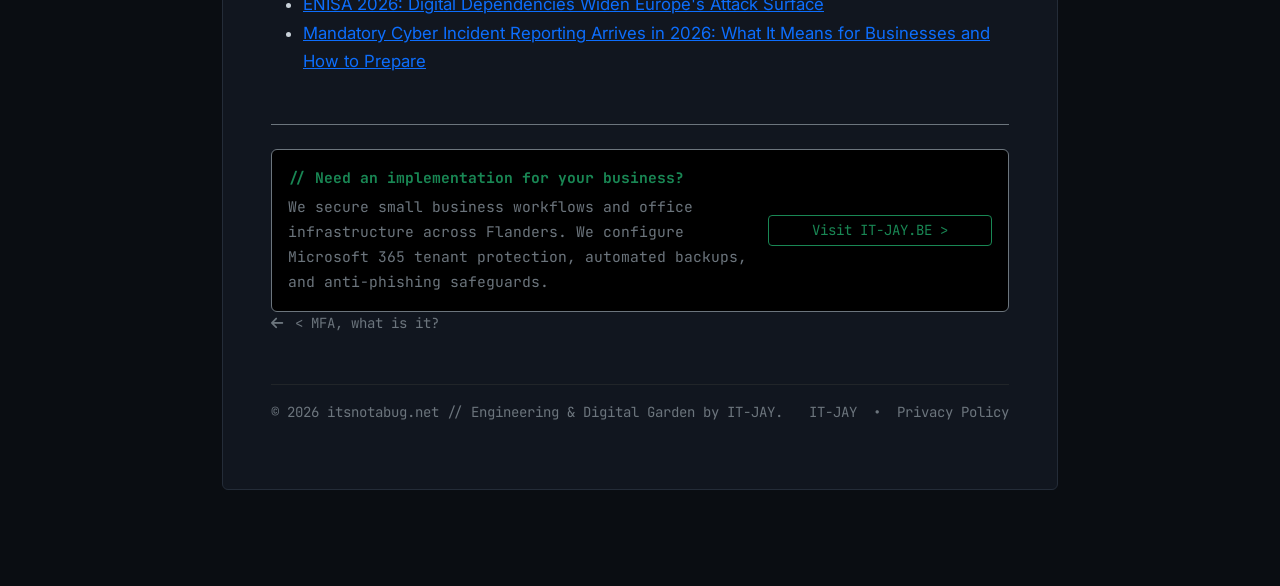
<file: en/2026/11/microsoft-outage.html>
<!doctype html>
<html lang="en">
<head>
        <meta charset="UTF-8" />
        <meta name="viewport" content="width=device-width, initial-scale=1.0" />
        <meta http-equiv="X-UA-Compatible" content="IE=edge" />

        <!-- SEO Podstawowe -->
        <title>The Great Disconnect: Lessons from the 2026 Microsoft 365 Outage | itsnotabug.net</title>
        <meta
            name="description"
            content="How a 24-hour Microsoft 365 outage gave the world a 'snow day'. An engineering breakdown of metastable failures, email store-and-forward delays, vendor lock-in, and digital sovereignty." />
        <meta
            name="keywords"
            content="Microsoft 365 outage, cyber resilience, metastable failure, Exchange Online, vendor lock-in, digital sovereignty, NIS2, DORA, business continuity, single point of failure" />
        <meta name="author" content="itsnotabug.net" />
        <link rel="canonical" href="https://itsnotabug.net/en/posts/security/microsoft-outage.html" />

        <!-- Open Graph / Facebook / LinkedIn -->
        <meta property="og:type" content="article" />
        <meta property="og:locale" content="en_US" />
        <meta property="og:site_name" content="itsnotabug.net" />
        <meta
            property="og:title"
            content="The Great Disconnect: How Microsoft's Outage Gave the World a 'Snow Day' // itsnotabug.net" />
        <meta
            property="og:description"
            content="Inside the November 2026 Microsoft 365 blackout: cascading TLS failures, why email cannot 'fail fast', and a practical playbook for surviving the next hyperscale collapse." />
        <meta property="og:url" content="https://itsnotabug.net/en/posts/security/microsoft-outage.html" />
        <meta property="og:image" content="https://itsnotabug.net/img/head-microsoft-outage.png" />
        <meta property="article:published_time" content="2026-11-18" />
        <meta property="article:section" content="Security" />
        <meta property="article:tag" content="Cyber Resilience" />
        <meta property="article:tag" content="Cloud Infrastructure" />
        <meta property="article:tag" content="Digital Sovereignty" />
        <meta property="article:tag" content="Microsoft 365" />

        <!-- Twitter Card -->
        <meta name="twitter:card" content="summary_large_image" />
        <meta name="twitter:title" content="The Great Disconnect: Anatomy of the 2026 Microsoft 365 Outage" />
        <meta
            name="twitter:description"
            content="A 24-hour blackout across 74 countries exposed the fragility of single-vendor cloud bundles. Here is what broke and how to build real organizational resilience." />
        <meta name="twitter:image" content="https://itsnotabug.net/img/head-microsoft-outage.png" />

        <meta name="theme-color" content="#0a0d12" />

        <!-- Google Fonts: JetBrains Mono + Inter -->
        <link rel="preconnect" href="https://fonts.googleapis.com" />
        <link rel="preconnect" href="https://fonts.gstatic.com" crossorigin />
        <link
            href="https://fonts.googleapis.com/css2?family=Inter:wght@400;500;600;700&family=JetBrains+Mono:wght@400;500;700&display=swap"
            rel="stylesheet" />

        <!-- Bootstrap 5 & FontAwesome -->
        <link href="https://cdn.jsdelivr.net/npm/bootstrap@5.3.3/dist/css/bootstrap.min.css" rel="stylesheet" />
        <link rel="stylesheet" href="https://cdnjs.cloudflare.com/ajax/libs/font-awesome/6.5.1/css/all.min.css" />
        <link rel="stylesheet" href="../../../style.css" />
    </head>

    <body>
        <!-- 1. GÓRNY PASEK NAWIGACJI -->
        <header class="border-bottom border-dark sticky-top bg-black bg-opacity-75" style="backdrop-filter: blur(8px)">
            <div class="container-xl">
                <nav class="navbar navbar-expand-lg navbar-dark py-2 px-0">
                    <a
                        class="navbar-brand d-flex align-items-center gap-2 font-mono fs-6 text-white"
                        href="../../index_en.html">
                        <!-- Miejsce na logo -->
                        <img
                            src="../../../img/logo.jpeg"
                            alt="Logo"
                            height="70"
                            class="d-inline-block align-text-top"
                            style="width: auto" />
                        <span class="text-success fw-bold">&gt;_</span>
                        <span>itsnotabug<span class="text-warning">.net</span></span>
                        <span
                            class="badge bg-dark border border-secondary text-secondary ms-1"
                            style="font-size: 0.65rem">
                            LOGS
                        </span>
                    </a>

                    <button
                        class="navbar-toggler border-0 shadow-none text-white"
                        type="button"
                        data-bs-toggle="collapse"
                        data-bs-target="#mainNav">
                        <i class="fa-solid fa-bars fs-5"></i>
                    </button>

                    <div class="collapse navbar-collapse justify-content-end" id="mainNav">
                        <ul class="navbar-nav align-items-lg-center gap-lg-3 my-3 my-lg-0 font-mono small">
                            <li class="nav-item">
                                <a class="nav-link nav-link-custom" href="../../about-me.html">./about-me</a>
                            </li>

                            <!-- Przełącznik języka -->
                            <!--<li class="nav-item ms-lg-2">
                                <div
                                    class="btn-group btn-group-sm p-1 bg-dark border border-secondary rounded"
                                    role="group">
                                    <a
                                        href="../../../pl/mfa-what-is-it-really.html"
                                        class="btn btn-sm btn-dark text-secondary border-0 px-2"
                                        style="font-size: 0.72rem"
                                        >PL</a>
                                    
                                    <span class="text-secondary align-self-center px-1" style="font-size: 0.7rem"
                                        >|</span>
                                    
                                    <a
                                        href="../../../en/mfa-what-is-it-really.html"
                                        class="btn btn-sm btn-dark active fw-bold text-success border-0 px-2"
                                        style="font-size: 0.72rem"
                                        >EN</a>
                                    
                                    <span class="text-secondary align-self-center px-1" style="font-size: 0.7rem"
                                        >|</span>
                                    
                                    <a
                                        href="../../../nl/mfa-wat-is-het-echt.html"
                                        class="btn btn-sm btn-dark text-secondary border-0 px-2"
                                        style="font-size: 0.72rem"
                                        >NL</a>
                                </div>
                            </li>-->

                            <!-- Odsyłacz do IT-JAY -->
                            <li class="nav-item ms-lg-2">
                                <a
                                    href="https://it-jay.be"
                                    target="_blank"
                                    class="btn btn-outline-success btn-sm font-mono px-3">
                                    <span>IT-JAY.BE &gt;</span>
                                </a>
                            </li>
                        </ul>
                    </div>
                </nav>
            </div>
        </header>

        <!-- 2. GŁÓWNA TREŚĆ ARTYKUŁU -->
        <main class="py-4 py-md-5">
            <div class="container-xl" style="max-width: 860px">
                <!-- Nagłówek artykułu i okno konsoli -->
                <article class="terminal-window mb-5">
                    <div class="terminal-header d-flex align-items-center justify-content-between font-mono">
                        <div class="d-flex align-items-center">
                            <div class="traffic-dots me-2">
                                <span class="dot-red"></span>
                                <span class="dot-yellow"></span>
                                <span class="dot-green"></span>
                            </div>
                            <span class="text-secondary">itsnotabug@core:~/posts/security$</span>
                        </div>
                        <div class="d-none d-sm-block text-secondary">cat microsoft-outage.md --render</div>
                    </div>

                    <div class="p-4 p-md-5">
                        <!-- Metadane wpisu -->
                        <div class="d-flex flex-wrap align-items-center gap-2 font-mono small text-secondary mb-3">
                            <span class="badge bg-dark border border-success text-warning">#CYBER RESILIENCE</span>
                            <span>•</span>
                            <span><i class="fa-regular fa-clock me-1"></i>10 min read</span>
                            <span>•</span>
                            <span>2026-11-18</span>
                        </div>

                        <!-- Tytuł główny -->
                        <h1 class="h2 fw-bold text-white font-mono mb-3">The great disconnect</h1>
                        <p class="lead text-secondary" style="font-size: 1.1rem">
                            How one company's failure gave almost every office worker in the world a "snow day".
                        </p>

                        <hr class="border-secondary my-4" />

                        <!-- Treść właściwa artykułu -->
                        <div class="article-body">
                            <!-- Grafika -->
                            <figure class="tech-figure">
                                <div
                                    class="terminal-header d-flex align-items-center justify-content-between font-mono">
                                    <span class="text-secondary"
                                        ><i class="fa-solid fa-image me-1"></i> fig_01_microsoft-outage.png</span
                                    >
                                    <span class="text-secondary">resolution: 1600x900 [WebP]</span>
                                </div>
                                <img
                                    src="../../../img/head-microsoft-outage.png"
                                    alt="MFA Authentication Sequence Diagram"
                                    loading="lazy" />
                                <figcaption class="tech-caption font-mono">
                                    <span class="text-warning">[Fig. 1]</span> Microsoft outage
                                </figcaption>
                            </figure>

                            <p>
                                On the evening of November 12, 2026, a sudden silence descended upon workplaces across
                                the globe. Team chat channels froze mid-sentence, shared calendars blanked out, and
                                outgoing messages lingered indefinitely in outboxes. Within an hour of the first
                                disruptions, outage monitoring platforms registered a historic surge in user reports
                                that quickly swept across seventy-four countries and territories. In corporate offices,
                                hospital wards, airport terminals, and government ministries, millions of professionals
                                stared at unresponsive screens as the digital plumbing of the modern workplace abruptly
                                stopped functioning.
                            </p>

                            <p>
                                The disruption was not an isolated software glitch. For more than twenty-four hours,
                                Microsoft 365—the ubiquitous cloud productivity suite encompassing Exchange Online,
                                Outlook, Microsoft Teams, SharePoint, and Copilot—suffered one of the most prolonged and
                                economically damaging outages in its history. Beyond exposing the fragility of
                                enterprise software, the incident served as an involuntary stress-test of global digital
                                infrastructure, forcing business leaders, national regulators, and citizens to confront
                                the mounting risks of single-vendor dependency and the sparked (again) debates over
                                digital sovereignty.
                            </p>

                            <h2>1. The Day the Office Went Silent</h2>
                            <p>
                                The blackout unfolded during the evening peak in Europe and the middle of the workday
                                across the Americas, before spreading rapidly to Asia and the Pacific. Tracking service
                                Downdetector recorded more than 7,4 million incident reports worldwide, with report
                                volumes peaking near 20 000 per minute—more than 1 500 times normal operational levels.
                                Because Microsoft provides services to more than 450 million paid commercial subscribers
                                globally, the failure acted as an immediate operational bottleneck for society's most
                                critical institutions.
                            </p>

                            <p>
                                When electronic communications collapsed, organizations were forced into hasty retreats
                                toward analog protocols and forgotten manual workflows:
                            </p>
                            <ul>
                                <li>
                                    <strong>Healthcare Services Under Attack</strong><br />In the United Kingdom,
                                    National Health Service (NHS) hospitals, general practitioner surgeries, and
                                    pharmacies—operating under a national five-year enterprise agreement with
                                    Microsoft—lost access to email records and digital appointment scheduling. Medical
                                    staff reverted to physical clipboards, handwritten patient logs, and direct
                                    telephone calls to manage urgent cases, while patients faced warnings of widespread
                                    prescription fulfillment delays.
                                </li>
                                <li>
                                    <strong>Aviation and Transport Delays:</strong><br />Airlines in India, including
                                    IndiGo and Akasa Air, saw their primary customer support channels and automated
                                    dispatch notifications paralyzed. Air India was forced to execute emergency manual
                                    rerouting of communications to prevent passenger disruptions, while freight and
                                    courier firms such as Japan’s Sagawa Express were left unable to process airport and
                                    railway station reservations.
                                </li>
                                <li>
                                    <strong>Courts and Public Administration:</strong><br />n the United States, courts
                                    in Maine and municipal bodies across Florida and Colorado saw administrative
                                    routines grind to a halt. In Colorado, a local sheriff's office had to instruct
                                    residents to post bail in person because automated payment notifications relied on
                                    Outlook. In Manchester, an ongoing judicial proceeding saw jurors dismissed when
                                    internal case documentation could not be accessed, while the United States House of
                                    Representatives logged substantial internal communication hurdles.
                                </li>
                                <li>
                                    <strong>Financial Trading and Corporate Operations:</strong><br />Financial trading
                                    firms in Taiwan, facing disruptions to portfolio management systems, took the
                                    extraordinary step of canceling bond repurchase agreements and confirming trades via
                                    analog fax machines. Corporate reporting across multiple industries was similarly
                                    thrown off course; electric vehicle manufacturer Workhorse Group postponed its
                                    quarterly earnings release, and Swiss luxury conglomerate Richemont experienced
                                    delays in its financial reporting.
                                </li>
                                <li>
                                    <strong>Secondary Artificial Intelligence Disruptions:</strong><br />The shockwaves
                                    extended into adjacent technologies. Advanced AI research laboratories, including
                                    OpenAI and Anthropic, reported degraded performance across connectors and agent
                                    workflows that rely on Microsoft 365 data conduits to index corporate records.
                                </li>
                            </ul>
                            <p>
                                As office workers across time zones coined the term "virtual snow day," the incident
                                made clear that cloud infrastructure is not merely a corporate convenience; it has
                                become foundational public infrastructure.
                            </p>
                            <h2>2. The Anatomy of a Metastable Failure</h2>
                            <p>
                                In the initial hours of the disruption, speculation ran rampant that the crash might be
                                the work of hostile state-sponsored cyber warfare units or an unconstrained artificial
                                intelligence model. These suspicions were heightened because Europe had spent the
                                preceding weeks grappling with aggressive cyber sabotage directed against its food
                                cold-chain infrastructure. However, official investigations by national cybersecurity
                                agencies and Microsoft's engineering teams quickly eliminated foul play. The catastrophe
                                was entirely self-inflicted—a structural failure born from an internal network
                                configuration update.
                            </p>

                            <p>
                                Distributed computing specialists classify the incident as a classic
                                <strong>metastable failure</strong> - a pathological condition where an engineering
                                system enters a self-sustaining congestive loop that persists even after the initial
                                error is rolled back. The breakdown unfolded through three distinct architectural
                                stages:
                            </p>

                            <ol>
                                <li>
                                    <strong>The TLS Process Choke Point:</strong><br />The instability originated during
                                    a network capacity upgrade within Microsoft’s Americas server infrastructure. A
                                    subsequent network configuration change triggered a fault within the Exchange Online
                                    process responsible for establishing secure, encrypted Transport Layer Security
                                    (TLS) connections. As authentication requests began stalling, the central processing
                                    units (CPUs) on the affected front-end servers became exhausted.
                                </li>
                                <li>
                                    <strong>The Paradox of Automated Resilience:</strong><br />Modern hyperscale cloud
                                    data centers are designed with aggressive automated health checks. When a server
                                    stops responding to health probes, the orchestration software automatically
                                    concludes that the machine is defective and removes it from production rotation. In
                                    this case, healthy hardware was systematically pulled offline because of a software
                                    glitch. As hundreds of servers were decommissioned within minutes (despite being
                                    perfectly healthy), the remaining active servers were forced to take over the entire
                                    global workload, causing them to overload and fail in a rapid, domino-style cascade.
                                </li>
                                <li>
                                    <strong>The Self-Induced Retry Storm:</strong><br />When Microsoft engineers
                                    recognized the problem, they halted ongoing deployments and attempted to roll back
                                    the configuration. Yet, every time a cluster of servers was rebooted and
                                    reintroduced into service, it crashed almost immediately. Millions of Outlook
                                    desktop clients, smartphones, and third-party API connectors that had lost
                                    connectivity were programmed to automatically reattempt their connections. Because
                                    establishing a new encrypted TLS handshake consumes substantially more processor
                                    cycles than maintaining an existing connection, newly revived servers were instantly
                                    crushed by a tsunami of reconnection attempts.
                                </li>
                            </ol>
                            <p>
                                Engineering teams could not simply flip a master switch to restore service. Recovery
                                required a painfully slow, manual triage: artificially restricting incoming connections,
                                establishing isolated test environments, and gradually reintroducing traffic cluster by
                                cluster.
                            </p>

                            <h2>3. The Highway Jam: Why Email Cannot "Fail Fast"</h2>
                            <p>
                                For millions of frustrated users, the most baffling aspect of the incident was why email
                                services took nearly a full day to normalize after Teams and chat tools were reported
                                functional. When modern web services or authentication platforms fail, they typically
                                "fail fast." Like a locked front door, an unresponsive website bounces visitors
                                immediately; users see an error code, and no further backlog accumulates. Once the door
                                is unlocked, visitors walk in, and operations return to normal.
                            </p>

                            <p>
                                Electronic mail, by contrast, operates on an entirely different architectural
                                foundation. Built on a decentralized **store-and-forward** design dating back to the
                                foundational protocols of ARPANET, email is engineered never to discard a message simply
                                because the destination cannot be reached.
                            </p>

                            <figure
                                class="bg-black bg-opacity-50 border-start border-4 border-success rounded-end p-4 my-4 shadow-sm">
                                <blockquote class="blockquote mb-3">
                                    <p class="text-light fst-italic mb-0" style="font-size: 1.05rem; line-height: 1.6">
                                        "Email does not have a closed door. When a major provider goes down, external
                                        mail servers across the internet do not give up; they hold messages in outbound
                                        queues and continuously retry delivery."
                                    </p>
                                </blockquote>
                                <figcaption class="blockquote-footer font-mono small text-secondary mb-0">
                                    <cite title="Source Title" class="text-warning fst-normal"
                                        >Professor Doug Jacobson</cite
                                    >, Electrical and Computer Engineering, Iowa State University
                                </figcaption>
                            </figure>

                            <p>
                                To understand why recovery took so long, engineers compare email traffic to a multilane
                                highway:
                            </p>
                            <ul>
                                <li>
                                    <strong>The Initial Crash:</strong><br />When Microsoft’s Exchange Online servers
                                    stalled, it was the digital equivalent of a massive multi-vehicle collision shutting
                                    down all lanes of a highway.
                                </li>
                                <li>
                                    <strong>The Backlog Behind the Gate:</strong><br />Senders on external platforms,
                                    such as Google’s Gmail or independent corporate servers, noticed nothing wrong when
                                    they pressed "send." Their providers accepted the messages, discovered that
                                    Microsoft's receiving servers were unreachable, and stored the mail in outbound
                                    queues. Senders did not receive bounce-back errors; instead, thousands of external
                                    servers across the internet kept checking the highway to see if lanes had opened.
                                </li>
                                <li>
                                    <strong>Clearing the Gridlock:</strong><br />When Microsoft finally repaired its
                                    connection processes, it was equivalent to tow trucks clearing the physical
                                    wreckage. However, high-speed traffic could not immediately resume. The newly
                                    restored servers were instantly confronted with a crushing wall of millions of
                                    queued messages dating back twenty-four hours.
                                </li>
                            </ul>

                            <p>
                                To prevent expiring messages from bouncing back to senders as undeliverable, Microsoft
                                took the extraordinary step of expanding its internal email timeout window to
                                forty-eight hours. Clearing this colossal backlog required hours of phased ingestion,
                                resulting in messages arriving out of chronological order long after the core systems
                                had stabilized.
                            </p>
                            <h2>4. The Single-Vendor Trap: The Real Cost of "The Bundle"</h2>
                            <p>
                                From a corporate purchasing perspective, consolidating workplace software into a single
                                subscription bundle represents an almost irresistible proposition. Procuring email,
                                instant messaging, cloud storage, spreadsheet collaboration, identity management, and
                                generative artificial intelligence from a single technology vendor yields steep volume
                                discounts, simplifies procurement, and guarantees that tools work together out of the
                                box.
                            </p>

                            <p>
                                Yet, this commercial convenience conceals profound architectural fragility. As
                                enterprise risk analysts observed, corporate IT leadership has historically priced
                                suites like Microsoft 365 as an administrative license rather than treating them as an
                                existential, single point of failure.
                            </p>

                            <div class="border rounded-3 overflow-auto">
                                <table class="table table-dark table-striped table-hover mb-0">
                                    <thead>
                                        <tr>
                                            <th>Architectural Dimension</th>
                                            <th>The Monolithic Cloud Bundle</th>
                                            <th>Resilient Enterprise Architecture</th>
                                        </tr>
                                    </thead>
                                    <tbody>
                                        <tr>
                                            <td>Control Plane</td>
                                            <td>
                                                Shared single control plane; failures cascade across email, chats,
                                                files, and AI
                                            </td>
                                            <td>Modular, decoupled services with isolated operational controls</td>
                                        </tr>
                                        <tr>
                                            <td>Identity & Authentication</td>
                                            <td>Centralized identity directory linked directly to communications</td>
                                            <td>ndependent identity fail-safes and out-of-band communication paths</td>
                                        </tr>
                                        <tr>
                                            <td>Failure Behavior</td>
                                            <td>Simultaneous, synchronized failure across core operational tools</td>
                                            <td>
                                                Graceful degradation; loss of email does not disable live chat or file
                                                access
                                            </td>
                                        </tr>
                                        <tr>
                                            <td>Cost Profile*</td>
                                            <td>Lower upfront licensing fees; immense hidden downtime risk</td>
                                            <td>
                                                Higher licensing and integration overhead; bounded operational blast
                                                radius
                                            </td>
                                        </tr>
                                        <tr>
                                            <td>Vendor Migration</td>
                                            <td>Severe vendor lock-in due to proprietary connectors and workflows</td>
                                            <td>
                                                Standardized data formats, high data portability, and portable directory
                                                hooks
                                            </td>
                                        </tr>
                                    </tbody>
                                </table>
                            </div>

                            <p>
                                The financial ramifications of this incident are staggering. Global credit rating agency
                                Morningstar DBRS estimated that the outage would trigger global insured losses between
                                **\$300 million and \$500 million**. While smaller than the estimated \$1.5 billion
                                insured toll of the 2024 CrowdStrike software incident, this calculation accounts only
                                for direct insurance claims. It excludes the billions of dollars lost to wasted employee
                                hours, deferred contract signings, and unrecoverable productivity across mid-sized and
                                small businesses.
                            </p>

                            <p>
                                Escaping this vulnerability is exceptionally difficult due to **vendor lock-in**.
                                Migrating an enterprise encompassing thousands of employees, millions of historical
                                compliance archives, automated security rules, and custom workflow connectors to a
                                competing platform entails immense technical switching costs. Furthermore, running a
                                completely duplicated, real-time mirror infrastructure across two competing cloud
                                providers (such as maintaining live synchronizations between Microsoft 365 and Google
                                Workspace) is financially prohibitive and introduces enormous administrative complexity.
                            </p>

                            <p>
                                When software suites are bundled together, organizations exchange the inconvenience of
                                multi-vendor management for the systemic catastrophe of shared failure.
                            </p>
                            <h2>5. Digital Sovereignty and the Geopolitical Reality Check</h2>
                            <p>
                                Beyond corporate boardrooms, the 24-hour blackout reverberated across international
                                capitals, transforming a routine IT failure into a high-stakes geopolitical incident.
                                When government ministries across France, Belgium, Germany, and the Netherlands were
                                forced to instruct citizens to communicate via telephone, the event stripped away any
                                illusion that cloud services are politically or operationally neutral.
                            </p>

                            <p>
                                Industry analyst Dario Maisto of Forrester noted that the incident functioned as a
                                *"quasi-natural experiment for stress testing an organisation's—and even an entire
                                continent's—digital sovereignty posture."* For European policymakers, the blackout
                                brought into sharp focus the continent’s systemic dependence on an oligopoly of American
                                technology giants—chiefly Microsoft, Amazon Web Services, and Google Cloud.
                            </p>

                            <p>
                                This structural vulnerability has become an acute concern in European policy circles for
                                several distinct reasons:
                            </p>

                            <ol>
                                <li>
                                    <strong>Interconnection as a Systemic Threat:</strong><br />In its 2026 Threat
                                    Landscape analysis, the European Union Agency for Cybersecurity (ENISA) documented
                                    that digital interdependencies have become the primary threat vector facing European
                                    institutions. Examining more than 8,200 curated cybersecurity incidents, ENISA
                                    demonstrated that localized IT problems increasingly cascade across entire economic
                                    sectors because organizations share common upstream suppliers. A notable example
                                    cited by ENISA was a single ransomware incident at a Swedish municipal software
                                    provider that paralyzed the human resources, payroll, and sick-leave systems across
                                    roughly 200 local governments simultaneously.
                                </li>
                                <li>
                                    <strong>Regulatory Mandates for Third-Party Governance:</strong><br />Europe’s
                                    regulatory framework has shifted decisively away from voluntary best practices
                                    toward enforceable accountability. Under the **NIS2 Directive** and the **Digital
                                    Operational Resilience Act (DORA)**, essential entities face severe regulatory
                                    penalties if they fail to actively govern supply-chain and cloud-concentration
                                    risks. These legal frameworks mandate that institutions audit upstream dependencies,
                                    enforce rapid incident reporting within 24 hours, and maintain tested continuity
                                    measures.
                                </li>
                                <li>
                                    <strong>The Quest for Strategic Autonomy:</strong><br />Geopolitical tensions and
                                    shifting transatlantic priorities have amplified calls within the EU for true
                                    digital sovereignty. Many European authorities have begun evaluating open-source
                                    desktop ecosystems like LibreOffice and mandating that sensitive state data reside
                                    within locally hosted, jurisdictionally protected data centers.
                                </li>
                            </ol>
                            <p>
                                Crucially, cybersecurity scholars emphasize that true digital sovereignty does not mean
                                building digital automies or cutting ties with global hyperscalers, whose security
                                investments and technical scale cannot be matched by individual nations. Instead,
                                digital sovereignty demands <strong>strategic autonomy</strong>: preserving sufficient
                                architectural modularity, data portability, and local survivability so that an
                                engineering fault at a foreign tech provider can never paralyze national critical
                                infrastructure.
                            </p>
                            <h2>6. A Playbook for Real Resilience: Surviving the Next Cloud Collapse</h2>
                            <p>
                                The central lesson of the November 2026 blackout is that cloud availability must never
                                be conflated with organizational resilience. True business continuity does not depend on
                                a cloud provider promising that an outage will never occur; it depends entirely on how
                                well an organization can function while its primary systems are dark.
                            </p>

                            <p>
                                To insulate operations from the next inevitable hyperscale collapse, enterprise security
                                leaders must replace wishful thinking with a concrete, tested resilience playbook:
                            </p>

                            <h3>6.1 Establish True Out-of-Band Communications</h3>
                            <p>
                                When email, team chats, and corporate directory servers sit within the same vendor
                                ecosystem, an incident command team cannot coordinate recovery using standard tools.
                                Organizations must maintain an independent, secondary communications platform (such as
                                an encrypted external messaging network or an alternate email tenant) reserved
                                exclusively for crisis response.
                            </p>

                            <h3>6.2. Ensure Offline Availability of Critical Playbooks</h3>
                            <p>
                                A common point of failure during major outages is that business continuity plans,
                                emergency vendor contacts, and disaster recovery procedures are stored inside cloud
                                repositories (such as SharePoint or OneDrive) that become unreachable when the control
                                plane fails. Essential operational documentation and runbooks must be cached offline,
                                cryptographically secured, and accessible on isolated local systems.
                            </p>

                            <h3>6.3. Pre-Define "Fail Open" vs. "Fail Closed" Security Logic</h3>
                            <p>
                                Modern enterprise suites bundle security controls directly into application
                                workflows—such as Microsoft Defender Safe Links validating web addresses inside emails.
                                During an outage, dependent security verification engines can stall. Security leadership
                                must document in advance whether mission-critical operations should halt completely
                                ("fail closed") or temporarily bypass non-essential validation filters to keep critical
                                services running ("fail open").
                            </p>

                            <h3>4. Institute "Virtual Snow Day" Crisis Simulations</h3>
                            <p>
                                Just as industrial facilities conduct physical fire drills, modern enterprises must
                                periodically disconnect their primary cloud productivity environments during scheduled
                                simulations. Testing whether teams can execute payroll, confirm financial transactions,
                                issue patient care instructions, and communicate with regulators without cloud
                                connectivity is the only way to validate true organizational survival.
                            </p>

                            <hr />

                            <p>
                                The 2026 Microsoft 365 blackout proved that the cloud is not always available and
                                utouchable sanctuary; it is physical hardware, vulnerable software code, and shared
                                networking cables subject to human error and engineering limits. In an economy where
                                downtime equals immediate societal paralysis, organizations that treat their digital
                                dependencies as unquestioned utilities will remain perpetually vulnerable. True
                                resilience lies in recognizing that while technology will inevitably fail, the ability
                                to operate through the failure remains entirely within human control.
                            </p>

                            <h2>Sources</h2>
                            <ul>
                                <li>
                                    <a
                                        href="www.pbs.org/newshour/science/what-to-know-about-microsofts-outage-and-why-it-takes-so-long-to-restore-email-services"
                                        >What to know about Microsoft's outage and why it takes so long to restore email
                                        services</a
                                    >
                                </li>
                                <li>
                                    <a
                                        href="www.cio.com/article/4248249/microsoft-struggles-to-get-m365-services-back-online-after-widespread-outage.html"
                                        >Microsoft struggles to get M365 services back online after widespread outage</a
                                    >
                                </li>
                                <li>
                                    <a
                                        href="timesofindia.indiatimes.com/technology/tech-news/microsoft-365-outage-ends-after-over-24-hours-outlook-teams-restored-as-company-says-underlying-issue-addressed/articleshow/135825217.cms">Microsoft 365 outage ends after over 24 hours; Outlook, Teams restored as
                                        company says 'underlying issue' addressed</a>
                                </li>
                                <li>
                                    <a
                                        href="www.theguardian.com/australia-news/2026/nov/13/global-microsoft-outage-what-happened-and-why"
                                        >A global Microsoft 365 outage has hit millions – what happened and when will it
                                        be fixed?</a
                                    >
                                </li>
                                <li>
                                    <a
                                        href="live.euronext.com/en/financial-news/microsoft-restores-service-outlook-and-teams-after-global-outage"
                                        >Microsoft restores service to Outlook and Teams after global outage</a
                                    >
                                </li>
                                <li>
                                    <a href="www.sciencemediacentre.org/expert-reaction-to-microsoft-outage/"
                                        >expert reaction to Microsoft outage</a
                                    >
                                </li>
                                <li>
                                    <a
                                        href="www.revenuebrew.com/stories/how-the-microsoft-outage-will-affect-businesses-and-their-budgets "
                                        >How the Microsoft outage will affect businesses—and their budgets</a
                                    >
                                </li>
                                <li>
                                    <a href="news.northeastern.edu/2026/11/13/global-microsoft-outage-cause/"
                                        >Microsoft outage exposes risks of growing reliance on big tech providers</a
                                    >
                                </li>
                                <li>
                                    <a
                                        href="cloudsecurityalliance.org/artifacts/enisa-2026-digital-dependencies-widen-europes-attack-surface/"
                                        >ENISA 2026: Digital Dependencies Widen Europe's Attack Surface</a
                                    >
                                </li>
                                <li>
                                    <a
                                        href="deviceauthority.com/mandatory-cyber-incident-reporting-arrives-in-2026-what-it-means-for-businesses-and-how-to-prepare/"
                                        >Mandatory Cyber Incident Reporting Arrives in 2026: What It Means for
                                        Businesses and How to Prepare</a
                                    >
                                </li>
                            </ul>

                            <!-- 3. STOPKA ARTYKUŁU: AUTOR + MOSTEK DO IT-JAY -->
                            <div class="mt-5 pt-4 border-top border-secondary">
                                <div class="card bg-black border-secondary p-3 rounded">
                                    <div class="row align-items-center g-3 font-mono">
                                        <div class="col-md-8">
                                            <div class="text-success small fw-bold mb-1">
                                                // Need an implementation for your business?
                                            </div>
                                            <p class="text-secondary small mb-0 font-sans">
                                                We secure small business workflows and office infrastructure across
                                                Flanders. We configure Microsoft 365 tenant protection, automated
                                                backups, and anti-phishing safeguards.
                                            </p>
                                        </div>
                                        <div class="col-md-4 text-md-end">
                                            <a
                                                href="https://it-jay.be"
                                                target="_blank"
                                                class="btn btn-outline-success btn-sm font-mono w-100 w-md-auto">
                                                Visit IT-JAY.BE &gt;
                                            </a>
                                        </div>
                                    </div>
                                </div>
                            </div>
                        </div>

                        <!-- NAWIGACJA POPRZEDNI / NASTĘPNY WPIS -->
                        <nav class="d-flex justify-content-between align-items-center font-mono small mb-5">
                            <a href="../10/mfa.html" class="text-secondary text-decoration-none hover-white">
                                <i class="fa-solid fa-arrow-left me-1"></i> &lt; MFA, what is it?
                            </a>
                            <!--
<a href="#" class="text-success text-decoration-none hover-white">
                        Next: Cockpit Automation &gt; <i class="fa-solid fa-arrow-right ms-1"></i>
                    </a>-->
                        </nav>

                        <!-- STOPKA -->
                        <footer
                            class="d-flex flex-column flex-sm-row justify-content-between align-items-center py-3 text-secondary small border-top border-dark font-mono">
                            <div>© 2026 itsnotabug.net // Engineering &amp; Digital Garden by IT-JAY.</div>
                            <div class="d-flex gap-3 mt-2 mt-sm-0">
                                <a href="https://it-jay.be" class="text-secondary text-decoration-none hover-white"
                                    >IT-JAY</a
                                >
                                <!--<span>•</span>
                        <a href="/feed.xml" class="text-secondary text-decoration-none hover-white">RSS</a>-->
                                <span>•</span>
                                <a
                                    href="https://it-jay.be/privacy-policy"
                                    class="text-secondary text-decoration-none hover-white"
                                    >Privacy Policy</a
                                >
                            </div>
                        </footer>
                    </div>
                </article>

                <script src="https://cdn.jsdelivr.net/npm/bootstrap@5.3.3/dist/js/bootstrap.bundle.min.js"></script>
            </div>
        </main>
    </body>
</html>
</file>
<file: style_index.css>
:root {
            --bg-base: #0a0d12;
            --bg-card: #0d1117;
            --bg-header: #161b22;
            --border-color: #21262d;
            --c-yellow: #ffba49;
            --c-prompt: #58a6ff;
            --c-text: #e6edf3;
            --c-dim: #8b949e;
        }

        body {
            background-color: var(--bg-base);
            color: var(--c-text);
            font-family: 'JetBrains Mono', monospace;
            background-image: 
                linear-gradient(rgba(33, 38, 45, 0.25) 1px, transparent 1px),
                linear-gradient(90deg, rgba(33, 38, 45, 0.25) 1px, transparent 1px);
            background-size: 28px 28px;
            background-position: -1px -1px;
            min-height: 100vh;
            display: flex;
            align-items: center;
            justify-content: center;
            margin: 0;
            padding: 1.5rem;
        }

        /* Centralne okno */
        .gateway-card {
            background: var(--bg-card);
            border: 1px solid var(--border-color);
            border-radius: 12px;
            max-width: 7000px;
            width: 100%;
            overflow: hidden;
            box-shadow: 0 20px 45px rgba(0, 0, 0, 0.6);
        }

        .terminal-header {
            background: var(--bg-header);
            border-bottom: 1px solid var(--border-color);
            padding: 10px 18px;
            font-size: 0.78rem;
        }

        .traffic-dots {
            display: flex;
            gap: 7px;
        }

        .traffic-dot {
            width: 11px;
            height: 11px;
            border-radius: 50%;
            display: inline-block;
        }

        .dot-close { background: #ff5f56; }
        .dot-min { background: #ffbd2e; }
        .dot-max { background: #27c93f; }

        /* Wielkie logo terminalowe */
        .giant-logo {
            font-size: clamp(2.8rem, 8vw, 4.8rem);
            font-weight: 800;
            letter-spacing: -0.04em;
            line-height: 1.1;
            color: #ffffff;
            margin-bottom: 0.5rem;
            user-select: none;
        }

        .giant-logo .prompt-sign {
            color: var(--c-prompt);
        }

        .giant-logo .brand-dot {
            color: var(--c-yellow);
        }

        /* Slogan */
        .slogan-box {
            font-size: clamp(0.95rem, 2.4vw, 1.15rem);
            color: var(--c-dim);
            line-height: 1.5;
        }

        .terminal-caret {
            display: inline-block;
            width: 8px;
            height: 16px;
            background: var(--c-yellow);
            margin-left: 4px;
            animation: blink 1s infinite steps(1);
            vertical-align: middle;
        }

        @keyframes blink {
            0%, 50% { opacity: 1; }
            51%, 100% { opacity: 0; }
        }

        /* Przyciski wyboru języka */
        .lang-button {
            background: #141922;
            border: 1px solid var(--border-color);
            color: var(--c-text);
            text-decoration: none;
            padding: 0.85rem 1.25rem;
            border-radius: 6px;
            font-weight: 600;
            font-size: 0.95rem;
            display: flex;
            align-items: center;
            justify-content: space-between;
            transition: all 0.2s cubic-bezier(0.16, 1, 0.3, 1);
        }

        .lang-button:hover {
            border-color: var(--c-yellow);
            background: #19222d;
            color: var(--c-yellow);
            transform: translateY(-2px);
            box-shadow: 0 6px 16px rgba(0, 0, 0, 0.35);
        }

        .lang-button .lang-code {
            font-size: 0.75rem;
            opacity: 0.65;
            color: var(--c-prompt);
        }

        .footer-note {
            font-size: 0.75rem;
            color: var(--c-dim);
            border-top: 1px solid var(--border-color);
            background: rgba(0, 0, 0, 0.2);
            padding: 9px 18px;
        }
</file>
<file: style.css>
/* ==========================================================================
   1. ZMIENNE GLOBALNE & MOTYW CIEMNY
   ========================================================================== */
:root {
    --bg-main: #0a0d12;
    --bg-card: #11161f;
    --bg-header: #0d1117;
    --bg-code: #07090d;
    --border-color: #242c38;
    
    /* Akcenty kolorystyczne */
    --accent-green: #38ef7d;
    --accent-orange: #ffb454;
    --accent-blue: #59c2ff;
    
    /* Kolory tekstu */
    --text-primary: #e6edf3;
    --text-body: #c9d1d9;
    --text-muted: #8b949e;
}

/* ==========================================================================
   2. BAZA & TYPOGRAFIA GLOBALNA
   ========================================================================== */
body {
    background-color: var(--bg-main);
    color: var(--text-primary);
    font-family: 'Inter', -apple-system, BlinkMacSystemFont, sans-serif;
    line-height: 1.7;
}

.font-mono,
.code-font {
    font-family: 'JetBrains Mono', monospace;
}

/* ==========================================================================
   3. NAWIGACJA
   ========================================================================== */
.nav-link-custom {
    color: var(--text-muted);
    transition: color 0.2s ease;
}

.nav-link-custom:hover {
    color: #ffffff;
}

/* ==========================================================================
   4. ELEMENTY STYLU TERMINALA (CLI)
   ========================================================================== */
.terminal-window {
    background-color: var(--bg-card);
    border: 1px solid var(--border-color);
    border-radius: 6px;
    overflow: hidden;
}

.terminal-header {
    background-color: var(--bg-header);
    border-bottom: 1px solid var(--border-color);
    padding: 8px 16px;
    font-size: 0.75rem;
}

/* Kontrolki okna terminala */
.traffic-dots span {
    display: inline-block;
    width: 9px;
    height: 9px;
    border-radius: 50%;
    margin-right: 4px;
}

.dot-red    { background-color: #ff5f56; }
.dot-yellow { background-color: #ffbd2e; }
.dot-green  { background-color: #27c93f; }

/* Bloki kodu CLI */
pre.cli-box {
    background-color: var(--bg-code);
    border: 1px solid var(--border-color);
    border-radius: 6px;
    padding: 1rem;
    color: var(--accent-green);
    font-family: 'JetBrains Mono', monospace;
    font-size: 0.85rem;
    overflow-x: auto;
}

/* ==========================================================================
   5. STRONA GŁÓWNA: LISTA WPISÓW I FILTRY
   ========================================================================== */
.post-entry {
    border-bottom: 1px solid var(--border-color);
    transition: background-color 0.2s ease;
    text-decoration: none;
    display: block;
    color: inherit;
    padding: 1.5rem;
}

.post-entry:last-child {
    border-bottom: none;
}

.post-entry:hover {
    background-color: rgba(56, 239, 125, 0.03);
}

.post-entry:hover h2 {
    color: var(--accent-green) !important;
}

/* Miniatury wpisów */
.thumb-box {
    width: 100%;
    height: 140px;
    background-color: var(--bg-code);
    border: 1px solid var(--border-color);
    border-radius: 4px;
    overflow: hidden;
    display: flex;
    align-items: center;
    justify-content: center;
}

.thumb-box img {
    width: 100%;
    height: 100%;
    object-fit: cover;
    transition: transform 0.3s ease;
}

.post-entry:hover .thumb-box img {
    transform: scale(1.04);
}

/* Filtry tagów */
.tag-filter {
    font-size: 0.75rem;
    padding: 0.25rem 0.65rem;
    border: 1px solid var(--border-color);
    border-radius: 4px;
    background: var(--bg-code);
    color: var(--text-muted);
    text-decoration: none;
    transition: all 0.2s ease;
}

.tag-filter:hover,
.tag-filter.active {
    border-color: var(--accent-green);
    color: var(--accent-green);
}

/* ==========================================================================
   6. STRONA ARTYKUŁU: CZYTELNOŚĆ & GRAFIKA (LONG-FORM)
   ========================================================================== */
.article-body {
    font-size: 1.05rem;
    color: var(--text-body);
}

.article-body h2 {
    color: #ffffff;
    font-weight: 700;
    margin-top: 2.2rem;
    margin-bottom: 1rem;
    font-size: 1.5rem;
    border-bottom: 1px solid var(--border-color);
    padding-bottom: 0.4rem;
}

.article-body h3 {
    color: #ffffff;
    font-weight: 600;
    margin-top: 1.6rem;
    margin-bottom: 0.8rem;
    font-size: 1.2rem;
}

.article-body p {
    margin-bottom: 1.3rem;
}

/* Ramki na grafiki/diagramy w tekście */
.tech-figure {
    background: var(--bg-code);
    border: 1px solid var(--border-color);
    border-radius: 6px;
    overflow: hidden;
    margin: 2rem 0;
}

.tech-figure img {
    width: 100%;
    height: auto;
    display: block;
    object-fit: cover;
}

.tech-caption {
    padding: 10px 14px;
    font-size: 0.8rem;
    color: var(--text-muted);
    border-top: 1px solid var(--border-color);
    background-color: #0c0f14;
}
</file>
